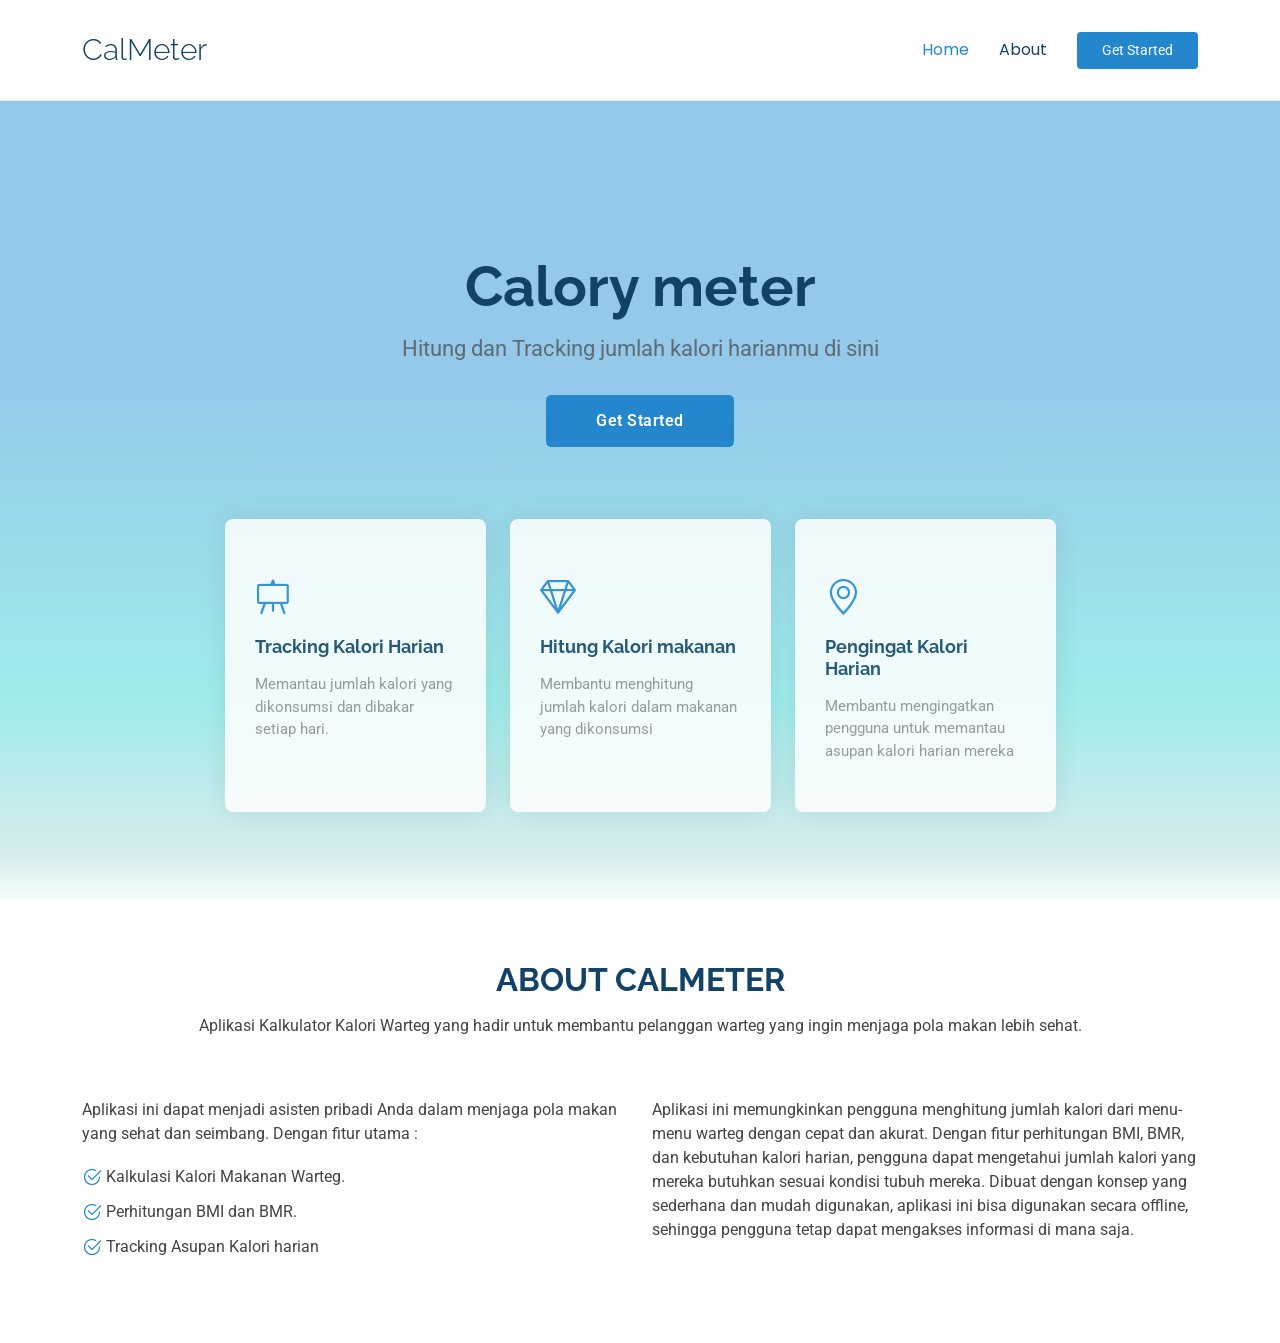
<file: index.html>
<!DOCTYPE html>
<html lang="en">

<head>
  <meta charset="utf-8">
  <meta content="width=device-width, initial-scale=1.0" name="viewport">
  <title>CalMeter</title>
  <meta name="description" content="">
  <meta name="keywords" content="">

  <!-- Favicons -->
  <link href="assets/img/favicon.png" rel="icon">
  <link href="assets/img/apple-touch-icon.png" rel="apple-touch-icon">

  <!-- Fonts -->
  <link href="https://fonts.googleapis.com" rel="preconnect">
  <link href="https://fonts.gstatic.com" rel="preconnect" crossorigin>
  <link href="https://fonts.googleapis.com/css2?family=Roboto:ital,wght@0,100;0,300;0,400;0,500;0,700;0,900;1,100;1,300;1,400;1,500;1,700;1,900&family=Poppins:ital,wght@0,100;0,200;0,300;0,400;0,500;0,600;0,700;0,800;0,900;1,100;1,200;1,300;1,400;1,500;1,600;1,700;1,800;1,900&family=Raleway:ital,wght@0,100;0,200;0,300;0,400;0,500;0,600;0,700;0,800;0,900;1,100;1,200;1,300;1,400;1,500;1,600;1,700;1,800;1,900&display=swap" rel="stylesheet">

  <!-- Vendor CSS Files -->
  <link href="assets/vendor/bootstrap/css/bootstrap.min.css" rel="stylesheet">
  <link href="assets/vendor/bootstrap-icons/bootstrap-icons.css" rel="stylesheet">
  <link href="assets/vendor/aos/aos.css" rel="stylesheet">
  <link href="assets/vendor/glightbox/css/glightbox.min.css" rel="stylesheet">
  <link href="assets/vendor/swiper/swiper-bundle.min.css" rel="stylesheet">

  <!-- Main CSS File -->
  <link href="assets/css/main.css" rel="stylesheet">

  <!-- =======================================================
  * Template Name: OnePage
  * Template URL: https://bootstrapmade.com/onepage-multipurpose-bootstrap-template/
  * Updated: Aug 07 2024 with Bootstrap v5.3.3
  * Author: BootstrapMade.com
  * License: https://bootstrapmade.com/license/
  ======================================================== -->
</head>

<body class="index-page">

  <header id="header" class="header d-flex align-items-center sticky-top">
    <div class="container-fluid container-xl position-relative d-flex align-items-center">

      <a href="index.html" class="logo d-flex align-items-center me-auto">
        <!-- Uncomment the line below if you also wish to use an image logo -->
        <!-- <img src="assets/img/logo.png" alt=""> -->
        <h1 class="sitename">CalMeter</h1>
      </a>

      <nav id="navmenu" class="navmenu">
        <ul>
          <li><a href="#hero" class="active">Home<br></a></li>
          <li><a href="#about">About</a></li>
    
         
          
        </ul>
        <i class="mobile-nav-toggle d-xl-none bi bi-list"></i>
      </nav>

      <a class="btn-getstarted" href="login.php">Get Started</a>

    </div>
  </header>

  <main class="main">

    <!-- Hero Section -->
    <section id="hero" class="hero section " style="  background: linear-gradient(to bottom, #2A93D5 35%, #3DDAD7 75%, #AED9DA 94%, #EDFAFD 100%); ">

      <!-- <img src="assets/img/hero-bg-abstract.jpg" alt="" data-aos="fade-in" class=""> -->

      <div class="container ">
        <div class="row justify-content-center" data-aos="zoom-out">
          <div class="col-xl-7 col-lg-9 text-center">
            <h1>Calory meter</h1>
            <p>Hitung dan Tracking jumlah kalori harianmu di sini</p>
          </div>
        </div>
        <div class="text-center" data-aos="zoom-out" data-aos-delay="100">
          <a href="login.php" class="btn-get-started">Get Started</a>
        </div>

        <div class="row gy-4 mt-5" style="justify-content: center; opacity: 85%;">
          <div class="col-md-6 col-lg-3" data-aos="zoom-out" data-aos-delay="100">
            <div class="icon-box">
              <div class="icon"><i class="bi bi-easel"></i></div>
              <h4 class="title"><a href="">Tracking Kalori Harian</a></h4>
              <p class="description">Memantau jumlah kalori yang dikonsumsi dan dibakar setiap hari.</p>
            </div>
          </div><!--End Icon Box -->

          <div class="col-md-6 col-lg-3" data-aos="zoom-out" data-aos-delay="200">
            <div class="icon-box">
              <div class="icon"><i class="bi bi-gem"></i></div>
              <h4 class="title"><a href="">Hitung Kalori makanan</a></h4>
              <p class="description">Membantu menghitung jumlah kalori dalam makanan yang dikonsumsi</p>
            </div>
          </div><!--End Icon Box -->

          <div class="col-md-6 col-lg-3" data-aos="zoom-out" data-aos-delay="300">
            <div class="icon-box">
              <div class="icon"><i class="bi bi-geo-alt"></i></div>
              <h4 class="title"><a href="">Pengingat Kalori Harian</a></h4>
              <p class="description">Membantu mengingatkan pengguna untuk memantau asupan kalori harian mereka</p>
            </div>
          </div><!--End Icon Box -->

          <!-- <div class="col-md-6 col-lg-3" data-aos="zoom-out" data-aos-delay="400">
            <div class="icon-box">
              <div class="icon"><i class="bi bi-command"></i></div>
              <h4 class="title"><a href="">Nemo Enim</a></h4>
              <p class="description">At vero eos et accusamus et iusto odio dignissimos ducimus qui blanditiis</p>
            </div>
          </div>End Icon Box -->

        </div>
      </div>

    </section><!-- /Hero Section -->

    <!-- About Section -->
    <section id="about" class="about section">

      <!-- Section Title -->
      <div class="container section-title" data-aos="fade-up">
        <h2>About CalMeter<br></h2>
        <p>Aplikasi Kalkulator Kalori Warteg yang hadir untuk membantu pelanggan warteg yang ingin menjaga pola makan lebih sehat. </p>
      </div><!-- End Section Title -->

      <div class="container">

        <div class="row gy-4">

          <div class="col-lg-6 content" data-aos="fade-up" data-aos-delay="100">
            <p>
              Aplikasi ini dapat menjadi asisten pribadi Anda dalam menjaga pola makan yang sehat dan seimbang.  Dengan fitur utama : 
            </p>
            <ul>
              <li><i class="bi bi-check2-circle"></i> <span>Kalkulasi Kalori Makanan Warteg.</span></li>
              <li><i class="bi bi-check2-circle"></i> <span>Perhitungan BMI dan BMR.</span></li>
              <li><i class="bi bi-check2-circle"></i> <span>Tracking Asupan Kalori harian</span></li>
            </ul>
          </div>

          <div class="col-lg-6" data-aos="fade-up" data-aos-delay="200">
            <p>Aplikasi ini memungkinkan pengguna menghitung jumlah kalori dari menu-menu warteg dengan cepat dan akurat. Dengan fitur perhitungan BMI, BMR, dan kebutuhan kalori harian, pengguna dapat mengetahui jumlah kalori yang mereka butuhkan sesuai kondisi tubuh mereka.

            Dibuat dengan konsep yang sederhana dan mudah digunakan, aplikasi ini bisa digunakan secara offline, sehingga pengguna tetap dapat mengakses informasi di mana saja. </p>
            <!-- <a href="#" class="read-more"><span>Read More</span><i class="bi bi-arrow-right"></i></a> -->
          </div>

        </div>

      </div>

    </section><!-- /About Section -->



    <!-- Team Section -->
    

    <!-- Pricing Section -->
    

   

  </main>

 
  <!-- Scroll Top -->
  <a href="#" id="scroll-top" class="scroll-top d-flex align-items-center justify-content-center"><i class="bi bi-arrow-up-short"></i></a>

  <!-- Preloader -->
  <div id="preloader"></div>

  <!-- Vendor JS Files -->
  <script src="assets/vendor/bootstrap/js/bootstrap.bundle.min.js"></script>
  <script src="assets/vendor/php-email-form/validate.js"></script>
  <script src="assets/vendor/aos/aos.js"></script>
  <script src="assets/vendor/purecounter/purecounter_vanilla.js"></script>
  <script src="assets/vendor/glightbox/js/glightbox.min.js"></script>
  <script src="assets/vendor/swiper/swiper-bundle.min.js"></script>
  <script src="assets/vendor/imagesloaded/imagesloaded.pkgd.min.js"></script>
  <script src="assets/vendor/isotope-layout/isotope.pkgd.min.js"></script>

  <!-- Main JS File -->
  <script src="assets/js/main.js"></script>

</body>

</html>
</file>
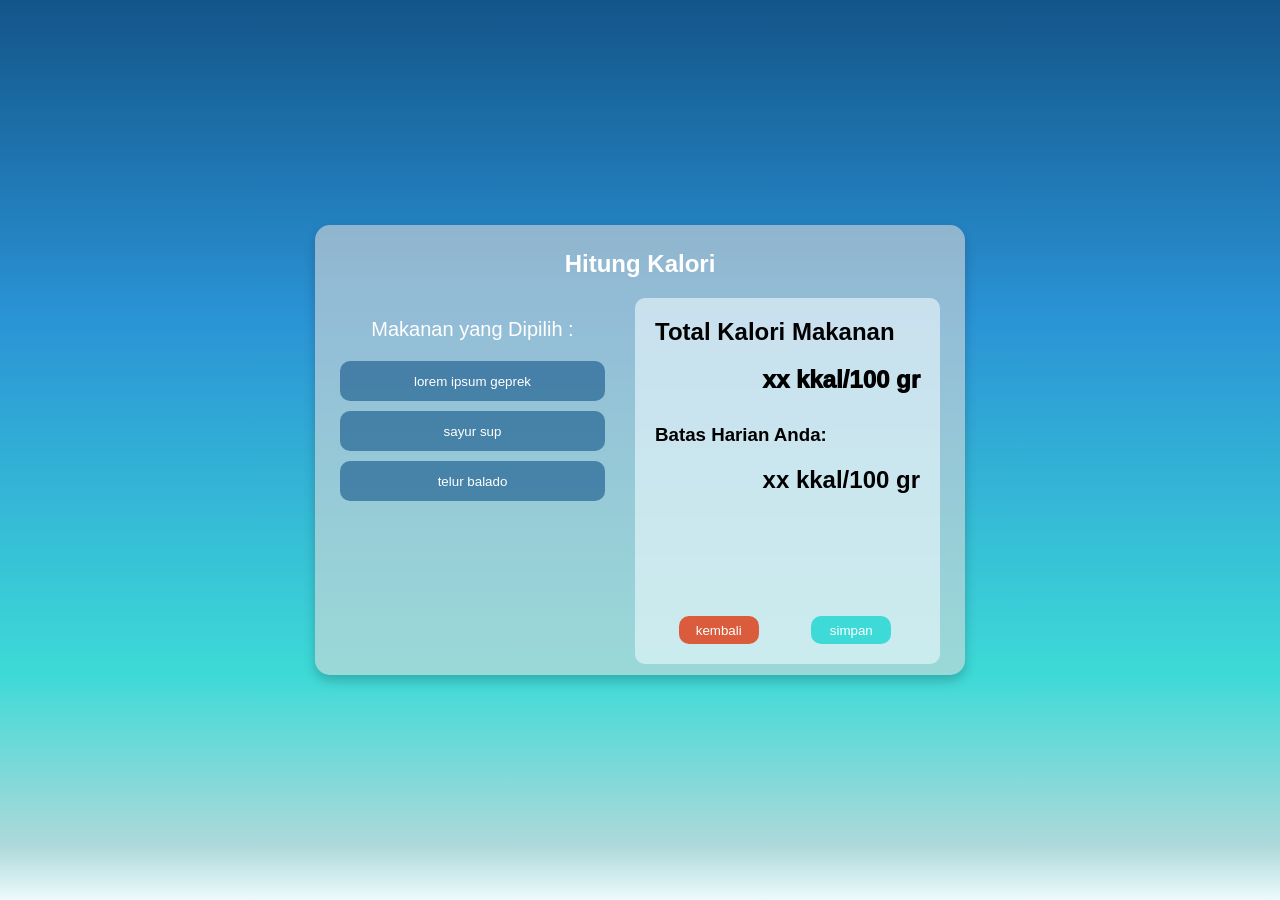
<file: hitungKalori.html>
<!DOCTYPE html>
<html lang="id">
<head>
    <meta charset="UTF-8">
    <meta name="viewport" content="width=device-width, initial-scale=1.0">
    <title>Input Makanan</title>
    <style>
        /* *{
            border-style: SOLID;
        } */
        body {
            margin: 0;
            height: 100vh;
            background: linear-gradient(to bottom, #135589 0%, #2A93D5 35%, #3DDAD7 75%, #AED9DA 94%, #EDFAFD 100%);
            display: flex;
            justify-content: center;
            align-items: center;
            color: white;
            font-family: 'Inter', sans-serif;
        }
        .container {
            background: rgba(217, 217, 217, 0.6);
            padding: 25px;
            border-radius: 15px;
            box-shadow: 0 6px 12px rgba(0, 0, 0, 0.2);
            width: 600px;
            height: 400px;
        }
        .header {
            text-align: center;
            margin-bottom: 20px;
        }
        .header h1 {
            margin: 0;
            font-size: 24px;
        }
        .search-bar {
            display: flex;
            justify-content: center;
            margin-bottom: 20px;
        }
        .search-bar input {
            width: 80%;
            padding: 10px;
            border-radius: 5px;
            border: 1px solid #ccc;
        }
        .food-list, .food-details {
            display: inline-block;
            vertical-align: top;
            color: black;
        }
        .food-list {
            width: 45%;
            height: 350PX;
            margin-right: 5%;
        }
        .food-list button {
            display: block;
            width: 100%;
            padding: 10px;
            margin-bottom: 10px;
            border: none;
            border-radius: 10px;
            background-color: rgb(19, 85, 137, 0.6);
            color: white;
            cursor: pointer;
            height: 40px;
        }
        .food-details {
            width: 45%;
           height: fit-content;
            background-color: rgb(237, 250, 253, 0.6);
            padding: 20px;
            border-radius: 10px;
            
        }
        .food-details h2 {
            margin-top: 0;
        }
        .food-details .calories {
            font-size: 24px;
            font-weight: 1000;
            margin: 20px 0;
            display: flex;
            justify-content: end;
            margin-bottom: 30px;
        }
   
        .food-details button {
            width: 48%;
            padding: 10px;
            border: none;
            border-radius: 5px;
            cursor:auto;
        }
        .food-details .kembali {
            background-color: #DA5C3D;
            color: white;
            display: flex;
            align-items: center;
            justify-content: center;
          max-height: 28px;
          max-width: 80px;
          margin-right: 5px;
           
          border-radius: 10px;

        }
        .food-details .simpan {
            background-color: #3DDAD7;
            color: white;
            display: flex;
            align-items: center;
            justify-content: center;
          max-height: 28px;
          max-width: 80px;
          margin-right: 5px;
           
          border-radius: 10px; 
        }
        p{
            font-size: 20px;
            display: flex;
            justify-content: center;
            color: white;
        }
    </style>
</head>
<body>
    <div class="container">
        <div class="header">
            <h1>Hitung Kalori</h1>
        </div>
        
        <div style="display: flex; flex-flow: row;">
        <div class="food-list">
            <p>Makanan yang Dipilih :</p>
            <button>lorem ipsum geprek</button>
            <button>sayur sup</button>
            <button>telur balado</button>
           
        </div>
        <div class="food-details">
            <h2>Total Kalori Makanan</h2>
            <div class="calories">xx kkal/100 gr</div>
            <h3>Batas Harian Anda:</h3>
            <div class="calories" style="   font-weight: 700;">xx kkal/100 gr</div>
            <div style="display: flex; justify-content: space-around; align-items: end; height: 120px;">
                <button class="kembali">kembali</button>
                <button class="simpan">simpan</button>
            </div>
            
        </div>
        </div>
       
    </div>
   
</body>
</html>
</file>
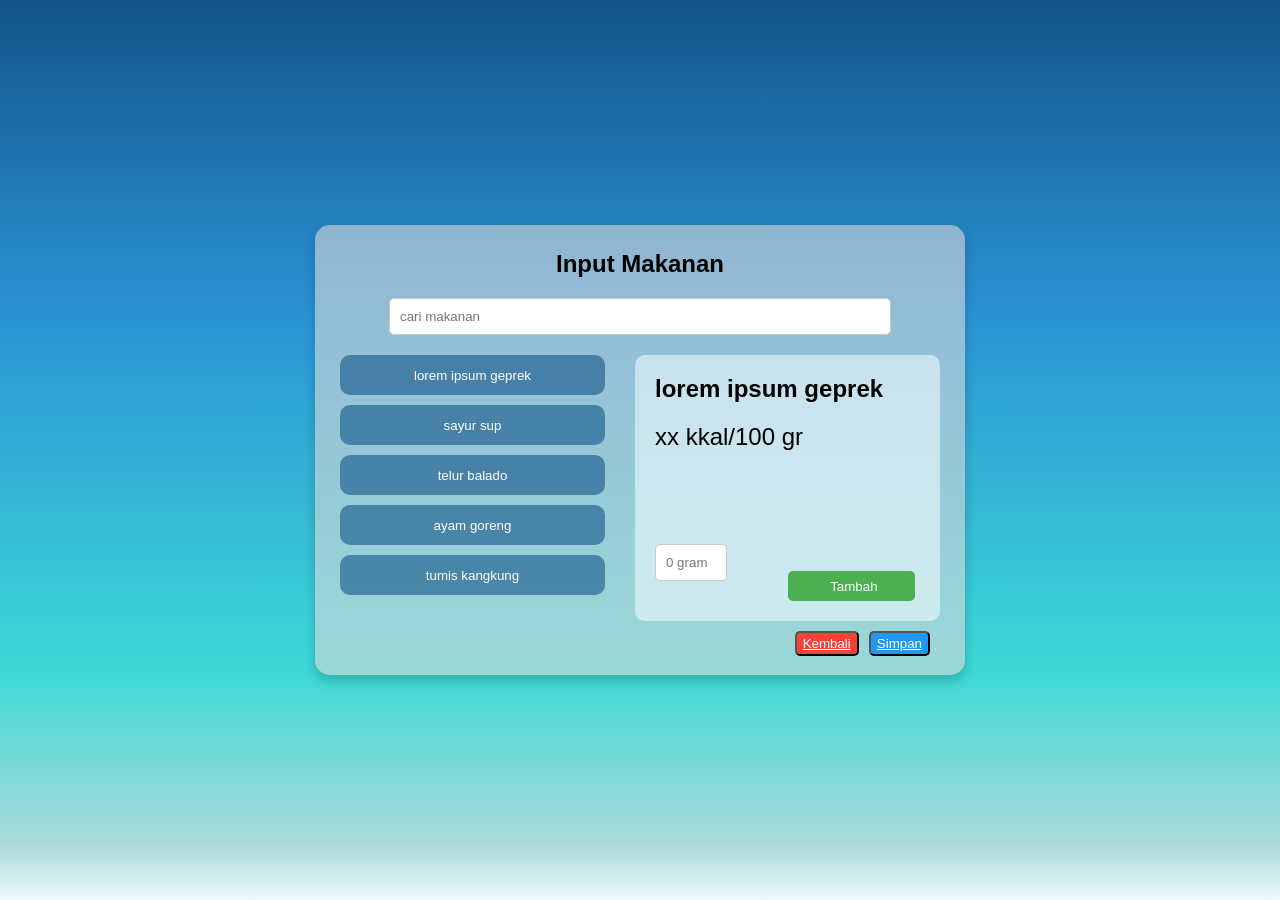
<file: inputmakan.html>
<!DOCTYPE html>
<html lang="id">
<head>
    <meta charset="UTF-8">
    <meta name="viewport" content="width=device-width, initial-scale=1.0">
    <title>Input Makanan</title>
    <style>
        /* *{
            border-style: SOLID;
        } */
        body {
            margin: 0;
            height: 100vh;
            background: linear-gradient(to bottom, #135589 0%, #2A93D5 35%, #3DDAD7 75%, #AED9DA 94%, #EDFAFD 100%);
            display: flex;
            justify-content: center;
            align-items: center;
            font-family: 'Inter', sans-serif;
        }
        .container {
            background: rgba(217, 217, 217, 0.6);
            padding: 25px;
            border-radius: 15px;
            box-shadow: 0 6px 12px rgba(0, 0, 0, 0.2);
            width: 600px;
            height: 400px;
        }
        .header {
            text-align: center;
            margin-bottom: 20px;
        }
        .header h1 {
            margin: 0;
            font-size: 24px;
        }
        .search-bar {
            display: flex;
            justify-content: center;
            margin-bottom: 20px;
        }
        .search-bar input {
            width: 80%;
            padding: 10px;
            border-radius: 5px;
            border: 1px solid #ccc;
        }
        .food-list, .food-details {
            display: inline-block;
            vertical-align: top;
        }
        .food-list {
            width: 45%;
      
            margin-right: 5%;
        }
        .food-list button {
            display: block;
            width: 100%;
            padding: 10px;
            margin-bottom: 10px;
            border: none;
            border-radius: 10px;
            background-color: rgb(19, 85, 137, 0.6);
            color: white;
            cursor: pointer;
            height: 40px;
        }
        .food-details {
            width: 45%;
            
            background-color: rgb(237, 250, 253, 0.6);
            padding: 20px;
            border-radius: 10px;
            
        }
        .food-details h2 {
            margin-top: 0;
        }
        .food-details .calories {
            font-size: 24px;
            margin: 20px 0;
        }
        .food-details input {
            width: 100%;
            padding: 10px;
            margin-bottom: 20px;
            border-radius: 5px;
            border: 1px solid #ccc;
        }
        .food-details button {
            width: 48%;
            padding: 10px;
            border: none;
            border-radius: 5px;
            cursor: pointer;
        }
        .food-details .add-button {
            background-color: #4caf50;
            color: white;
            display: flex;
            align-items: center;
            justify-content: center;
          max-height: 30px;
          margin-right: 5px;
          padding-left: 15px;   
        }
        .save-button {
            background-color: #2196f3;
            color: white;
            margin-right: 10px; margin-top: 10px;
    
            height: 25px;
            border-radius: 5px;
        }
       .cancel-button {
            background-color: #f44336;
            color: white;
            margin-right: 10px; margin-top: 10px;
            /* border: 0cap; */
            height: 25px;
            border-radius: 5px;
        }
        .input{
          display: flex;
          max-width: 50px;
        }
    </style>
</head>
<body>
    <div class="container">
        <div class="header">
            <h1>Input Makanan</h1>
        </div>
        <div class="search-bar">
            <input type="text" placeholder="cari makanan">
        </div>
        <div style="display: flex; flex-flow: row;">
        <div class="food-list">
            <button>lorem ipsum geprek</button>
            <button>sayur sup</button>
            <button>telur balado</button>
            <button>ayam goreng</button>
            <button>tumis kangkung</button>
        </div>
        <div class="food-details">
            <h2>lorem ipsum geprek</h2>
            <div class="calories">xx kkal/100 gr</div>
            <div style="display: flex; justify-content: space-between; align-items: end; height: 130px;">
                <input class="input" type="text" placeholder="0 gram">
                <button class="add-button">Tambah</button>
            </div>
            
        </div>
        </div>
        <div style=" display: flex; justify-content: end; "> 
            <button class="cancel-button" ><a href="Dashboard.html" style="color: #fff;">Kembali</a></button>
            <button class="save-button" ><a href="profile.php" style="color: #fff;">Simpan</a></button>
        </div>
    </div>
   
</body>
</html>
</file>
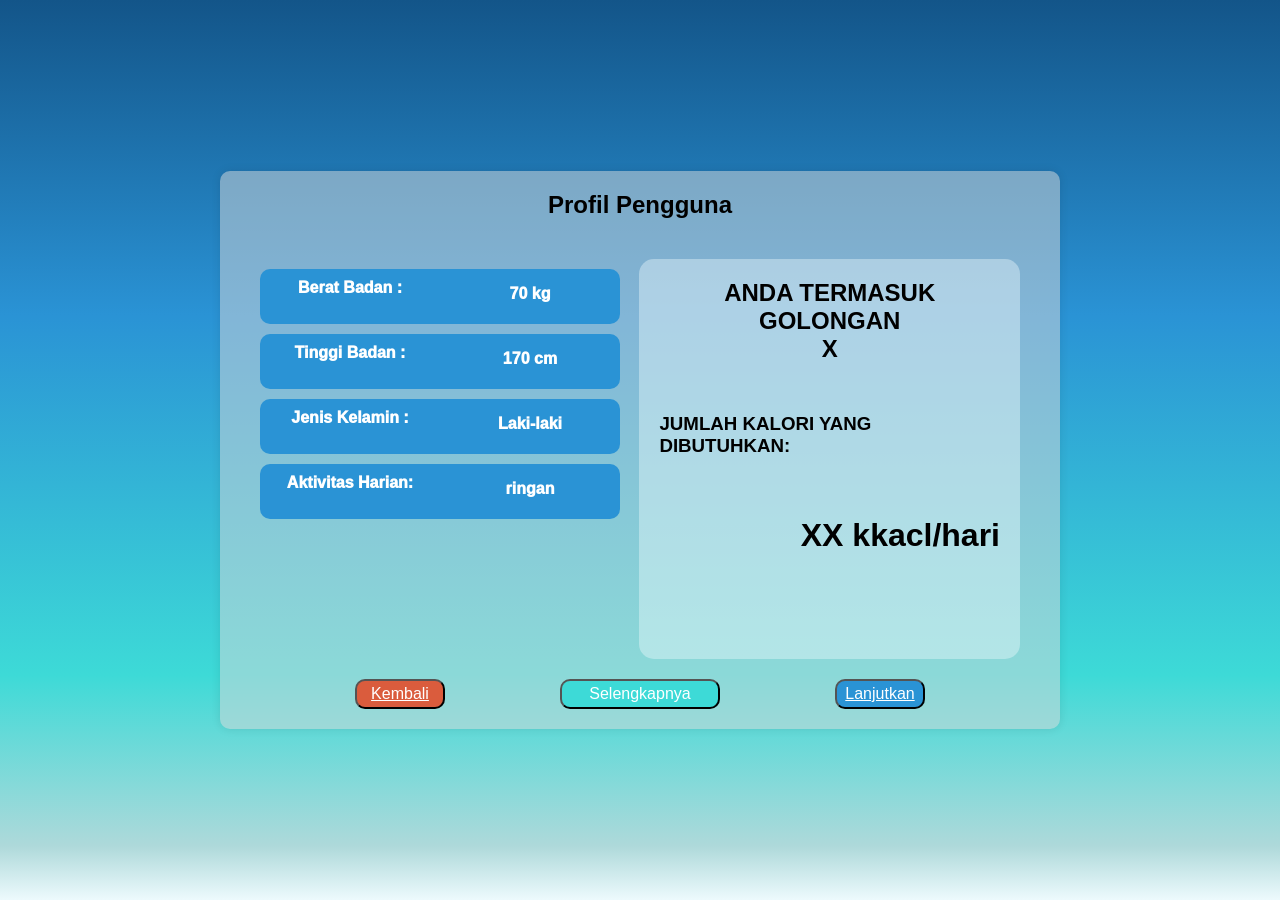
<file: profile.html>
<!DOCTYPE html>
<html lang="id">
<head>
    <meta charset="UTF-8">
    <meta name="viewport" content="width=device-width, initial-scale=1.0">
    <title>Profil Pengguna</title>
    <style>
        /* *{
            border-style: solid;
        } */
        body {
            margin: 0;
            height: 100vh;
            background: linear-gradient(to bottom, #135589 0%, #2A93D5 35%, #3DDAD7 75%, #AED9DA 94%, #EDFAFD 100%);
            display: flex;
            justify-content: center;
            align-items: center;
            
            font-family: 'Inter', sans-serif;
        }
        .container {
            background-color: rgb(217, 217, 217,0.5);
            border-radius: 10px;
            box-shadow: 0 0 10px rgba(0, 0, 0, 0.1);
            width: 800px;
            padding: 20px;
            
        }
        .header {
            text-align: center;
            margin-bottom: 20px;
        }
        .header h1 {
            margin: 0;
            font-size: 24px;
        }
        .profile-details {
            /* background-color: #e0f2f1; */
            padding: 20px;
            border-radius: 10px;
            display: flex;
            flex-flow: row;
            height: 400px;
            width: 760px;
        }
        .profile-details h2 {
            margin-top: 0;
            text-align: center;
           
        }
        .detail-item {
            margin: 10px 0;
            margin-bottom: 8px;
            display: flex;
            flex-direction: row;
            background-color: #2A93D5;
            width: 360px;
           color: #fff;
            border-radius: 10px;
            height: 55px;
        }
        .detail-item span {
            font-weight: 1000;
            width: 200px;
            display: flex;
            justify-content: center;
            padding-top: 10px;
        }
        .detail-item p {
            font-weight: 1000;
            width: 200px;
            height: max-content;
            display: flex;
            justify-content: center;
        }
        button {
            height: 30px;
            width: 90px;
            font-size: medium;
            border-radius: 10px;
            color: white;
        }
        .menu {
            background-color: #DA5C3D;
        }
        .selengkapnya {
            background-color: #3DDAD7;
            width: 160px;
        }
        .selanjutnya{
            background-color: #2A93D5;
        }

       
    </style>
</head>
<body>
    <div class="container">
        <div class="header">
            <h1>Profil Pengguna</h1>
        </div>
        <div class="profile-details" >
            <div style="width: 400px;">
           
            <div class="detail-item">
                <span>Berat Badan   :</span> <p>70 kg</p>
            </div>
            <div class="detail-item">
                <span>Tinggi Badan  :</span> <p>170 cm</p>
            </div>
            <div class="detail-item">
                <span>Jenis Kelamin :</span> <p>Laki-laki</p>
            </div>
            <div class="detail-item">
                <span>Aktivitas Harian:</span> <p>ringan
                </div></p>
          
        </div>
        <div style="background-color: rgb(237, 250, 253,0.4); border-radius: 15px; padding: 20px;">
            <h2 style="margin-bottom:50px ;">ANDA TERMASUK GOLONGAN <div>X</div></h2>
            <h3 style="margin-bottom:60px ;">JUMLAH KALORI YANG DIBUTUHKAN: </h3>
            <H1 style="display: flex; justify-content: end;">XX kkacl/hari</H1>
        </div>
           
        </div>
        <div style="display: flex; justify-content:space-evenly;" >
            <button class="menu"><a href="Dashboard.html" style="color: #fff;">Kembali</a></button>
            <button class="selengkapnya">Selengkapnya</button>
            <button class="selanjutnya"><a href="output.html" style="color: #fff;">Lanjutkan</a></button>
        </div>
    </div>
</body>
</html>
</file>
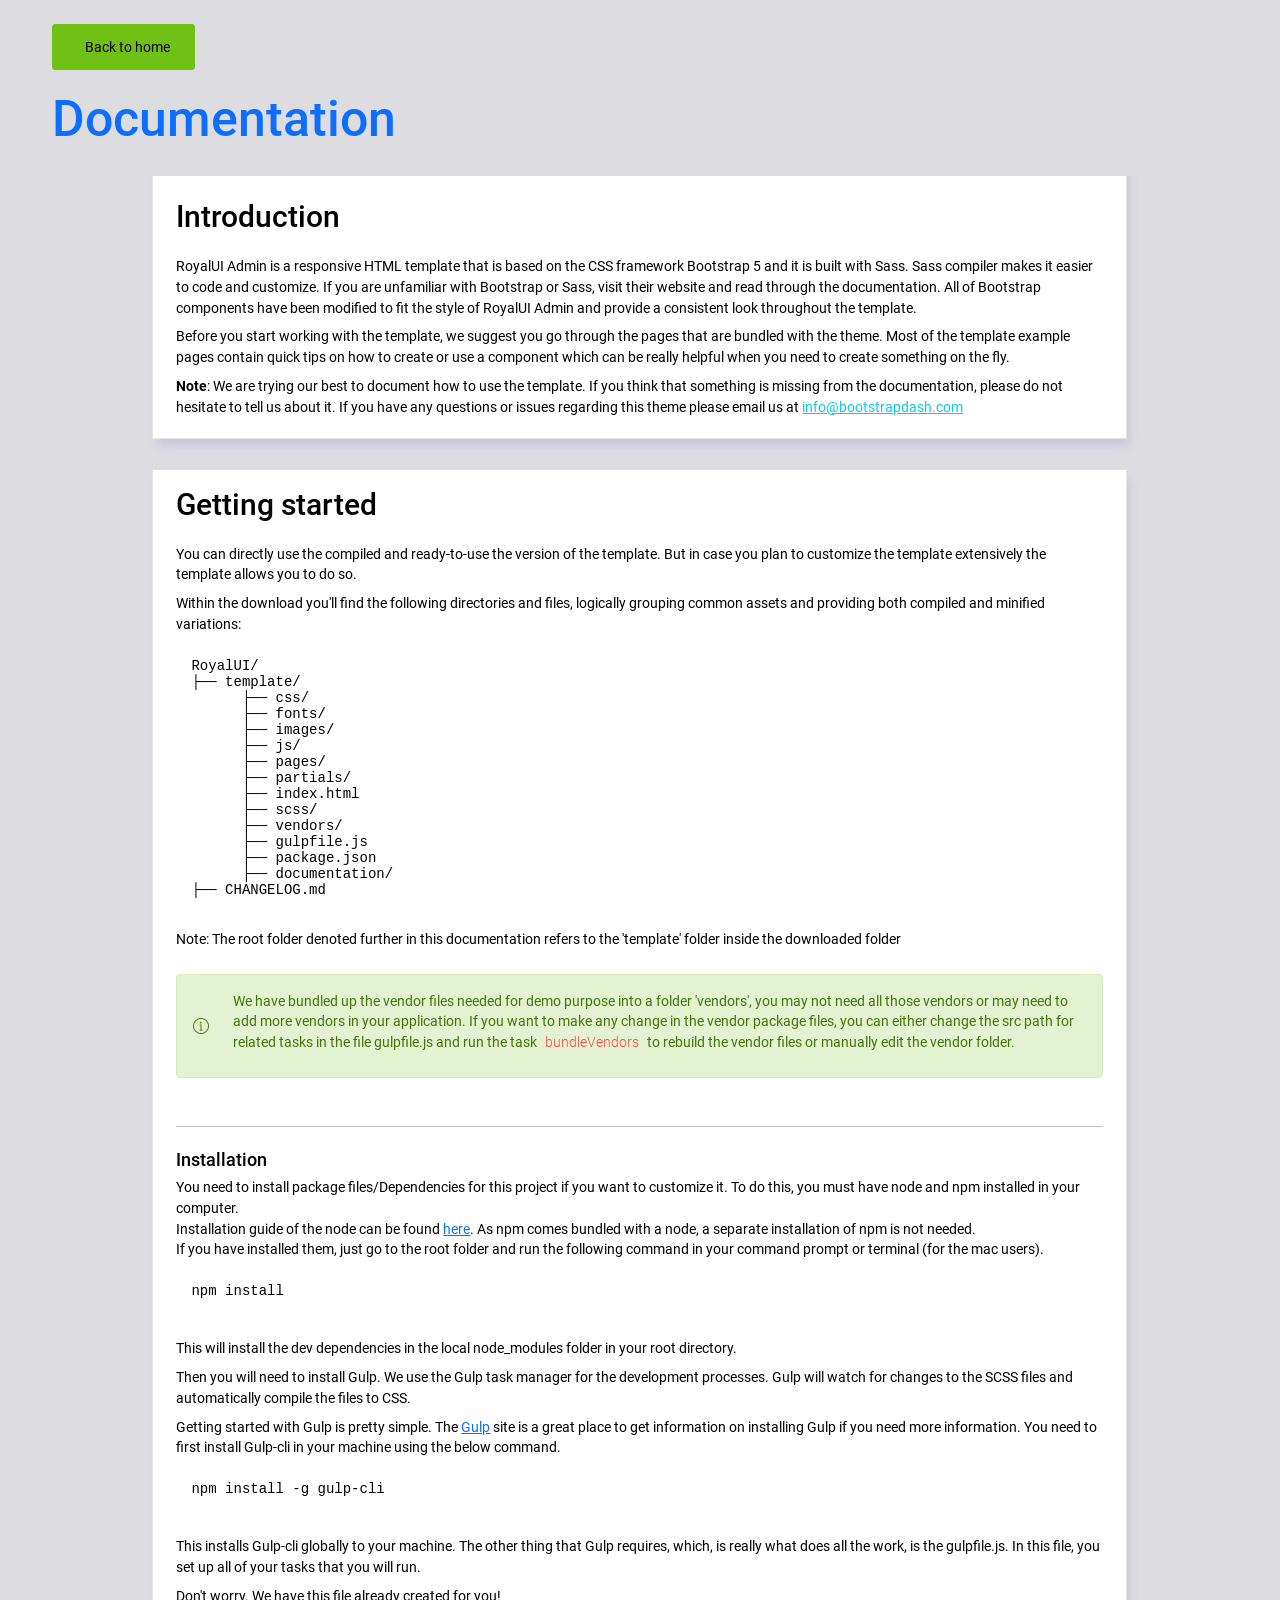
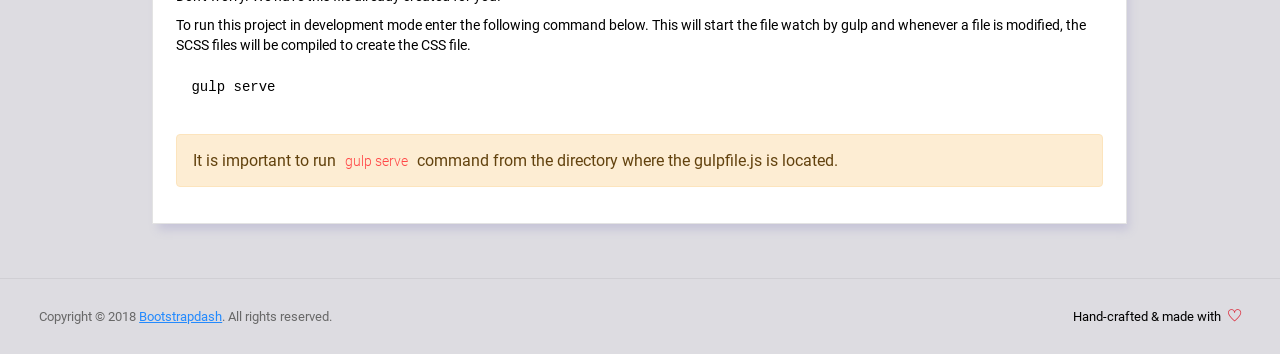
<file: documentation/documentation.html>
<!DOCTYPE html>
<html lang="en">

<head>
  <!-- Required meta tags -->
  <meta charset="utf-8">
  <meta name="viewport" content="width=device-width, initial-scale=1, shrink-to-fit=no">
  <title>RoyalUI Admin Dashboard</title>
  <!-- plugins:css -->
  <link rel="stylesheet" href="../vendors/ti-icons/css/themify-icons.css">
  <link rel="stylesheet" href="../vendors/base/vendor.bundle.base.css">
  <!-- endinject -->
  <!-- plugin css for this page -->
  <!-- End plugin css for this page -->
  <!-- inject:css -->
  <link rel="stylesheet" href="../css/style.css">
  <!-- endinject -->
  <link rel="shortcut icon" href="../images/favicon.png" />
</head>

<body>
  <div class="container-scroller">
    <div class="container-fluid page-body-wrapper full-page-wrapper">
      <div class="main-panel w-100  documentation">
        <div class="content-wrapper">
          <div class="container-fluid">
            <div class="row">
              <div class="col-12 doc-header">
                <a class="btn btn-success" href="../index.html"><i class="mdi mdi-home me-2"></i>Back to home</a>
                <h1 class="text-primary mt-4">Documentation</h1>
              </div>
            </div>
            <div class="row doc-content">
              <div class="col-12 col-md-10 offset-md-1">
                <div class="col-12 grid-margin" id="doc-intro">
                    <div class="card">
                        <div class="card-body">
                            <h3 class="mb-4 mt-4">Introduction</h3>
                            <p>RoyalUI Admin is a responsive HTML template that is based on the CSS framework Bootstrap 5 and it is built with Sass. Sass compiler makes it easier to code and customize. If you are unfamiliar with Bootstrap or Sass, visit their
                                website and read through the documentation. All of Bootstrap components have been modified to fit the style of RoyalUI Admin and provide a consistent look throughout the template.</p>
                            <p>Before you start working with the template, we suggest you go through the pages that are bundled with the theme. Most of the template example pages contain quick tips on how to create or use a component which can
                                be really helpful when you need to create something on the fly.</p>
                            <p class="d-inline"><strong>Note</strong>: We are trying our best to document how to use the template. If you think that something is missing from the documentation, please do not hesitate to tell us about it. If you have any questions or issues regarding this theme please email us at <a class="d-inline text-info" href="mailto:info@bootstrapdash.com">info@bootstrapdash.com</a></p>
                        </div>
                    </div>
                </div>
                <div class="col-12 grid-margin" id="doc-started">
                    <div class="card">
                        <div class="card-body">
                            <h3 class="mb-4">Getting started</h3>
                            <p>You can directly use the compiled and ready-to-use the version of the template. But in case you plan to customize the template extensively the template allows you to do so.</p>
                            <p>Within the download you'll find the following directories and files, logically grouping common assets and providing both compiled and minified variations:</p>
                            <pre>
RoyalUI/
├── template/
      ├── css/
      ├── fonts/
      ├── images/
      ├── js/
      ├── pages/
      ├── partials/
      ├── index.html
      ├── scss/
      ├── vendors/
      ├── gulpfile.js
      ├── package.json                           
      ├── documentation/
├── CHANGELOG.md</pre>
                            <p class="mt-1">Note: The root folder denoted further in this documentation refers to the 'template' folder inside the downloaded folder</p>
                            <div class="alert alert-success mt-4 d-flex align-items-center" role="alert">
                              <i class="ti-info-alt me-4"></i>
                              <p>We have bundled up the vendor files needed for demo purpose into a folder 'vendors', you may not need all those vendors or may need to add more vendors in your application. If you want to make any change in the vendor package files, you can either change the src path for related tasks in the file gulpfile.js and run the task <code> bundleVendors </code> to rebuild the vendor files or manually edit the vendor folder.</p>
                            </div>
                            <hr class="mt-5">
                            <h4 class="mt-4">Installation</h4>
                            <p class="mb-0">
                              You need to install package files/Dependencies for this project if you want to customize it. To do this, you must have <span class="font-weight-bold">node and npm</span> installed in your computer.
                            </p>
                            <p class="mb-0">Installation guide of the node can be found <a href="https://nodejs.org/en/">here</a>. As npm comes bundled with a node, a separate installation of npm is not needed.</p>
                            <p>
                                If you have installed them, just go to the root folder and run the following command in your command prompt or terminal (for the mac users).
                            </p>
                            <pre class="shell-mode">
npm install</pre>
                            <p class="mt-4">
                              This will install the dev dependencies in the local <span class="font-weight-bold">node_modules</span> folder in your root directory.
                            </p>
                            <p class="mt-2">
                              Then you will need to install <span class="font-weight-bold">Gulp</span>. We use the Gulp task manager for the development processes. Gulp will watch for changes to the SCSS files and automatically compile the files to CSS.
                            </p>
                            <p>Getting started with Gulp is pretty simple. The <a href="https://gulpjs.com/" target="_blank">Gulp</a> site is a great place to get information on installing Gulp if you need more information. You need to first install Gulp-cli in your machine using the below command.</p>
                            <pre class="shell-mode">
npm install -g gulp-cli</pre>
                            <p class="mt-4">This installs Gulp-cli globally to your machine. The other thing that Gulp requires, which, is really what does all the work, is the gulpfile.js. In this file, you set up all of your tasks that you will run.</p>
                            <p>Don't worry. We have this file already created for you!</p>
                            <p>To run this project in development mode enter the following command below. This will start the file watch by gulp and whenever a file is modified, the SCSS files will be compiled to create the CSS file.</p>
<pre class="shell-mode">
gulp serve</pre>           
                            <div class="alert alert-warning mt-4" role="alert">
                              <i class="ti-info-alt-outline"></i>It is important to run <code>gulp serve</code> command from the directory where the gulpfile.js is located.
                            </div>
                        </div>
                    </div>
                </div>
              </div>
            </div>
          </div>
        </div>
        <!-- partial:../partials/_footer.html -->

        <footer class="footer">
          <div class="d-sm-flex justify-content-center justify-content-sm-between">
            <span class="text-muted text-center text-sm-left d-block d-sm-inline-block">Copyright © 2018 <a href="https://www.bootstrapdash.com/" target="_blank">Bootstrapdash</a>. All rights reserved.</span>
            <span class="float-none float-sm-right d-block mt-1 mt-sm-0 text-center">Hand-crafted & made with <i class="ti-heart text-danger ms-1"></i></span>
          </div>
        </footer>

        <!-- partial -->
      </div>
    </div>
  </div>
<!-- plugins:js -->
<script src="../vendors/base/vendor.bundle.base.js"></script>
<!-- endinject -->
<!-- inject:js -->
<script src="../js/off-canvas.js"></script>
<script src="../js/hoverable-collapse.js"></script>
<script src="../js/template.js"></script>
<script src="../js/todolist.js"></script>
<!-- endinject -->
<!-- Custom js for this page-->
<script src="../js/documentation.js"></script> 
<!-- End custom js for this page-->
</body>

</html>
</file>
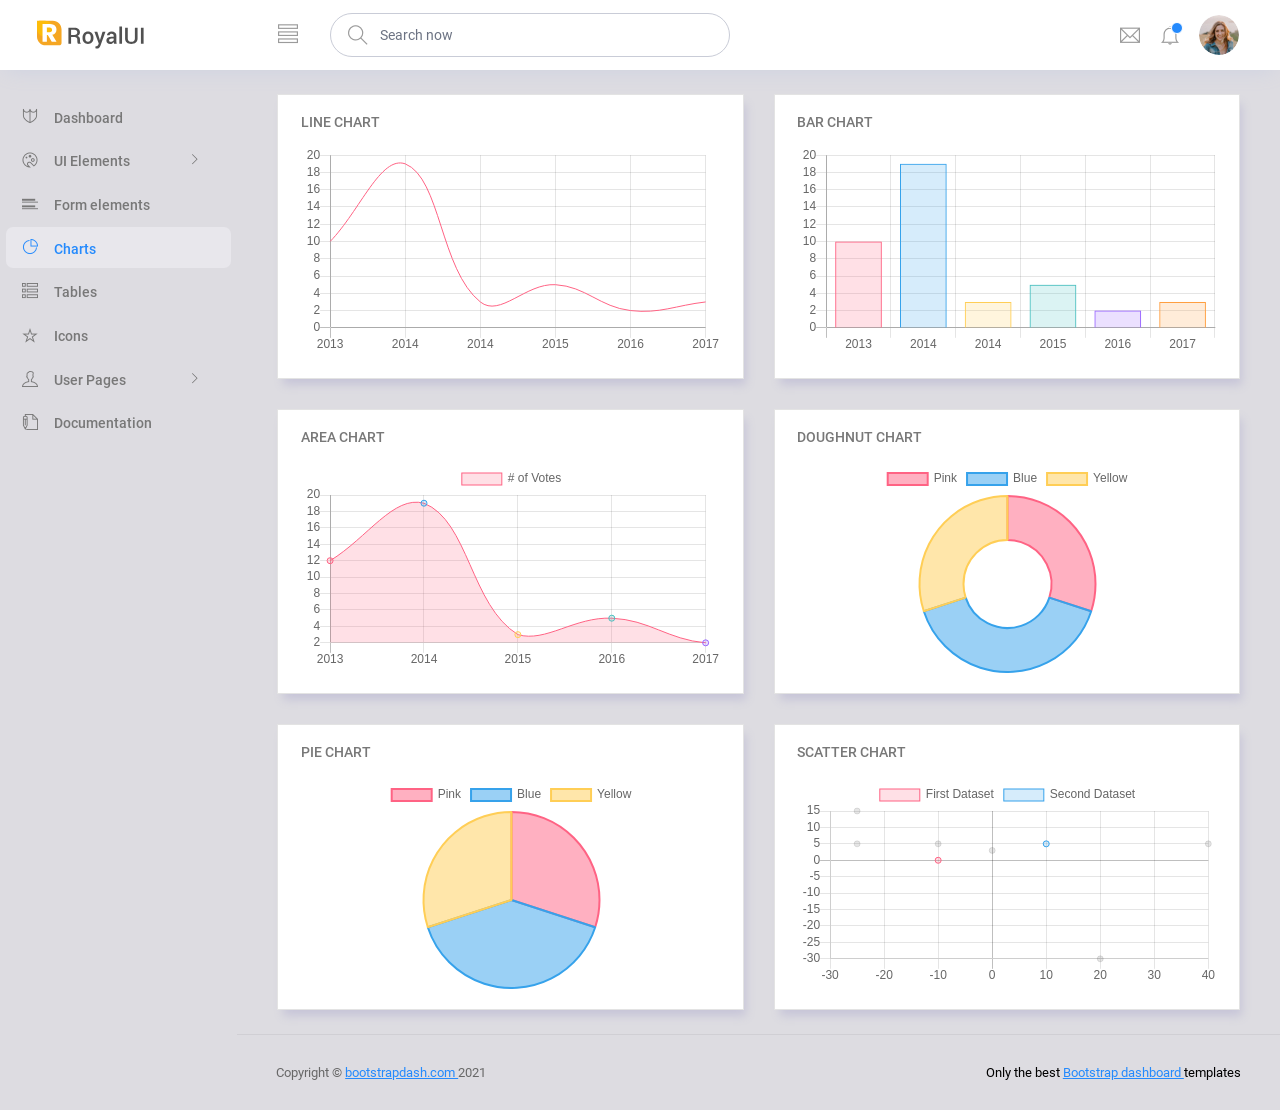
<file: pages/charts/chartjs.html>
<!DOCTYPE html>
<html lang="en">

<head>
  <!-- Required meta tags -->
  <meta charset="utf-8">
  <meta name="viewport" content="width=device-width, initial-scale=1, shrink-to-fit=no">
  <title>RoyalUI Admin</title>
  <!-- plugins:css -->
  <link rel="stylesheet" href="../../vendors/ti-icons/css/themify-icons.css">
  <link rel="stylesheet" href="../../vendors/base/vendor.bundle.base.css">
  <!-- endinject -->
  <!-- inject:css -->
  <link rel="stylesheet" href="../../css/style.css">
  <!-- endinject -->
  <link rel="shortcut icon" href="../../images/favicon.png" />
</head>

<body>
  <div class="container-scroller">
    <!-- partial:../../partials/_navbar.html -->
    <nav class="navbar col-lg-12 col-12 p-0 fixed-top d-flex flex-row">
      <div class="text-center navbar-brand-wrapper d-flex align-items-center justify-content-center">
        <a class="navbar-brand brand-logo me-5" href="../../index.html"><img src="../../images/logo.svg" class="me-2" alt="logo"/></a>
        <a class="navbar-brand brand-logo-mini" href="../../index.html"><img src="../../images/logo-mini.svg" alt="logo"/></a>
      </div>
      <div class="navbar-menu-wrapper d-flex align-items-center justify-content-end">
        <button class="navbar-toggler navbar-toggler align-self-center" type="button" data-toggle="minimize">
          <span class="ti-view-list"></span>
        </button>
        <ul class="navbar-nav mr-lg-2">
          <li class="nav-item nav-search d-none d-lg-block">
            <div class="input-group">
              <div class="input-group-prepend hover-cursor" id="navbar-search-icon">
                <span class="input-group-text" id="search">
                  <i class="ti-search"></i>
                </span>
              </div>
              <input type="text" class="form-control" id="navbar-search-input" placeholder="Search now" aria-label="search" aria-describedby="search">
            </div>
          </li>
        </ul>
        <ul class="navbar-nav navbar-nav-right">
          <li class="nav-item dropdown me-1">
            <a class="nav-link count-indicator dropdown-toggle d-flex justify-content-center align-items-center" id="messageDropdown" href="#" data-bs-toggle="dropdown">
              <i class="ti-email mx-0"></i>
            </a>
            <div class="dropdown-menu dropdown-menu-right navbar-dropdown" aria-labelledby="messageDropdown">
              <p class="mb-0 font-weight-normal float-left dropdown-header">Messages</p>
              <a class="dropdown-item">
                <div class="item-thumbnail">
                    <img src="../../images/faces/face4.jpg" alt="image" class="profile-pic">
                </div>
                <div class="item-content flex-grow">
                  <h6 class="ellipsis font-weight-normal">David Grey
                  </h6>
                  <p class="font-weight-light small-text text-muted mb-0">
                    The meeting is cancelled
                  </p>
                </div>
              </a>
              <a class="dropdown-item">
                <div class="item-thumbnail">
                    <img src="../../images/faces/face2.jpg" alt="image" class="profile-pic">
                </div>
                <div class="item-content flex-grow">
                  <h6 class="ellipsis font-weight-normal">Tim Cook
                  </h6>
                  <p class="font-weight-light small-text text-muted mb-0">
                    New product launch
                  </p>
                </div>
              </a>
              <a class="dropdown-item">
                <div class="item-thumbnail">
                    <img src="../../images/faces/face3.jpg" alt="image" class="profile-pic">
                </div>
                <div class="item-content flex-grow">
                  <h6 class="ellipsis font-weight-normal"> Johnson
                  </h6>
                  <p class="font-weight-light small-text text-muted mb-0">
                    Upcoming board meeting
                  </p>
                </div>
              </a>
            </div>
          </li>
          <li class="nav-item dropdown">
            <a class="nav-link count-indicator dropdown-toggle" id="notificationDropdown" href="#" data-bs-toggle="dropdown">
              <i class="ti-bell mx-0"></i>
              <span class="count"></span>
            </a>
            <div class="dropdown-menu dropdown-menu-right navbar-dropdown" aria-labelledby="notificationDropdown">
              <p class="mb-0 font-weight-normal float-left dropdown-header">Notifications</p>
              <a class="dropdown-item">
                <div class="item-thumbnail">
                  <div class="item-icon bg-success">
                    <i class="ti-info-alt mx-0"></i>
                  </div>
                </div>
                <div class="item-content">
                  <h6 class="font-weight-normal">Application Error</h6>
                  <p class="font-weight-light small-text mb-0 text-muted">
                    Just now
                  </p>
                </div>
              </a>
              <a class="dropdown-item">
                <div class="item-thumbnail">
                  <div class="item-icon bg-warning">
                    <i class="ti-settings mx-0"></i>
                  </div>
                </div>
                <div class="item-content">
                  <h6 class="font-weight-normal">Settings</h6>
                  <p class="font-weight-light small-text mb-0 text-muted">
                    Private message
                  </p>
                </div>
              </a>
              <a class="dropdown-item">
                <div class="item-thumbnail">
                  <div class="item-icon bg-info">
                    <i class="ti-user mx-0"></i>
                  </div>
                </div>
                <div class="item-content">
                  <h6 class="font-weight-normal">New user registration</h6>
                  <p class="font-weight-light small-text mb-0 text-muted">
                    2 days ago
                  </p>
                </div>
              </a>
            </div>
          </li>
          <li class="nav-item nav-profile dropdown">
            <a class="nav-link dropdown-toggle" href="#" data-bs-toggle="dropdown" id="profileDropdown">
              <img src="../../images/faces/face28.jpg" alt="profile"/>
            </a>
            <div class="dropdown-menu dropdown-menu-right navbar-dropdown" aria-labelledby="profileDropdown">
              <a class="dropdown-item">
                <i class="ti-settings text-primary"></i>
                Settings
              </a>
              <a class="dropdown-item">
                <i class="ti-power-off text-primary"></i>
                Logout
              </a>
            </div>
          </li>
        </ul>
        <button class="navbar-toggler navbar-toggler-right d-lg-none align-self-center" type="button" data-toggle="offcanvas">
          <span class="ti-view-list"></span>
        </button>
      </div>
    </nav>
    <!-- partial -->
    <div class="container-fluid page-body-wrapper">
      <!-- partial:../../partials/_sidebar.html -->
      <nav class="sidebar sidebar-offcanvas" id="sidebar">
        <ul class="nav">
          <li class="nav-item">
            <a class="nav-link" href="../../index.html">
              <i class="ti-shield menu-icon"></i>
              <span class="menu-title">Dashboard</span>
            </a>
          </li>
          <li class="nav-item">
            <a class="nav-link" data-bs-toggle="collapse" href="#ui-basic" aria-expanded="false" aria-controls="ui-basic">
              <i class="ti-palette menu-icon"></i>
              <span class="menu-title">UI Elements</span>
              <i class="menu-arrow"></i>
            </a>
            <div class="collapse" id="ui-basic">
              <ul class="nav flex-column sub-menu">
                <li class="nav-item"> <a class="nav-link" href="../../pages/ui-features/buttons.html">Buttons</a></li>
                <li class="nav-item"> <a class="nav-link" href="../../pages/ui-features/typography.html">Typography</a></li>
              </ul>
            </div>
          </li>
          <li class="nav-item">
            <a class="nav-link" href="../../pages/forms/basic_elements.html">
              <i class="ti-layout-list-post menu-icon"></i>
              <span class="menu-title">Form elements</span>
            </a>
          </li>
          <li class="nav-item">
            <a class="nav-link" href="../../pages/charts/chartjs.html">
              <i class="ti-pie-chart menu-icon"></i>
              <span class="menu-title">Charts</span>
            </a>
          </li>
          <li class="nav-item">
            <a class="nav-link" href="../../pages/tables/basic-table.html">
              <i class="ti-view-list-alt menu-icon"></i>
              <span class="menu-title">Tables</span>
            </a>
          </li>
          <li class="nav-item">
            <a class="nav-link" href="../../pages/icons/themify.html">
              <i class="ti-star menu-icon"></i>
              <span class="menu-title">Icons</span>
            </a>
          </li>
          <li class="nav-item">
            <a class="nav-link" data-bs-toggle="collapse" href="#auth" aria-expanded="false" aria-controls="auth">
              <i class="ti-user menu-icon"></i>
              <span class="menu-title">User Pages</span>
              <i class="menu-arrow"></i>
            </a>
            <div class="collapse" id="auth">
              <ul class="nav flex-column sub-menu">
                <li class="nav-item"> <a class="nav-link" href="../../pages/samples/login.html"> Login </a></li>
                <li class="nav-item"> <a class="nav-link" href="../../pages/samples/login-2.html"> Login 2 </a></li>
                <li class="nav-item"> <a class="nav-link" href="../../pages/samples/register.html"> Register </a></li>
                <li class="nav-item"> <a class="nav-link" href="../../pages/samples/register-2.html"> Register 2 </a></li>
                <li class="nav-item"> <a class="nav-link" href="../../pages/samples/lock-screen.html"> Lockscreen </a></li>
              </ul>
            </div>
          </li>
          <li class="nav-item">
            <a class="nav-link" href="../../documentation/documentation.html">
              <i class="ti-write menu-icon"></i>
              <span class="menu-title">Documentation</span>
            </a>
          </li>
        </ul>
      </nav>
      <!-- partial -->
      <div class="main-panel">
        <div class="content-wrapper">
          <div class="row">
            <div class="col-lg-6 grid-margin stretch-card">
              <div class="card">
                <div class="card-body">
                  <h4 class="card-title">Line chart</h4>
                  <canvas id="lineChart"></canvas>
                </div>
              </div>
            </div>
            <div class="col-lg-6 grid-margin stretch-card">
              <div class="card">
                <div class="card-body">
                  <h4 class="card-title">Bar chart</h4>
                  <canvas id="barChart"></canvas>
                </div>
              </div>
            </div>
          </div>
          <div class="row">
            <div class="col-lg-6 grid-margin stretch-card">
              <div class="card">
                <div class="card-body">
                  <h4 class="card-title">Area chart</h4>
                  <canvas id="areaChart"></canvas>
                </div>
              </div>
            </div>
            <div class="col-lg-6 grid-margin stretch-card">
              <div class="card">
                <div class="card-body">
                  <h4 class="card-title">Doughnut chart</h4>
                  <canvas id="doughnutChart"></canvas>
                </div>
              </div>
            </div>
          </div>
          <div class="row">
            <div class="col-lg-6 grid-margin grid-margin-lg-0 stretch-card">
              <div class="card">
                <div class="card-body">
                  <h4 class="card-title">Pie chart</h4>
                  <canvas id="pieChart"></canvas>
                </div>
              </div>
            </div>
            <div class="col-lg-6 grid-margin grid-margin-lg-0 stretch-card">
              <div class="card">
                <div class="card-body">
                  <h4 class="card-title">Scatter chart</h4>
                  <canvas id="scatterChart"></canvas>
                </div>
              </div>
            </div>
          </div>
        </div>
        <!-- content-wrapper ends -->
        <!-- partial:../../partials/_footer.html -->
        <footer class="footer">
          <div class="d-sm-flex justify-content-center justify-content-sm-between">
            <span class="text-muted text-center text-sm-left d-block d-sm-inline-block">Copyright © <a href="https://www.bootstrapdash.com/" target="_blank">bootstrapdash.com </a>2021</span>
            <span class="float-none float-sm-right d-block mt-1 mt-sm-0 text-center">Only the best <a href="https://www.bootstrapdash.com/" target="_blank"> Bootstrap dashboard </a> templates</span>
          </div>
        </footer>
        <!-- partial -->
      </div>
      <!-- main-panel ends -->
    </div>
    <!-- page-body-wrapper ends -->
  </div>
  <!-- container-scroller -->
  <!-- plugins:js -->
  <script src="../../vendors/base/vendor.bundle.base.js"></script>
  <!-- endinject -->
  <!-- Plugin js for this page-->
  <script src="../../vendors/chart.js/Chart.min.js"></script>
  <!-- End plugin js for this page-->
  <!-- inject:js -->
  <script src="../../js/off-canvas.js"></script>
  <script src="../../js/hoverable-collapse.js"></script>
  <script src="../../js/template.js"></script>
  <script src="../../js/todolist.js"></script>
  <!-- endinject -->
  <!-- Custom js for this page-->
  <script src="../../js/chart.js"></script>
  <!-- End custom js for this page-->
</body>

</html>
</file>
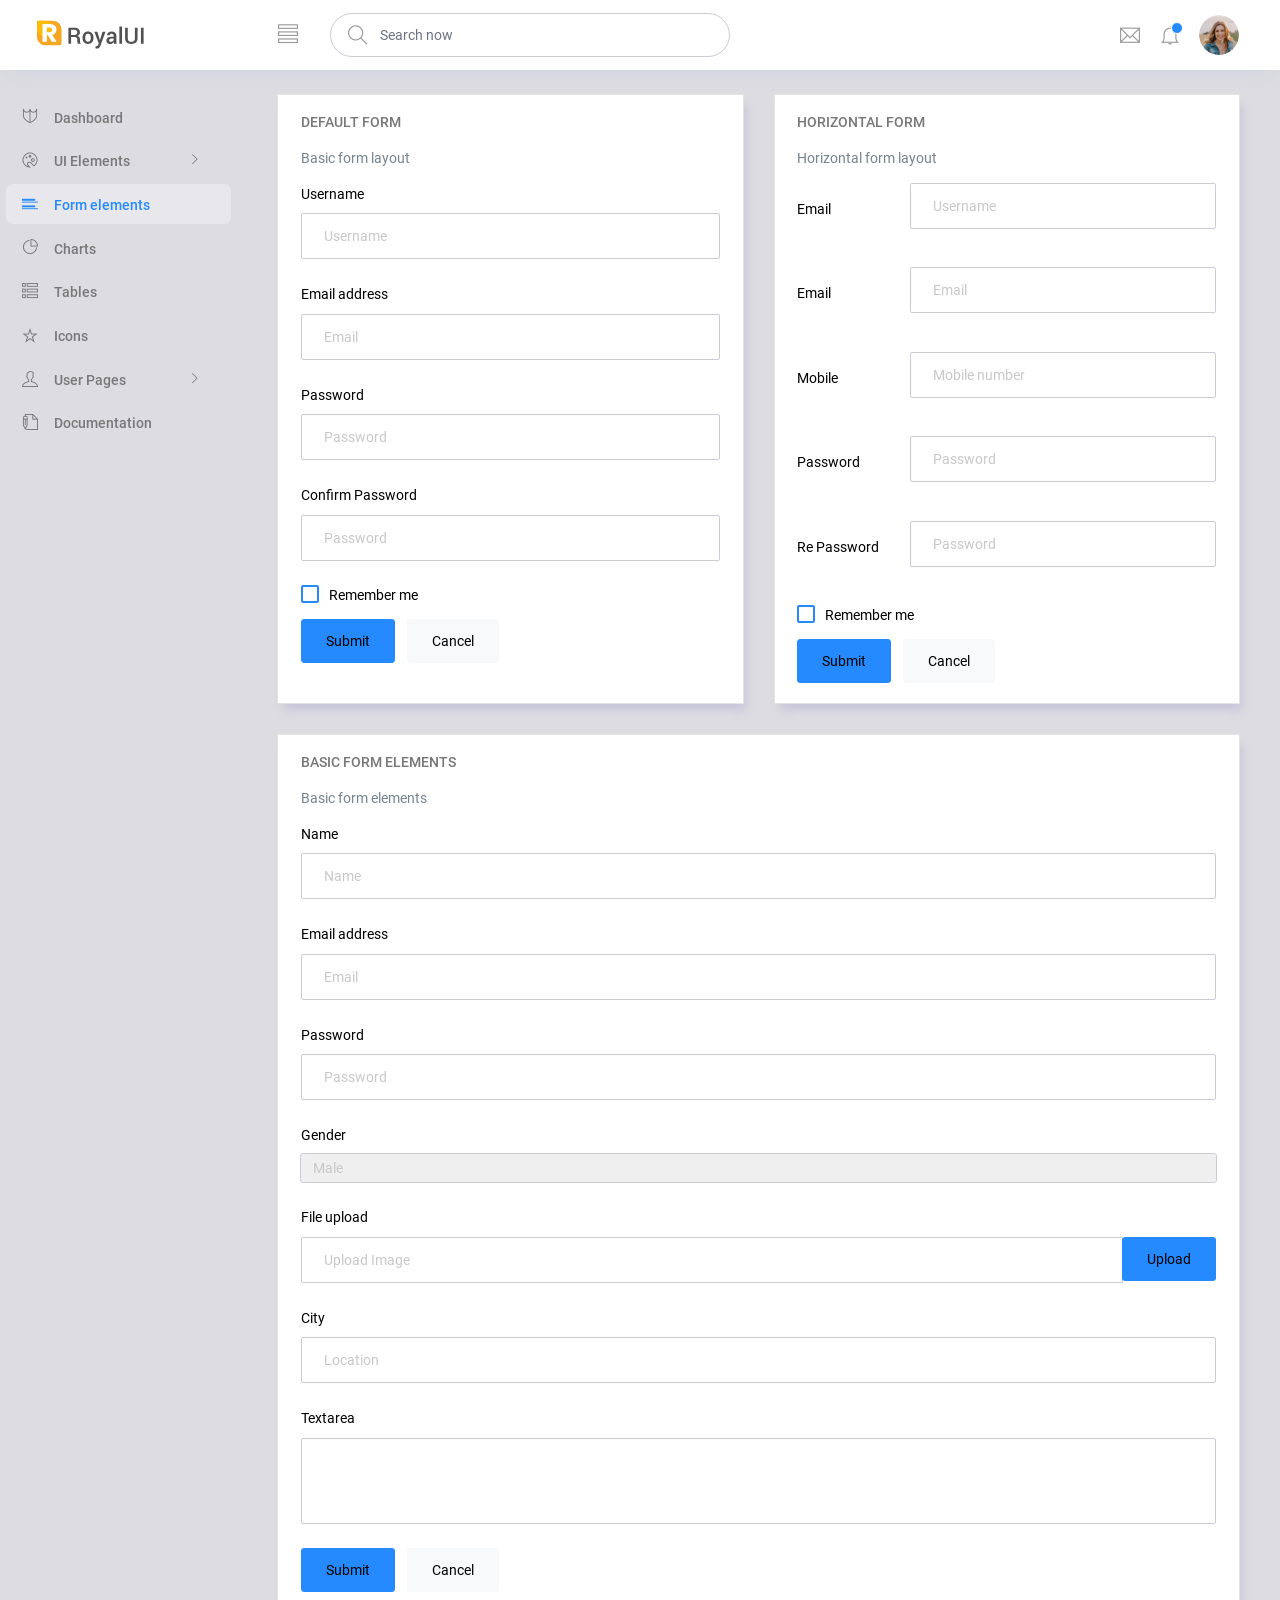
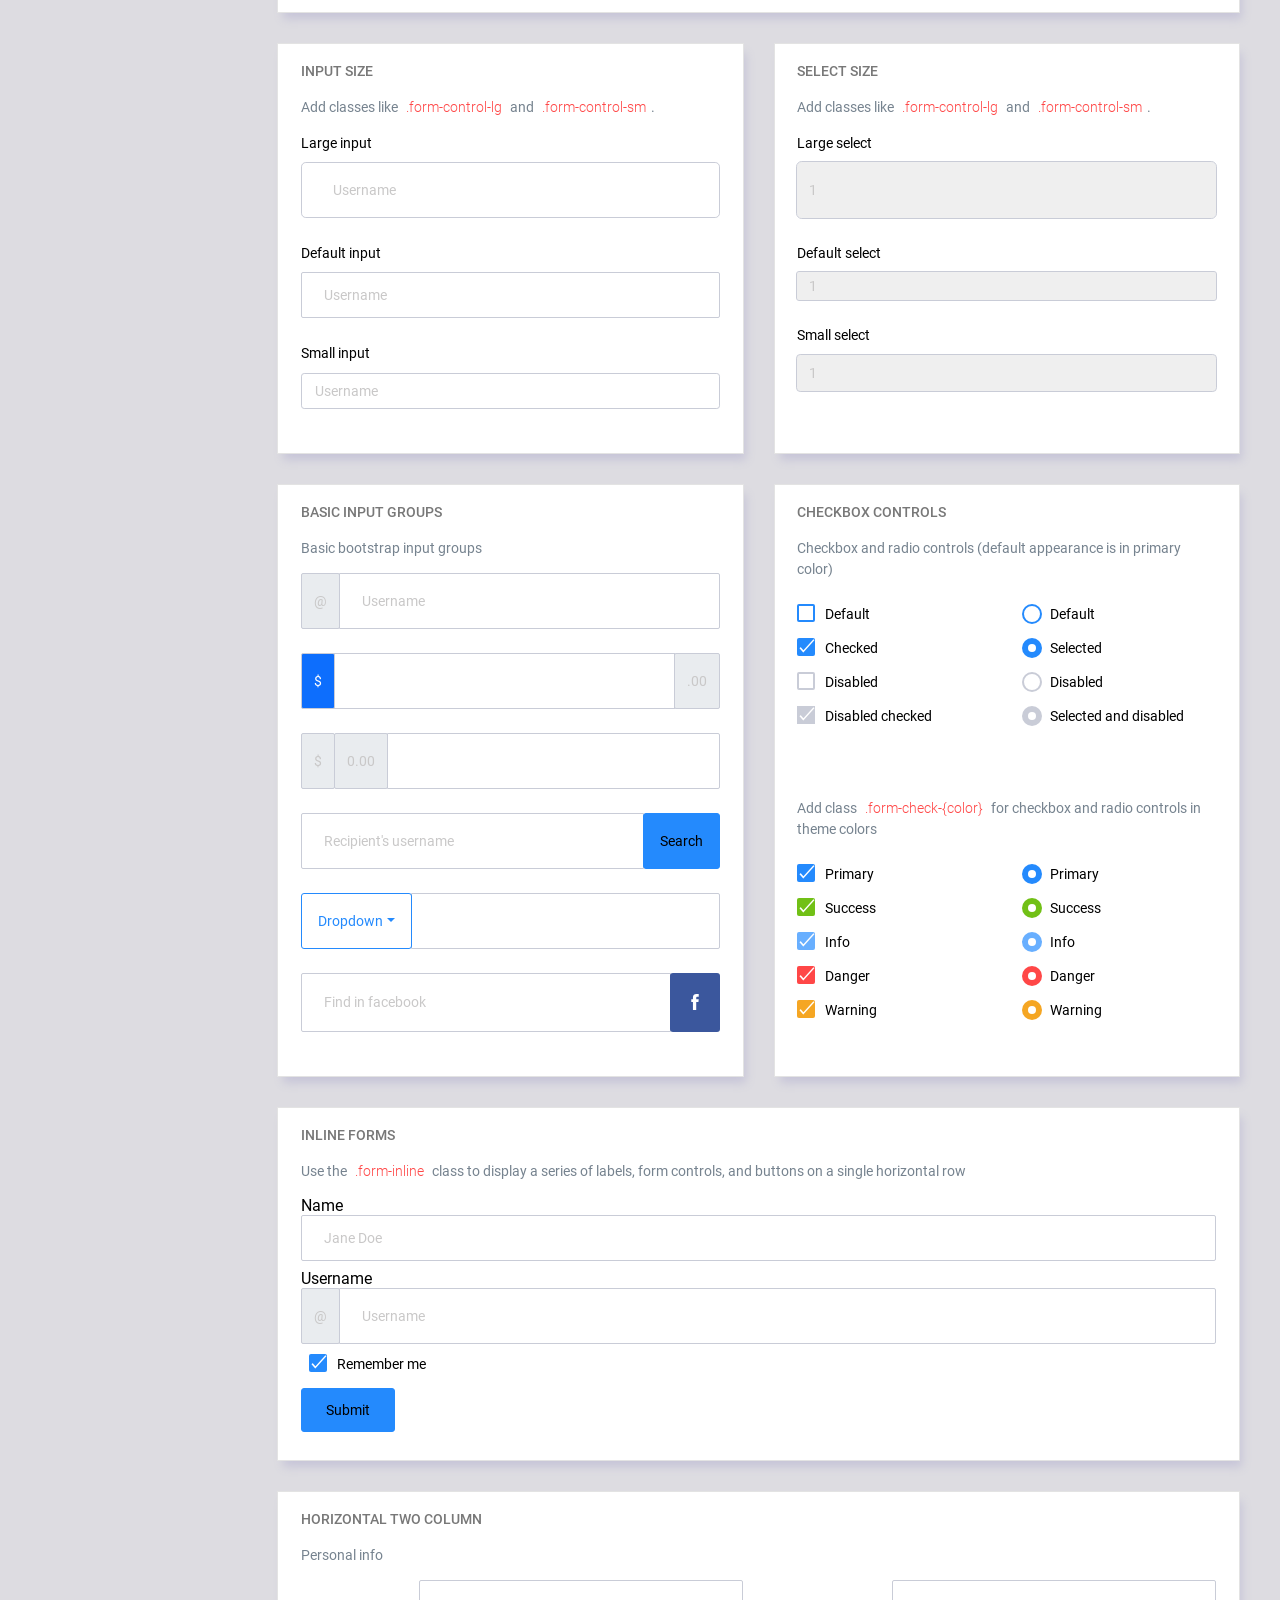
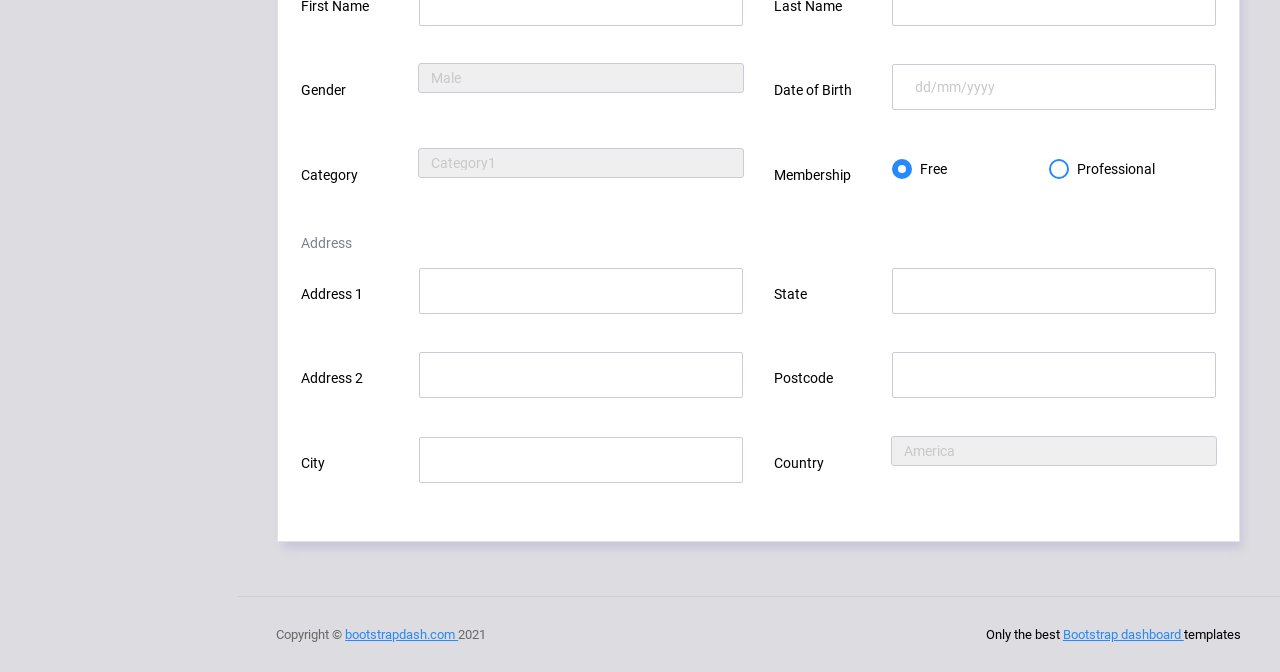
<file: pages/forms/basic_elements.html>
<!DOCTYPE html>
<html lang="en">

<head>
  <!-- Required meta tags -->
  <meta charset="utf-8">
  <meta name="viewport" content="width=device-width, initial-scale=1, shrink-to-fit=no">
  <title>RoyalUI Admin</title>
  <!-- plugins:css -->
  <link rel="stylesheet" href="../../vendors/ti-icons/css/themify-icons.css">
  <link rel="stylesheet" href="../../vendors/base/vendor.bundle.base.css">
  <!-- endinject -->
  <!-- plugin css for this page -->
  <!-- End plugin css for this page -->
  <!-- inject:css -->
  <link rel="stylesheet" href="../../css/style.css">
  <!-- endinject -->
  <link rel="shortcut icon" href="../../images/favicon.png" />
</head>

<body>
  <div class="container-scroller">
    <!-- partial:../../partials/_navbar.html -->
    <nav class="navbar col-lg-12 col-12 p-0 fixed-top d-flex flex-row">
      <div class="text-center navbar-brand-wrapper d-flex align-items-center justify-content-center">
        <a class="navbar-brand brand-logo me-5" href="../../index.html"><img src="../../images/logo.svg" class="me-2" alt="logo"/></a>
        <a class="navbar-brand brand-logo-mini" href="../../index.html"><img src="../../images/logo-mini.svg" alt="logo"/></a>
      </div>
      <div class="navbar-menu-wrapper d-flex align-items-center justify-content-end">
        <button class="navbar-toggler navbar-toggler align-self-center" type="button" data-toggle="minimize">
          <span class="ti-view-list"></span>
        </button>
        <ul class="navbar-nav mr-lg-2">
          <li class="nav-item nav-search d-none d-lg-block">
            <div class="input-group">
              <div class="input-group-prepend hover-cursor" id="navbar-search-icon">
                <span class="input-group-text" id="search">
                  <i class="ti-search"></i>
                </span>
              </div>
              <input type="text" class="form-control" id="navbar-search-input" placeholder="Search now" aria-label="search" aria-describedby="search">
            </div>
          </li>
        </ul>
        <ul class="navbar-nav navbar-nav-right">
          <li class="nav-item dropdown me-1">
            <a class="nav-link count-indicator dropdown-toggle d-flex justify-content-center align-items-center" id="messageDropdown" href="#" data-bs-toggle="dropdown">
              <i class="ti-email mx-0"></i>
            </a>
            <div class="dropdown-menu dropdown-menu-right navbar-dropdown" aria-labelledby="messageDropdown">
              <p class="mb-0 font-weight-normal float-left dropdown-header">Messages</p>
              <a class="dropdown-item">
                <div class="item-thumbnail">
                    <img src="../../images/faces/face4.jpg" alt="image" class="profile-pic">
                </div>
                <div class="item-content flex-grow">
                  <h6 class="ellipsis font-weight-normal">David Grey
                  </h6>
                  <p class="font-weight-light small-text text-muted mb-0">
                    The meeting is cancelled
                  </p>
                </div>
              </a>
              <a class="dropdown-item">
                <div class="item-thumbnail">
                    <img src="../../images/faces/face2.jpg" alt="image" class="profile-pic">
                </div>
                <div class="item-content flex-grow">
                  <h6 class="ellipsis font-weight-normal">Tim Cook
                  </h6>
                  <p class="font-weight-light small-text text-muted mb-0">
                    New product launch
                  </p>
                </div>
              </a>
              <a class="dropdown-item">
                <div class="item-thumbnail">
                    <img src="../../images/faces/face3.jpg" alt="image" class="profile-pic">
                </div>
                <div class="item-content flex-grow">
                  <h6 class="ellipsis font-weight-normal"> Johnson
                  </h6>
                  <p class="font-weight-light small-text text-muted mb-0">
                    Upcoming board meeting
                  </p>
                </div>
              </a>
            </div>
          </li>
          <li class="nav-item dropdown">
            <a class="nav-link count-indicator dropdown-toggle" id="notificationDropdown" href="#" data-bs-toggle="dropdown">
              <i class="ti-bell mx-0"></i>
              <span class="count"></span>
            </a>
            <div class="dropdown-menu dropdown-menu-right navbar-dropdown" aria-labelledby="notificationDropdown">
              <p class="mb-0 font-weight-normal float-left dropdown-header">Notifications</p>
              <a class="dropdown-item">
                <div class="item-thumbnail">
                  <div class="item-icon bg-success">
                    <i class="ti-info-alt mx-0"></i>
                  </div>
                </div>
                <div class="item-content">
                  <h6 class="font-weight-normal">Application Error</h6>
                  <p class="font-weight-light small-text mb-0 text-muted">
                    Just now
                  </p>
                </div>
              </a>
              <a class="dropdown-item">
                <div class="item-thumbnail">
                  <div class="item-icon bg-warning">
                    <i class="ti-settings mx-0"></i>
                  </div>
                </div>
                <div class="item-content">
                  <h6 class="font-weight-normal">Settings</h6>
                  <p class="font-weight-light small-text mb-0 text-muted">
                    Private message
                  </p>
                </div>
              </a>
              <a class="dropdown-item">
                <div class="item-thumbnail">
                  <div class="item-icon bg-info">
                    <i class="ti-user mx-0"></i>
                  </div>
                </div>
                <div class="item-content">
                  <h6 class="font-weight-normal">New user registration</h6>
                  <p class="font-weight-light small-text mb-0 text-muted">
                    2 days ago
                  </p>
                </div>
              </a>
            </div>
          </li>
          <li class="nav-item nav-profile dropdown">
            <a class="nav-link dropdown-toggle" href="#" data-bs-toggle="dropdown" id="profileDropdown">
              <img src="../../images/faces/face28.jpg" alt="profile"/>
            </a>
            <div class="dropdown-menu dropdown-menu-right navbar-dropdown" aria-labelledby="profileDropdown">
              <a class="dropdown-item">
                <i class="ti-settings text-primary"></i>
                Settings
              </a>
              <a class="dropdown-item">
                <i class="ti-power-off text-primary"></i>
                Logout
              </a>
            </div>
          </li>
        </ul>
        <button class="navbar-toggler navbar-toggler-right d-lg-none align-self-center" type="button" data-toggle="offcanvas">
          <span class="ti-view-list"></span>
        </button>
      </div>
    </nav>
    <!-- partial -->
    <div class="container-fluid page-body-wrapper">
      <!-- partial:../../partials/_sidebar.html -->
      <nav class="sidebar sidebar-offcanvas" id="sidebar">
        <ul class="nav">
          <li class="nav-item">
            <a class="nav-link" href="../../index.html">
              <i class="ti-shield menu-icon"></i>
              <span class="menu-title">Dashboard</span>
            </a>
          </li>
          <li class="nav-item">
            <a class="nav-link" data-bs-toggle="collapse" href="#ui-basic" aria-expanded="false" aria-controls="ui-basic">
              <i class="ti-palette menu-icon"></i>
              <span class="menu-title">UI Elements</span>
              <i class="menu-arrow"></i>
            </a>
            <div class="collapse" id="ui-basic">
              <ul class="nav flex-column sub-menu">
                <li class="nav-item"> <a class="nav-link" href="../../pages/ui-features/buttons.html">Buttons</a></li>
                <li class="nav-item"> <a class="nav-link" href="../../pages/ui-features/typography.html">Typography</a></li>
              </ul>
            </div>
          </li>
          <li class="nav-item">
            <a class="nav-link" href="../../pages/forms/basic_elements.html">
              <i class="ti-layout-list-post menu-icon"></i>
              <span class="menu-title">Form elements</span>
            </a>
          </li>
          <li class="nav-item">
            <a class="nav-link" href="../../pages/charts/chartjs.html">
              <i class="ti-pie-chart menu-icon"></i>
              <span class="menu-title">Charts</span>
            </a>
          </li>
          <li class="nav-item">
            <a class="nav-link" href="../../pages/tables/basic-table.html">
              <i class="ti-view-list-alt menu-icon"></i>
              <span class="menu-title">Tables</span>
            </a>
          </li>
          <li class="nav-item">
            <a class="nav-link" href="../../pages/icons/themify.html">
              <i class="ti-star menu-icon"></i>
              <span class="menu-title">Icons</span>
            </a>
          </li>
          <li class="nav-item">
            <a class="nav-link" data-bs-toggle="collapse" href="#auth" aria-expanded="false" aria-controls="auth">
              <i class="ti-user menu-icon"></i>
              <span class="menu-title">User Pages</span>
              <i class="menu-arrow"></i>
            </a>
            <div class="collapse" id="auth">
              <ul class="nav flex-column sub-menu">
                <li class="nav-item"> <a class="nav-link" href="../../pages/samples/login.html"> Login </a></li>
                <li class="nav-item"> <a class="nav-link" href="../../pages/samples/login-2.html"> Login 2 </a></li>
                <li class="nav-item"> <a class="nav-link" href="../../pages/samples/register.html"> Register </a></li>
                <li class="nav-item"> <a class="nav-link" href="../../pages/samples/register-2.html"> Register 2 </a></li>
                <li class="nav-item"> <a class="nav-link" href="../../pages/samples/lock-screen.html"> Lockscreen </a></li>
              </ul>
            </div>
          </li>
          <li class="nav-item">
            <a class="nav-link" href="../../documentation/documentation.html">
              <i class="ti-write menu-icon"></i>
              <span class="menu-title">Documentation</span>
            </a>
          </li>
        </ul>
      </nav>
      <!-- partial -->
      <div class="main-panel">        
        <div class="content-wrapper">
          <div class="row">
            <div class="col-md-6 grid-margin stretch-card">
              <div class="card">
                <div class="card-body">
                  <h4 class="card-title">Default form</h4>
                  <p class="card-description">
                    Basic form layout
                  </p>
                  <form class="forms-sample">
                    <div class="form-group">
                      <label for="exampleInputUsername1">Username</label>
                      <input type="text" class="form-control" id="exampleInputUsername1" placeholder="Username">
                    </div>
                    <div class="form-group">
                      <label for="exampleInputEmail1">Email address</label>
                      <input type="email" class="form-control" id="exampleInputEmail1" placeholder="Email">
                    </div>
                    <div class="form-group">
                      <label for="exampleInputPassword1">Password</label>
                      <input type="password" class="form-control" id="exampleInputPassword1" placeholder="Password">
                    </div>
                    <div class="form-group">
                      <label for="exampleInputConfirmPassword1">Confirm Password</label>
                      <input type="password" class="form-control" id="exampleInputConfirmPassword1" placeholder="Password">
                    </div>
                    <div class="form-check form-check-flat form-check-primary">
                      <label class="form-check-label">
                        <input type="checkbox" class="form-check-input">
                        Remember me
                      </label>
                    </div>
                    <button type="submit" class="btn btn-primary me-2">Submit</button>
                    <button class="btn btn-light">Cancel</button>
                  </form>
                </div>
              </div>
            </div>
            <div class="col-md-6 grid-margin stretch-card">
              <div class="card">
                <div class="card-body">
                  <h4 class="card-title">Horizontal Form</h4>
                  <p class="card-description">
                    Horizontal form layout
                  </p>
                  <form class="forms-sample">
                    <div class="form-group row">
                      <label for="exampleInputUsername2" class="col-sm-3 col-form-label">Email</label>
                      <div class="col-sm-9">
                        <input type="text" class="form-control" id="exampleInputUsername2" placeholder="Username">
                      </div>
                    </div>
                    <div class="form-group row">
                      <label for="exampleInputEmail2" class="col-sm-3 col-form-label">Email</label>
                      <div class="col-sm-9">
                        <input type="email" class="form-control" id="exampleInputEmail2" placeholder="Email">
                      </div>
                    </div>
                    <div class="form-group row">
                      <label for="exampleInputMobile" class="col-sm-3 col-form-label">Mobile</label>
                      <div class="col-sm-9">
                        <input type="text" class="form-control" id="exampleInputMobile" placeholder="Mobile number">
                      </div>
                    </div>
                    <div class="form-group row">
                      <label for="exampleInputPassword2" class="col-sm-3 col-form-label">Password</label>
                      <div class="col-sm-9">
                        <input type="password" class="form-control" id="exampleInputPassword2" placeholder="Password">
                      </div>
                    </div>
                    <div class="form-group row">
                      <label for="exampleInputConfirmPassword2" class="col-sm-3 col-form-label">Re Password</label>
                      <div class="col-sm-9">
                        <input type="password" class="form-control" id="exampleInputConfirmPassword2" placeholder="Password">
                      </div>
                    </div>
                    <div class="form-check form-check-flat form-check-primary">
                      <label class="form-check-label">
                        <input type="checkbox" class="form-check-input">
                        Remember me
                      </label>
                    </div>
                    <button type="submit" class="btn btn-primary me-2">Submit</button>
                    <button class="btn btn-light">Cancel</button>
                  </form>
                </div>
              </div>
            </div>
            <div class="col-12 grid-margin stretch-card">
              <div class="card">
                <div class="card-body">
                  <h4 class="card-title">Basic form elements</h4>
                  <p class="card-description">
                    Basic form elements
                  </p>
                  <form class="forms-sample">
                    <div class="form-group">
                      <label for="exampleInputName1">Name</label>
                      <input type="text" class="form-control" id="exampleInputName1" placeholder="Name">
                    </div>
                    <div class="form-group">
                      <label for="exampleInputEmail3">Email address</label>
                      <input type="email" class="form-control" id="exampleInputEmail3" placeholder="Email">
                    </div>
                    <div class="form-group">
                      <label for="exampleInputPassword4">Password</label>
                      <input type="password" class="form-control" id="exampleInputPassword4" placeholder="Password">
                    </div>
                    <div class="form-group">
                      <label for="exampleSelectGender">Gender</label>
                        <select class="form-control" id="exampleSelectGender">
                          <option>Male</option>
                          <option>Female</option>
                        </select>
                      </div>
                    <div class="form-group">
                      <label>File upload</label>
                      <input type="file" name="img[]" class="file-upload-default">
                      <div class="input-group col-xs-12">
                        <input type="text" class="form-control file-upload-info" disabled placeholder="Upload Image">
                        <span class="input-group-append">
                          <button class="file-upload-browse btn btn-primary" type="button">Upload</button>
                        </span>
                      </div>
                    </div>
                    <div class="form-group">
                      <label for="exampleInputCity1">City</label>
                      <input type="text" class="form-control" id="exampleInputCity1" placeholder="Location">
                    </div>
                    <div class="form-group">
                      <label for="exampleTextarea1">Textarea</label>
                      <textarea class="form-control" id="exampleTextarea1" rows="4"></textarea>
                    </div>
                    <button type="submit" class="btn btn-primary me-2">Submit</button>
                    <button class="btn btn-light">Cancel</button>
                  </form>
                </div>
              </div>
            </div>
            <div class="col-md-6 grid-margin stretch-card">
              <div class="card">
                <div class="card-body">
                  <h4 class="card-title">Input size</h4>
                  <p class="card-description">
                    Add classes like <code>.form-control-lg</code> and <code>.form-control-sm</code>.
                  </p>
                  <div class="form-group">
                    <label>Large input</label>
                    <input type="text" class="form-control form-control-lg" placeholder="Username" aria-label="Username">
                  </div>
                  <div class="form-group">
                    <label>Default input</label>
                    <input type="text" class="form-control" placeholder="Username" aria-label="Username">
                  </div>
                  <div class="form-group">
                    <label>Small input</label>
                    <input type="text" class="form-control form-control-sm" placeholder="Username" aria-label="Username">
                  </div>
                </div>
              </div>
            </div>
            <div class="col-md-6 grid-margin stretch-card">
              <div class="card">
                <div class="card-body">
                  <h4 class="card-title">Select size</h4>
                  <p class="card-description">
                    Add classes like <code>.form-control-lg</code> and <code>.form-control-sm</code>.                    
                  </p>
                  <div class="form-group">
                    <label for="exampleFormControlSelect1">Large select</label>
                    <select class="form-control form-control-lg" id="exampleFormControlSelect1">
                      <option>1</option>
                      <option>2</option>
                      <option>3</option>
                      <option>4</option>
                      <option>5</option>
                    </select>
                  </div>
                  <div class="form-group">
                    <label for="exampleFormControlSelect2">Default select</label>
                    <select class="form-control" id="exampleFormControlSelect2">
                      <option>1</option>
                      <option>2</option>
                      <option>3</option>
                      <option>4</option>
                      <option>5</option>
                    </select>
                  </div>
                  <div class="form-group">
                    <label for="exampleFormControlSelect3">Small select</label>
                    <select class="form-control form-control-sm" id="exampleFormControlSelect3">
                      <option>1</option>
                      <option>2</option>
                      <option>3</option>
                      <option>4</option>
                      <option>5</option>
                    </select>
                  </div>
                </div>
              </div>
            </div>
            <div class="col-md-6 grid-margin stretch-card">
              <div class="card">
                <div class="card-body">
                  <h4 class="card-title">Basic input groups</h4>
                  <p class="card-description">
                    Basic bootstrap input groups
                  </p>
                  <div class="form-group">
                    <div class="input-group">
                      <div class="input-group-prepend">
                        <span class="input-group-text">@</span>
                      </div>
                      <input type="text" class="form-control" placeholder="Username" aria-label="Username">
                    </div>
                  </div>
                  <div class="form-group">
                    <div class="input-group">
                      <div class="input-group-prepend">
                        <span class="input-group-text bg-primary text-white">$</span>
                      </div>
                      <input type="text" class="form-control" aria-label="Amount (to the nearest dollar)">
                      <div class="input-group-append">
                        <span class="input-group-text">.00</span>
                      </div>
                    </div>
                  </div>
                  <div class="form-group">
                    <div class="input-group">
                      <div class="input-group-prepend">
                        <span class="input-group-text">$</span>
                      </div>
                      <div class="input-group-prepend">
                        <span class="input-group-text">0.00</span>
                      </div>
                      <input type="text" class="form-control" aria-label="Amount (to the nearest dollar)">
                    </div>
                  </div>
                  <div class="form-group">
                    <div class="input-group">
                      <input type="text" class="form-control" placeholder="Recipient's username" aria-label="Recipient's username">
                      <div class="input-group-append">
                        <button class="btn btn-sm btn-primary" type="button">Search</button>
                      </div>
                    </div>
                  </div>
                  <div class="form-group">
                    <div class="input-group">
                      <div class="input-group-prepend">
                        <button class="btn btn-sm btn-outline-primary dropdown-toggle" type="button" data-bs-toggle="dropdown" aria-haspopup="true" aria-expanded="false">Dropdown</button>
                        <div class="dropdown-menu">
                          <a class="dropdown-item" href="#">Action</a>
                          <a class="dropdown-item" href="#">Another action</a>
                          <a class="dropdown-item" href="#">Something else here</a>
                          <div role="separator" class="dropdown-divider"></div>
                          <a class="dropdown-item" href="#">Separated link</a>
                        </div>
                      </div>
                      <input type="text" class="form-control" aria-label="Text input with dropdown button">
                    </div>
                  </div>
                  <div class="form-group">
                    <div class="input-group">
                      <input type="text" class="form-control" placeholder="Find in facebook" aria-label="Recipient's username">
                      <div class="input-group-append">
                        <button class="btn btn-sm btn-facebook" type="button">
                          <i class="ti-facebook"></i>
                        </button>
                      </div>
                    </div>
                  </div>
                </div>
              </div>
            </div>
            <div class="col-md-6 grid-margin stretch-card">
              <div class="card">
                <div class="card-body">
                  <h4 class="card-title">Checkbox Controls</h4>
                  <p class="card-description">Checkbox and radio controls (default appearance is in primary color)</p>
                  <form>
                    <div class="row">
                      <div class="col-md-6">
                        <div class="form-group">
                          <div class="form-check">
                            <label class="form-check-label">
                              <input type="checkbox" class="form-check-input">
                              Default
                            </label>
                          </div>
                          <div class="form-check">
                            <label class="form-check-label">
                              <input type="checkbox" class="form-check-input" checked>
                              Checked
                            </label>
                          </div>
                          <div class="form-check">
                            <label class="form-check-label">
                              <input type="checkbox" class="form-check-input" disabled>
                              Disabled
                            </label>
                          </div>
                          <div class="form-check">
                            <label class="form-check-label">
                              <input type="checkbox" class="form-check-input" disabled checked>
                              Disabled checked
                            </label>
                          </div>
                        </div>
                      </div>
                      <div class="col-md-6">
                        <div class="form-group">
                          <div class="form-check">
                            <label class="form-check-label">
                              <input type="radio" class="form-check-input" name="optionsRadios" id="optionsRadios1" value="">
                              Default
                            </label>
                          </div>
                          <div class="form-check">
                            <label class="form-check-label">
                              <input type="radio" class="form-check-input" name="optionsRadios" id="optionsRadios2" value="option2" checked>
                              Selected
                            </label>
                          </div>
                          <div class="form-check">
                            <label class="form-check-label">
                              <input type="radio" class="form-check-input" name="optionsRadios2" id="optionsRadios3" value="option3" disabled>
                              Disabled
                            </label>
                          </div>
                          <div class="form-check">
                            <label class="form-check-label">
                              <input type="radio" class="form-check-input" name="optionsRadio2" id="optionsRadios4" value="option4" disabled checked>
                              Selected and disabled
                            </label>
                          </div>
                        </div>
                      </div>
                    </div>
                  </form>
                </div>
                <div class="card-body">
                  <p class="card-description">Add class <code>.form-check-{color}</code> for checkbox and radio controls in theme colors</p>
                  <form>
                    <div class="row">
                      <div class="col-md-6">
                        <div class="form-group">
                          <div class="form-check form-check-primary">
                            <label class="form-check-label">
                              <input type="checkbox" class="form-check-input" checked>
                              Primary
                            </label>
                          </div>
                          <div class="form-check form-check-success">
                            <label class="form-check-label">
                              <input type="checkbox" class="form-check-input" checked>
                              Success
                            </label>
                          </div>
                          <div class="form-check form-check-info">
                            <label class="form-check-label">
                              <input type="checkbox" class="form-check-input" checked>
                              Info
                            </label>
                          </div>
                          <div class="form-check form-check-danger">
                            <label class="form-check-label">
                              <input type="checkbox" class="form-check-input" checked>
                              Danger
                            </label>
                          </div>
                          <div class="form-check form-check-warning">
                            <label class="form-check-label">
                              <input type="checkbox" class="form-check-input" checked>
                              Warning
                            </label>
                          </div>
                        </div>
                      </div>
                      <div class="col-md-6">
                        <div class="form-group">
                          <div class="form-check form-check-primary">
                            <label class="form-check-label">
                              <input type="radio" class="form-check-input" name="ExampleRadio1" id="ExampleRadio1" checked>
                              Primary
                            </label>
                          </div>
                          <div class="form-check form-check-success">
                            <label class="form-check-label">
                              <input type="radio" class="form-check-input" name="ExampleRadio2" id="ExampleRadio2" checked>
                              Success
                            </label>
                          </div>
                          <div class="form-check form-check-info">
                            <label class="form-check-label">
                              <input type="radio" class="form-check-input" name="ExampleRadio3" id="ExampleRadio3" checked>
                              Info
                            </label>
                          </div>
                          <div class="form-check form-check-danger">
                            <label class="form-check-label">
                              <input type="radio" class="form-check-input" name="ExampleRadio4" id="ExampleRadio4" checked>
                              Danger
                            </label>
                          </div>
                          <div class="form-check form-check-warning">
                            <label class="form-check-label">
                              <input type="radio" class="form-check-input" name="ExampleRadio5" id="ExampleRadio5" checked>
                              Warning
                            </label>
                          </div>
                        </div>
                      </div>
                    </div>
                  </form>
                </div>
              </div>
            </div>
            <div class="col-12 grid-margin stretch-card">
              <div class="card">
                <div class="card-body">
                  <h4 class="card-title">Inline forms</h4>
                  <p class="card-description">
                    Use the <code>.form-inline</code> class to display a series of labels, form controls, and buttons on a single horizontal row
                  </p>
                  <form class="form-inline">
                    <label class="sr-only" for="inlineFormInputName2">Name</label>
                    <input type="text" class="form-control mb-2 mr-sm-2" id="inlineFormInputName2" placeholder="Jane Doe">
                  
                    <label class="sr-only" for="inlineFormInputGroupUsername2">Username</label>
                    <div class="input-group mb-2 mr-sm-2">
                      <div class="input-group-prepend">
                        <div class="input-group-text">@</div>
                      </div>
                      <input type="text" class="form-control" id="inlineFormInputGroupUsername2" placeholder="Username">
                    </div>
                    <div class="form-check mx-sm-2">
                      <label class="form-check-label">
                        <input type="checkbox" class="form-check-input" checked>
                        Remember me
                      </label>
                    </div>
                    <button type="submit" class="btn btn-primary mb-2">Submit</button>
                  </form>
                </div>
              </div>
            </div>
            <div class="col-12 grid-margin">
              <div class="card">
                <div class="card-body">
                  <h4 class="card-title">Horizontal Two column</h4>
                  <form class="form-sample">
                    <p class="card-description">
                      Personal info
                    </p>
                    <div class="row">
                      <div class="col-md-6">
                        <div class="form-group row">
                          <label class="col-sm-3 col-form-label">First Name</label>
                          <div class="col-sm-9">
                            <input type="text" class="form-control" />
                          </div>
                        </div>
                      </div>
                      <div class="col-md-6">
                        <div class="form-group row">
                          <label class="col-sm-3 col-form-label">Last Name</label>
                          <div class="col-sm-9">
                            <input type="text" class="form-control" />
                          </div>
                        </div>
                      </div>
                    </div>
                    <div class="row">
                      <div class="col-md-6">
                        <div class="form-group row">
                          <label class="col-sm-3 col-form-label">Gender</label>
                          <div class="col-sm-9">
                            <select class="form-control">
                              <option>Male</option>
                              <option>Female</option>
                            </select>
                          </div>
                        </div>
                      </div>
                      <div class="col-md-6">
                        <div class="form-group row">
                          <label class="col-sm-3 col-form-label">Date of Birth</label>
                          <div class="col-sm-9">
                            <input class="form-control" placeholder="dd/mm/yyyy"/>
                          </div>
                        </div>
                      </div>
                    </div>
                    <div class="row">
                      <div class="col-md-6">
                        <div class="form-group row">
                          <label class="col-sm-3 col-form-label">Category</label>
                          <div class="col-sm-9">
                            <select class="form-control">
                              <option>Category1</option>
                              <option>Category2</option>
                              <option>Category3</option>
                              <option>Category4</option>
                            </select>
                          </div>
                        </div>
                      </div>
                      <div class="col-md-6">
                        <div class="form-group row">
                          <label class="col-sm-3 col-form-label">Membership</label>
                          <div class="col-sm-4">
                            <div class="form-check">
                              <label class="form-check-label">
                                <input type="radio" class="form-check-input" name="membershipRadios" id="membershipRadios1" value="" checked>
                                Free
                              </label>
                            </div>
                          </div>
                          <div class="col-sm-5">
                            <div class="form-check">
                              <label class="form-check-label">
                                <input type="radio" class="form-check-input" name="membershipRadios" id="membershipRadios2" value="option2">
                                Professional
                              </label>
                            </div>
                          </div>
                        </div>
                      </div>
                    </div>
                    <p class="card-description">
                      Address
                    </p>
                    <div class="row">
                      <div class="col-md-6">
                        <div class="form-group row">
                          <label class="col-sm-3 col-form-label">Address 1</label>
                          <div class="col-sm-9">
                            <input type="text" class="form-control" />
                          </div>
                        </div>
                      </div>
                      <div class="col-md-6">
                        <div class="form-group row">
                          <label class="col-sm-3 col-form-label">State</label>
                          <div class="col-sm-9">
                            <input type="text" class="form-control" />
                          </div>
                        </div>
                      </div>
                    </div>
                    <div class="row">
                      <div class="col-md-6">
                        <div class="form-group row">
                          <label class="col-sm-3 col-form-label">Address 2</label>
                          <div class="col-sm-9">
                            <input type="text" class="form-control" />
                          </div>
                        </div>
                      </div>
                      <div class="col-md-6">
                        <div class="form-group row">
                          <label class="col-sm-3 col-form-label">Postcode</label>
                          <div class="col-sm-9">
                            <input type="text" class="form-control" />
                          </div>
                        </div>
                      </div>
                    </div>
                    <div class="row">
                      <div class="col-md-6">
                        <div class="form-group row">
                          <label class="col-sm-3 col-form-label">City</label>
                          <div class="col-sm-9">
                            <input type="text" class="form-control" />
                          </div>
                        </div>
                      </div>
                      <div class="col-md-6">
                        <div class="form-group row">
                          <label class="col-sm-3 col-form-label">Country</label>
                          <div class="col-sm-9">
                            <select class="form-control">
                              <option>America</option>
                              <option>Italy</option>
                              <option>Russia</option>
                              <option>Britain</option>
                            </select>
                          </div>
                        </div>
                      </div>
                    </div>
                  </form>
                </div>
              </div>
            </div>
          </div>
        </div>
        <!-- content-wrapper ends -->
        <!-- partial:../../partials/_footer.html -->
        <footer class="footer">
          <div class="d-sm-flex justify-content-center justify-content-sm-between">
            <span class="text-muted text-center text-sm-left d-block d-sm-inline-block">Copyright © <a href="https://www.bootstrapdash.com/" target="_blank">bootstrapdash.com </a>2021</span>
            <span class="float-none float-sm-right d-block mt-1 mt-sm-0 text-center">Only the best <a href="https://www.bootstrapdash.com/" target="_blank"> Bootstrap dashboard </a> templates</span>
          </div>
        </footer>
        <!-- partial -->
      </div>
      <!-- main-panel ends -->
    </div>
    <!-- page-body-wrapper ends -->
  </div>
  <!-- container-scroller -->
  <!-- plugins:js -->
  <script src="../../vendors/base/vendor.bundle.base.js"></script>
  <!-- endinject -->
  <!-- inject:js -->
  <script src="../../js/off-canvas.js"></script>
  <script src="../../js/hoverable-collapse.js"></script>
  <script src="../../js/template.js"></script>
  <script src="../../js/todolist.js"></script>
  <!-- endinject -->
  <!-- Custom js for this page-->
  <script src="../../js/file-upload.js"></script>
  <!-- End custom js for this page-->
</body>

</html>
</file>
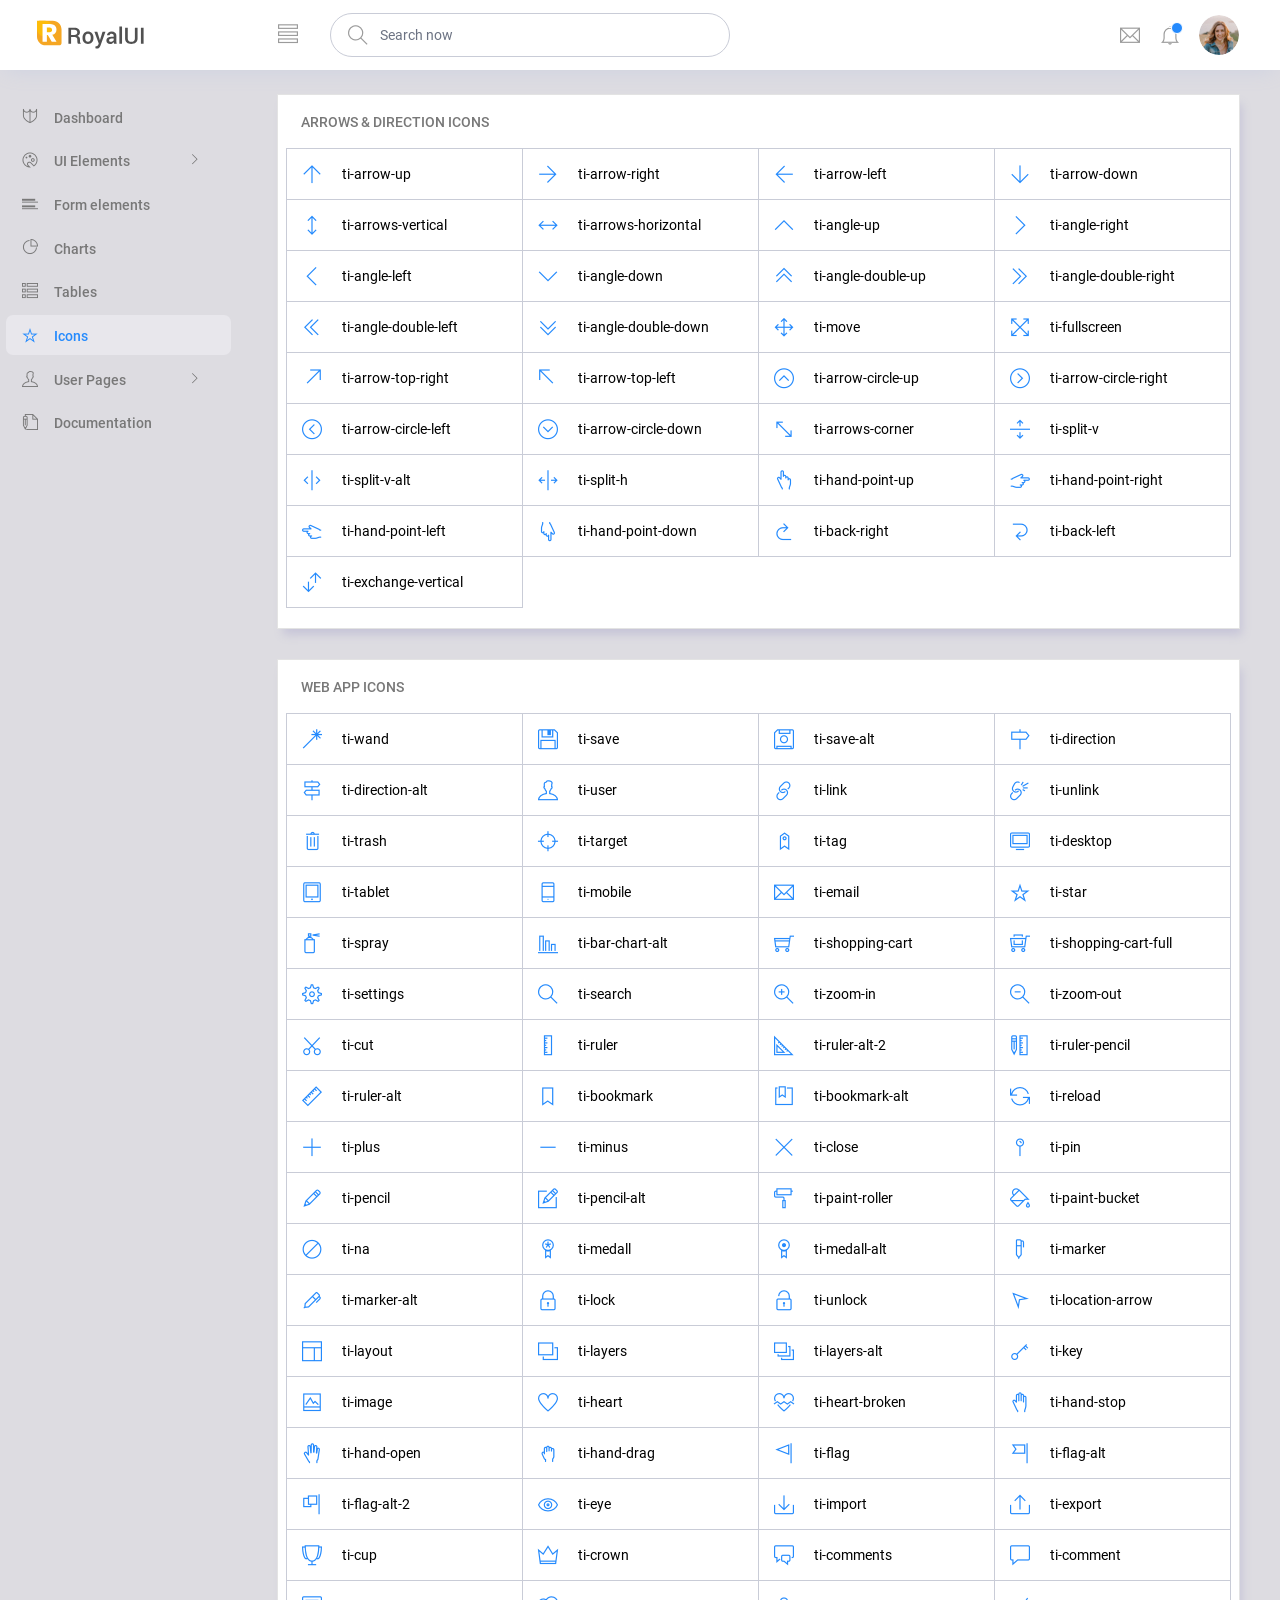
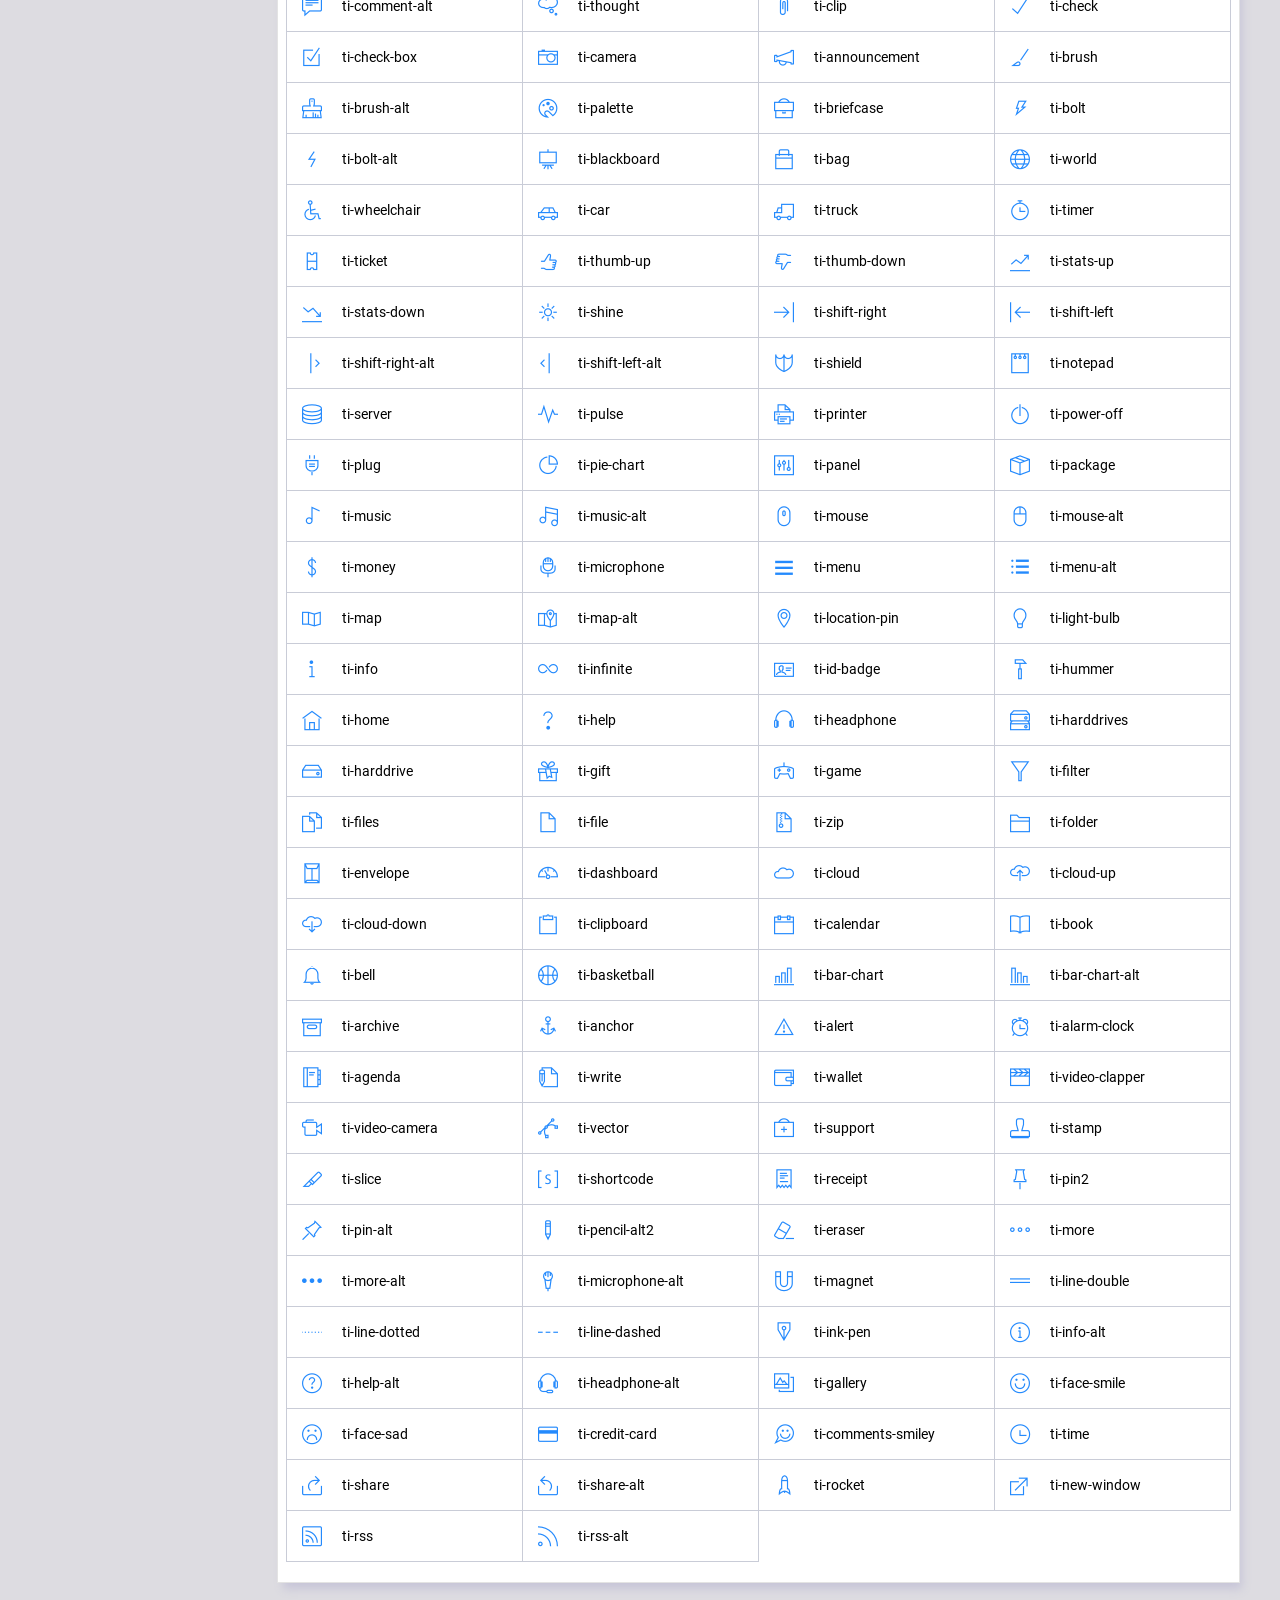
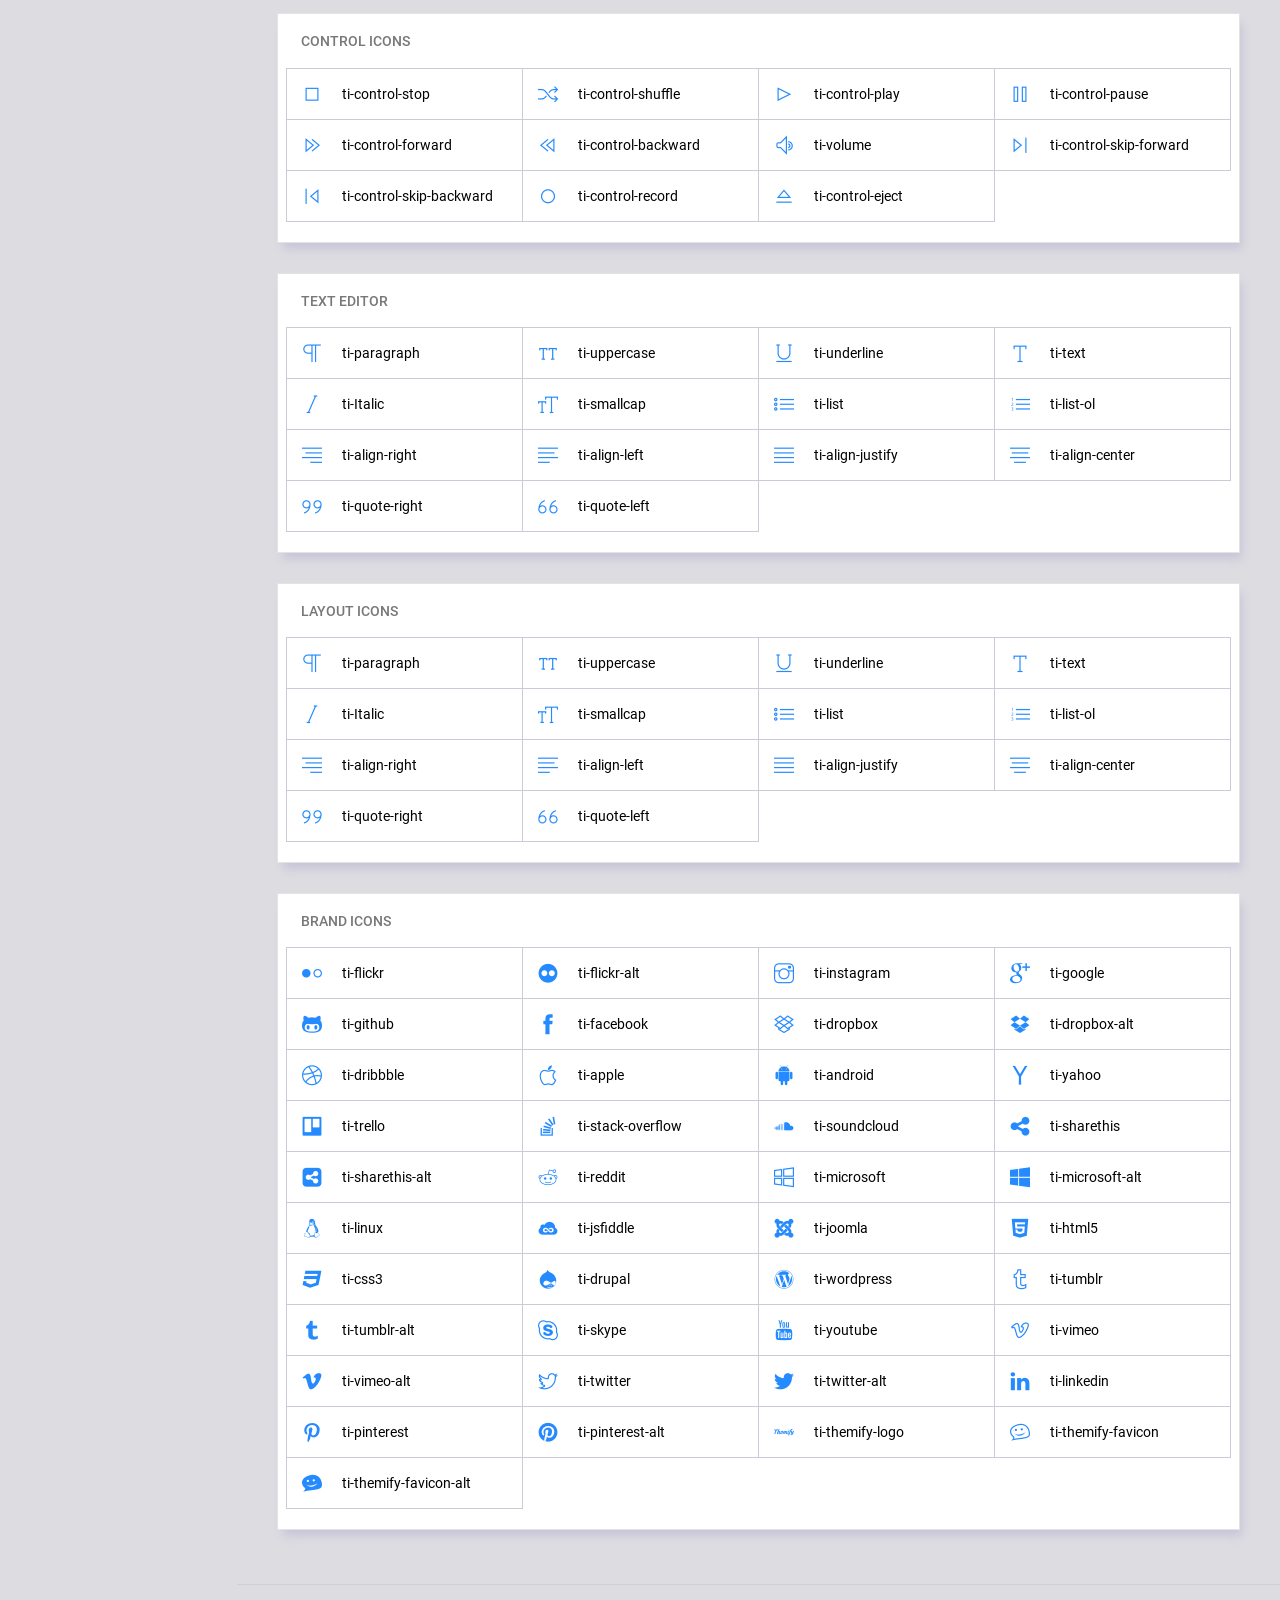
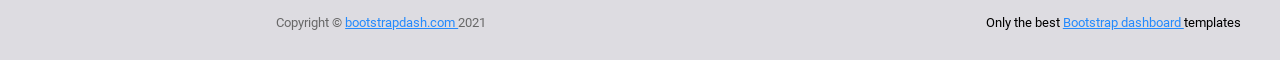
<file: pages/icons/themify.html>
<!DOCTYPE html>
<html lang="en">

<head>
  <!-- Required meta tags -->
  <meta charset="utf-8">
  <meta name="viewport" content="width=device-width, initial-scale=1, shrink-to-fit=no">
  <title>RoyalUI Admin</title>
  <!-- plugins:css -->
  <link rel="stylesheet" href="../../vendors/ti-icons/css/themify-icons.css">
  <link rel="stylesheet" href="../../vendors/base/vendor.bundle.base.css">
  <!-- endinject -->
  <!-- plugin css for this page -->
  <!-- End plugin css for this page -->
  <!-- inject:css -->
  <link rel="stylesheet" href="../../css/style.css">
  <!-- endinject -->
  <link rel="shortcut icon" href="../../images/favicon.png" />
</head>

<body>
  <div class="container-scroller">
    <!-- partial:../../partials/_navbar.html -->
    <nav class="navbar col-lg-12 col-12 p-0 fixed-top d-flex flex-row">
      <div class="text-center navbar-brand-wrapper d-flex align-items-center justify-content-center">
        <a class="navbar-brand brand-logo me-5" href="../../index.html"><img src="../../images/logo.svg" class="me-2" alt="logo"/></a>
        <a class="navbar-brand brand-logo-mini" href="../../index.html"><img src="../../images/logo-mini.svg" alt="logo"/></a>
      </div>
      <div class="navbar-menu-wrapper d-flex align-items-center justify-content-end">
        <button class="navbar-toggler navbar-toggler align-self-center" type="button" data-toggle="minimize">
          <span class="ti-view-list"></span>
        </button>
        <ul class="navbar-nav mr-lg-2">
          <li class="nav-item nav-search d-none d-lg-block">
            <div class="input-group">
              <div class="input-group-prepend hover-cursor" id="navbar-search-icon">
                <span class="input-group-text" id="search">
                  <i class="ti-search"></i>
                </span>
              </div>
              <input type="text" class="form-control" id="navbar-search-input" placeholder="Search now" aria-label="search" aria-describedby="search">
            </div>
          </li>
        </ul>
        <ul class="navbar-nav navbar-nav-right">
          <li class="nav-item dropdown me-1">
            <a class="nav-link count-indicator dropdown-toggle d-flex justify-content-center align-items-center" id="messageDropdown" href="#" data-bs-toggle="dropdown">
              <i class="ti-email mx-0"></i>
            </a>
            <div class="dropdown-menu dropdown-menu-right navbar-dropdown" aria-labelledby="messageDropdown">
              <p class="mb-0 font-weight-normal float-left dropdown-header">Messages</p>
              <a class="dropdown-item">
                <div class="item-thumbnail">
                    <img src="../../images/faces/face4.jpg" alt="image" class="profile-pic">
                </div>
                <div class="item-content flex-grow">
                  <h6 class="ellipsis font-weight-normal">David Grey
                  </h6>
                  <p class="font-weight-light small-text text-muted mb-0">
                    The meeting is cancelled
                  </p>
                </div>
              </a>
              <a class="dropdown-item">
                <div class="item-thumbnail">
                    <img src="../../images/faces/face2.jpg" alt="image" class="profile-pic">
                </div>
                <div class="item-content flex-grow">
                  <h6 class="ellipsis font-weight-normal">Tim Cook
                  </h6>
                  <p class="font-weight-light small-text text-muted mb-0">
                    New product launch
                  </p>
                </div>
              </a>
              <a class="dropdown-item">
                <div class="item-thumbnail">
                    <img src="../../images/faces/face3.jpg" alt="image" class="profile-pic">
                </div>
                <div class="item-content flex-grow">
                  <h6 class="ellipsis font-weight-normal"> Johnson
                  </h6>
                  <p class="font-weight-light small-text text-muted mb-0">
                    Upcoming board meeting
                  </p>
                </div>
              </a>
            </div>
          </li>
          <li class="nav-item dropdown">
            <a class="nav-link count-indicator dropdown-toggle" id="notificationDropdown" href="#" data-bs-toggle="dropdown">
              <i class="ti-bell mx-0"></i>
              <span class="count"></span>
            </a>
            <div class="dropdown-menu dropdown-menu-right navbar-dropdown" aria-labelledby="notificationDropdown">
              <p class="mb-0 font-weight-normal float-left dropdown-header">Notifications</p>
              <a class="dropdown-item">
                <div class="item-thumbnail">
                  <div class="item-icon bg-success">
                    <i class="ti-info-alt mx-0"></i>
                  </div>
                </div>
                <div class="item-content">
                  <h6 class="font-weight-normal">Application Error</h6>
                  <p class="font-weight-light small-text mb-0 text-muted">
                    Just now
                  </p>
                </div>
              </a>
              <a class="dropdown-item">
                <div class="item-thumbnail">
                  <div class="item-icon bg-warning">
                    <i class="ti-settings mx-0"></i>
                  </div>
                </div>
                <div class="item-content">
                  <h6 class="font-weight-normal">Settings</h6>
                  <p class="font-weight-light small-text mb-0 text-muted">
                    Private message
                  </p>
                </div>
              </a>
              <a class="dropdown-item">
                <div class="item-thumbnail">
                  <div class="item-icon bg-info">
                    <i class="ti-user mx-0"></i>
                  </div>
                </div>
                <div class="item-content">
                  <h6 class="font-weight-normal">New user registration</h6>
                  <p class="font-weight-light small-text mb-0 text-muted">
                    2 days ago
                  </p>
                </div>
              </a>
            </div>
          </li>
          <li class="nav-item nav-profile dropdown">
            <a class="nav-link dropdown-toggle" href="#" data-bs-toggle="dropdown" id="profileDropdown">
              <img src="../../images/faces/face28.jpg" alt="profile"/>
            </a>
            <div class="dropdown-menu dropdown-menu-right navbar-dropdown" aria-labelledby="profileDropdown">
              <a class="dropdown-item">
                <i class="ti-settings text-primary"></i>
                Settings
              </a>
              <a class="dropdown-item">
                <i class="ti-power-off text-primary"></i>
                Logout
              </a>
            </div>
          </li>
        </ul>
        <button class="navbar-toggler navbar-toggler-right d-lg-none align-self-center" type="button" data-toggle="offcanvas">
          <span class="ti-view-list"></span>
        </button>
      </div>
    </nav>
    <!-- partial -->
    <div class="container-fluid page-body-wrapper">
      <!-- partial:../../partials/_sidebar.html -->
      <nav class="sidebar sidebar-offcanvas" id="sidebar">
        <ul class="nav">
          <li class="nav-item">
            <a class="nav-link" href="../../index.html">
              <i class="ti-shield menu-icon"></i>
              <span class="menu-title">Dashboard</span>
            </a>
          </li>
          <li class="nav-item">
            <a class="nav-link" data-bs-toggle="collapse" href="#ui-basic" aria-expanded="false" aria-controls="ui-basic">
              <i class="ti-palette menu-icon"></i>
              <span class="menu-title">UI Elements</span>
              <i class="menu-arrow"></i>
            </a>
            <div class="collapse" id="ui-basic">
              <ul class="nav flex-column sub-menu">
                <li class="nav-item"> <a class="nav-link" href="../../pages/ui-features/buttons.html">Buttons</a></li>
                <li class="nav-item"> <a class="nav-link" href="../../pages/ui-features/typography.html">Typography</a></li>
              </ul>
            </div>
          </li>
          <li class="nav-item">
            <a class="nav-link" href="../../pages/forms/basic_elements.html">
              <i class="ti-layout-list-post menu-icon"></i>
              <span class="menu-title">Form elements</span>
            </a>
          </li>
          <li class="nav-item">
            <a class="nav-link" href="../../pages/charts/chartjs.html">
              <i class="ti-pie-chart menu-icon"></i>
              <span class="menu-title">Charts</span>
            </a>
          </li>
          <li class="nav-item">
            <a class="nav-link" href="../../pages/tables/basic-table.html">
              <i class="ti-view-list-alt menu-icon"></i>
              <span class="menu-title">Tables</span>
            </a>
          </li>
          <li class="nav-item">
            <a class="nav-link" href="../../pages/icons/themify.html">
              <i class="ti-star menu-icon"></i>
              <span class="menu-title">Icons</span>
            </a>
          </li>
          <li class="nav-item">
            <a class="nav-link" data-bs-toggle="collapse" href="#auth" aria-expanded="false" aria-controls="auth">
              <i class="ti-user menu-icon"></i>
              <span class="menu-title">User Pages</span>
              <i class="menu-arrow"></i>
            </a>
            <div class="collapse" id="auth">
              <ul class="nav flex-column sub-menu">
                <li class="nav-item"> <a class="nav-link" href="../../pages/samples/login.html"> Login </a></li>
                <li class="nav-item"> <a class="nav-link" href="../../pages/samples/login-2.html"> Login 2 </a></li>
                <li class="nav-item"> <a class="nav-link" href="../../pages/samples/register.html"> Register </a></li>
                <li class="nav-item"> <a class="nav-link" href="../../pages/samples/register-2.html"> Register 2 </a></li>
                <li class="nav-item"> <a class="nav-link" href="../../pages/samples/lock-screen.html"> Lockscreen </a></li>
              </ul>
            </div>
          </li>
          <li class="nav-item">
            <a class="nav-link" href="../../documentation/documentation.html">
              <i class="ti-write menu-icon"></i>
              <span class="menu-title">Documentation</span>
            </a>
          </li>
        </ul>
      </nav>
      <!-- partial -->
      <div class="main-panel">          
        <div class="content-wrapper">
          <div class="row">
            <div class="col-lg-12 grid-margin">
              <div class="card">
                <div class="card-body">
                  <h4 class="card-title">Arrows & direction icons</h4>
                  <div class="icons-list row">
                    <div class="col-sm-6 col-md-4 col-lg-3"> <i class="ti-arrow-up"></i> ti-arrow-up </div>
                    <div class="col-sm-6 col-md-4 col-lg-3"> <i class="ti-arrow-right"></i> ti-arrow-right </div>
                    <div class="col-sm-6 col-md-4 col-lg-3"> <i class="ti-arrow-left"></i> ti-arrow-left </div>
                    <div class="col-sm-6 col-md-4 col-lg-3"> <i class="ti-arrow-down"></i> ti-arrow-down </div>
                    <div class="col-sm-6 col-md-4 col-lg-3"> <i class="ti-arrows-vertical"></i> ti-arrows-vertical </div>
                    <div class="col-sm-6 col-md-4 col-lg-3"> <i class="ti-arrows-horizontal"></i> ti-arrows-horizontal </div>
                    <div class="col-sm-6 col-md-4 col-lg-3"> <i class="ti-angle-up"></i> ti-angle-up </div>
                    <div class="col-sm-6 col-md-4 col-lg-3"> <i class="ti-angle-right"></i> ti-angle-right </div>
                    <div class="col-sm-6 col-md-4 col-lg-3"> <i class="ti-angle-left"></i> ti-angle-left </div>
                    <div class="col-sm-6 col-md-4 col-lg-3"> <i class="ti-angle-down"></i> ti-angle-down </div>
                    <div class="col-sm-6 col-md-4 col-lg-3"> <i class="ti-angle-double-up"></i> ti-angle-double-up </div>
                    <div class="col-sm-6 col-md-4 col-lg-3"> <i class="ti-angle-double-right"></i> ti-angle-double-right </div>
                    <div class="col-sm-6 col-md-4 col-lg-3"> <i class="ti-angle-double-left"></i> ti-angle-double-left </div>
                    <div class="col-sm-6 col-md-4 col-lg-3"> <i class="ti-angle-double-down"></i> ti-angle-double-down </div>
                    <div class="col-sm-6 col-md-4 col-lg-3"> <i class="ti-move"></i> ti-move </div>
                    <div class="col-sm-6 col-md-4 col-lg-3"> <i class="ti-fullscreen"></i> ti-fullscreen </div>
                    <div class="col-sm-6 col-md-4 col-lg-3"> <i class="ti-arrow-top-right"></i> ti-arrow-top-right </div>
                    <div class="col-sm-6 col-md-4 col-lg-3"> <i class="ti-arrow-top-left"></i> ti-arrow-top-left </div>
                    <div class="col-sm-6 col-md-4 col-lg-3"> <i class="ti-arrow-circle-up"></i> ti-arrow-circle-up </div>
                    <div class="col-sm-6 col-md-4 col-lg-3"> <i class="ti-arrow-circle-right"></i> ti-arrow-circle-right </div>
                    <div class="col-sm-6 col-md-4 col-lg-3"> <i class="ti-arrow-circle-left"></i> ti-arrow-circle-left </div>
                    <div class="col-sm-6 col-md-4 col-lg-3"> <i class="ti-arrow-circle-down"></i> ti-arrow-circle-down </div>
                    <div class="col-sm-6 col-md-4 col-lg-3"> <i class="ti-arrows-corner"></i> ti-arrows-corner </div>
                    <div class="col-sm-6 col-md-4 col-lg-3"> <i class="ti-split-v"></i> ti-split-v </div>
                    <div class="col-sm-6 col-md-4 col-lg-3"> <i class="ti-split-v-alt"></i> ti-split-v-alt </div>
                    <div class="col-sm-6 col-md-4 col-lg-3"> <i class="ti-split-h"></i> ti-split-h </div>
                    <div class="col-sm-6 col-md-4 col-lg-3"> <i class="ti-hand-point-up"></i> ti-hand-point-up </div>
                    <div class="col-sm-6 col-md-4 col-lg-3"> <i class="ti-hand-point-right"></i> ti-hand-point-right </div>
                    <div class="col-sm-6 col-md-4 col-lg-3"> <i class="ti-hand-point-left"></i> ti-hand-point-left </div>
                    <div class="col-sm-6 col-md-4 col-lg-3"> <i class="ti-hand-point-down"></i> ti-hand-point-down </div>
                    <div class="col-sm-6 col-md-4 col-lg-3"> <i class="ti-back-right"></i> ti-back-right </div>
                    <div class="col-sm-6 col-md-4 col-lg-3"> <i class="ti-back-left"></i> ti-back-left </div>
                    <div class="col-sm-6 col-md-4 col-lg-3"> <i class="ti-exchange-vertical"></i> ti-exchange-vertical </div>
                  </div>
                </div>
              </div>
            </div>
            <div class="col-lg-12 grid-margin">
              <div class="card">
                <div class="card-body">
                  <h4 class="card-title">Web app icons</h4>
                  <div class="icons-list row">
                    <div class="col-sm-6 col-md-4 col-lg-3"> <i class="ti-wand"></i> ti-wand </div>
                    <div class="col-sm-6 col-md-4 col-lg-3"> <i class="ti-save"></i> ti-save </div>
                    <div class="col-sm-6 col-md-4 col-lg-3"> <i class="ti-save-alt"></i> ti-save-alt </div>
                    <div class="col-sm-6 col-md-4 col-lg-3"> <i class="ti-direction"></i> ti-direction </div>
                    <div class="col-sm-6 col-md-4 col-lg-3"> <i class="ti-direction-alt"></i> ti-direction-alt </div>
                    <div class="col-sm-6 col-md-4 col-lg-3"> <i class="ti-user"></i> ti-user </div>
                    <div class="col-sm-6 col-md-4 col-lg-3"> <i class="ti-link"></i> ti-link </div>
                    <div class="col-sm-6 col-md-4 col-lg-3"> <i class="ti-unlink"></i> ti-unlink </div>
                    <div class="col-sm-6 col-md-4 col-lg-3"> <i class="ti-trash"></i> ti-trash </div>
                    <div class="col-sm-6 col-md-4 col-lg-3"> <i class="ti-target"></i> ti-target </div>
                    <div class="col-sm-6 col-md-4 col-lg-3"> <i class="ti-tag"></i> ti-tag </div>
                    <div class="col-sm-6 col-md-4 col-lg-3"> <i class="ti-desktop"></i> ti-desktop </div>
                    <div class="col-sm-6 col-md-4 col-lg-3"> <i class="ti-tablet"></i> ti-tablet </div>
                    <div class="col-sm-6 col-md-4 col-lg-3"> <i class="ti-mobile"></i> ti-mobile </div>
                    <div class="col-sm-6 col-md-4 col-lg-3"> <i class="ti-email"></i> ti-email </div>
                    <div class="col-sm-6 col-md-4 col-lg-3"> <i class="ti-star"></i> ti-star </div>
                    <div class="col-sm-6 col-md-4 col-lg-3"> <i class="ti-spray"></i> ti-spray </div>
                    <div class="col-sm-6 col-md-4 col-lg-3"> <i class="ti-bar-chart-alt"></i> ti-bar-chart-alt </div>
                    <div class="col-sm-6 col-md-4 col-lg-3"> <i class="ti-shopping-cart"></i> ti-shopping-cart </div>
                    <div class="col-sm-6 col-md-4 col-lg-3"> <i class="ti-shopping-cart-full"></i> ti-shopping-cart-full </div>
                    <div class="col-sm-6 col-md-4 col-lg-3"> <i class="ti-settings"></i> ti-settings </div>
                    <div class="col-sm-6 col-md-4 col-lg-3"> <i class="ti-search"></i> ti-search </div>
                    <div class="col-sm-6 col-md-4 col-lg-3"> <i class="ti-zoom-in"></i> ti-zoom-in </div>
                    <div class="col-sm-6 col-md-4 col-lg-3"> <i class="ti-zoom-out"></i> ti-zoom-out </div>
                    <div class="col-sm-6 col-md-4 col-lg-3"> <i class="ti-cut"></i> ti-cut </div>
                    <div class="col-sm-6 col-md-4 col-lg-3"> <i class="ti-ruler"></i> ti-ruler </div>
                    <div class="col-sm-6 col-md-4 col-lg-3"> <i class="ti-ruler-alt-2"></i> ti-ruler-alt-2 </div>
                    <div class="col-sm-6 col-md-4 col-lg-3"> <i class="ti-ruler-pencil"></i> ti-ruler-pencil </div>
                    <div class="col-sm-6 col-md-4 col-lg-3"> <i class="ti-ruler-alt"></i> ti-ruler-alt </div>
                    <div class="col-sm-6 col-md-4 col-lg-3"> <i class="ti-bookmark"></i> ti-bookmark </div>
                    <div class="col-sm-6 col-md-4 col-lg-3"> <i class="ti-bookmark-alt"></i> ti-bookmark-alt </div>
                    <div class="col-sm-6 col-md-4 col-lg-3"> <i class="ti-reload"></i> ti-reload </div>
                    <div class="col-sm-6 col-md-4 col-lg-3"> <i class="ti-plus"></i> ti-plus </div>
                    <div class="col-sm-6 col-md-4 col-lg-3"> <i class="ti-minus"></i> ti-minus </div>
                    <div class="col-sm-6 col-md-4 col-lg-3"> <i class="ti-close"></i> ti-close </div>
                    <div class="col-sm-6 col-md-4 col-lg-3"> <i class="ti-pin"></i> ti-pin </div>
                    <div class="col-sm-6 col-md-4 col-lg-3"> <i class="ti-pencil"></i> ti-pencil </div>
                    <div class="col-sm-6 col-md-4 col-lg-3"> <i class="ti-pencil-alt"></i> ti-pencil-alt </div>
                    <div class="col-sm-6 col-md-4 col-lg-3"> <i class="ti-paint-roller"></i> ti-paint-roller </div>
                    <div class="col-sm-6 col-md-4 col-lg-3"> <i class="ti-paint-bucket"></i> ti-paint-bucket </div>
                    <div class="col-sm-6 col-md-4 col-lg-3"> <i class="ti-na"></i> ti-na </div>
                    <div class="col-sm-6 col-md-4 col-lg-3"> <i class="ti-medall"></i> ti-medall </div>
                    <div class="col-sm-6 col-md-4 col-lg-3"> <i class="ti-medall-alt"></i> ti-medall-alt </div>
                    <div class="col-sm-6 col-md-4 col-lg-3"> <i class="ti-marker"></i> ti-marker </div>
                    <div class="col-sm-6 col-md-4 col-lg-3"> <i class="ti-marker-alt"></i> ti-marker-alt </div>
                    <div class="col-sm-6 col-md-4 col-lg-3"> <i class="ti-lock"></i> ti-lock </div>
                    <div class="col-sm-6 col-md-4 col-lg-3"> <i class="ti-unlock"></i> ti-unlock </div>
                    <div class="col-sm-6 col-md-4 col-lg-3"> <i class="ti-location-arrow"></i> ti-location-arrow </div>
                    <div class="col-sm-6 col-md-4 col-lg-3"> <i class="ti-layout"></i> ti-layout </div>
                    <div class="col-sm-6 col-md-4 col-lg-3"> <i class="ti-layers"></i> ti-layers </div>
                    <div class="col-sm-6 col-md-4 col-lg-3"> <i class="ti-layers-alt"></i> ti-layers-alt </div>
                    <div class="col-sm-6 col-md-4 col-lg-3"> <i class="ti-key"></i> ti-key </div>
                    <div class="col-sm-6 col-md-4 col-lg-3"> <i class="ti-image"></i> ti-image </div>
                    <div class="col-sm-6 col-md-4 col-lg-3"> <i class="ti-heart"></i> ti-heart </div>
                    <div class="col-sm-6 col-md-4 col-lg-3"> <i class="ti-heart-broken"></i> ti-heart-broken </div>
                    <div class="col-sm-6 col-md-4 col-lg-3"> <i class="ti-hand-stop"></i> ti-hand-stop </div>
                    <div class="col-sm-6 col-md-4 col-lg-3"> <i class="ti-hand-open"></i> ti-hand-open </div>
                    <div class="col-sm-6 col-md-4 col-lg-3"> <i class="ti-hand-drag"></i> ti-hand-drag </div>
                    <div class="col-sm-6 col-md-4 col-lg-3"> <i class="ti-flag"></i> ti-flag </div>
                    <div class="col-sm-6 col-md-4 col-lg-3"> <i class="ti-flag-alt"></i> ti-flag-alt </div>
                    <div class="col-sm-6 col-md-4 col-lg-3"> <i class="ti-flag-alt-2"></i> ti-flag-alt-2 </div>
                    <div class="col-sm-6 col-md-4 col-lg-3"> <i class="ti-eye"></i> ti-eye </div>
                    <div class="col-sm-6 col-md-4 col-lg-3"> <i class="ti-import"></i> ti-import </div>
                    <div class="col-sm-6 col-md-4 col-lg-3"> <i class="ti-export"></i> ti-export </div>
                    <div class="col-sm-6 col-md-4 col-lg-3"> <i class="ti-cup"></i> ti-cup </div>
                    <div class="col-sm-6 col-md-4 col-lg-3"> <i class="ti-crown"></i> ti-crown </div>
                    <div class="col-sm-6 col-md-4 col-lg-3"> <i class="ti-comments"></i> ti-comments </div>
                    <div class="col-sm-6 col-md-4 col-lg-3"> <i class="ti-comment"></i> ti-comment </div>
                    <div class="col-sm-6 col-md-4 col-lg-3"> <i class="ti-comment-alt"></i> ti-comment-alt </div>
                    <div class="col-sm-6 col-md-4 col-lg-3"> <i class="ti-thought"></i> ti-thought </div>
                    <div class="col-sm-6 col-md-4 col-lg-3"> <i class="ti-clip"></i> ti-clip </div>
                    <div class="col-sm-6 col-md-4 col-lg-3"> <i class="ti-check"></i> ti-check </div>
                    <div class="col-sm-6 col-md-4 col-lg-3"> <i class="ti-check-box"></i> ti-check-box </div>
                    <div class="col-sm-6 col-md-4 col-lg-3"> <i class="ti-camera"></i> ti-camera </div>
                    <div class="col-sm-6 col-md-4 col-lg-3"> <i class="ti-announcement"></i> ti-announcement </div>
                    <div class="col-sm-6 col-md-4 col-lg-3"> <i class="ti-brush"></i> ti-brush </div>
                    <div class="col-sm-6 col-md-4 col-lg-3"> <i class="ti-brush-alt"></i> ti-brush-alt </div>
                    <div class="col-sm-6 col-md-4 col-lg-3"> <i class="ti-palette"></i> ti-palette </div>
                    <div class="col-sm-6 col-md-4 col-lg-3"> <i class="ti-briefcase"></i> ti-briefcase </div>
                    <div class="col-sm-6 col-md-4 col-lg-3"> <i class="ti-bolt"></i> ti-bolt </div>
                    <div class="col-sm-6 col-md-4 col-lg-3"> <i class="ti-bolt-alt"></i> ti-bolt-alt </div>
                    <div class="col-sm-6 col-md-4 col-lg-3"> <i class="ti-blackboard"></i> ti-blackboard </div>
                    <div class="col-sm-6 col-md-4 col-lg-3"> <i class="ti-bag"></i> ti-bag </div>
                    <div class="col-sm-6 col-md-4 col-lg-3"> <i class="ti-world"></i> ti-world </div>
                    <div class="col-sm-6 col-md-4 col-lg-3"> <i class="ti-wheelchair"></i> ti-wheelchair </div>
                    <div class="col-sm-6 col-md-4 col-lg-3"> <i class="ti-car"></i> ti-car </div>
                    <div class="col-sm-6 col-md-4 col-lg-3"> <i class="ti-truck"></i> ti-truck </div>
                    <div class="col-sm-6 col-md-4 col-lg-3"> <i class="ti-timer"></i> ti-timer </div>
                    <div class="col-sm-6 col-md-4 col-lg-3"> <i class="ti-ticket"></i> ti-ticket </div>
                    <div class="col-sm-6 col-md-4 col-lg-3"> <i class="ti-thumb-up"></i> ti-thumb-up </div>
                    <div class="col-sm-6 col-md-4 col-lg-3"> <i class="ti-thumb-down"></i> ti-thumb-down </div>
                    <div class="col-sm-6 col-md-4 col-lg-3"> <i class="ti-stats-up"></i> ti-stats-up </div>
                    <div class="col-sm-6 col-md-4 col-lg-3"> <i class="ti-stats-down"></i> ti-stats-down </div>
                    <div class="col-sm-6 col-md-4 col-lg-3"> <i class="ti-shine"></i> ti-shine </div>
                    <div class="col-sm-6 col-md-4 col-lg-3"> <i class="ti-shift-right"></i> ti-shift-right </div>
                    <div class="col-sm-6 col-md-4 col-lg-3"> <i class="ti-shift-left"></i> ti-shift-left </div>
                    <div class="col-sm-6 col-md-4 col-lg-3"> <i class="ti-shift-right-alt"></i> ti-shift-right-alt </div>
                    <div class="col-sm-6 col-md-4 col-lg-3"> <i class="ti-shift-left-alt"></i> ti-shift-left-alt </div>
                    <div class="col-sm-6 col-md-4 col-lg-3"> <i class="ti-shield"></i> ti-shield </div>
                    <div class="col-sm-6 col-md-4 col-lg-3"> <i class="ti-notepad"></i> ti-notepad </div>
                    <div class="col-sm-6 col-md-4 col-lg-3"> <i class="ti-server"></i> ti-server </div>
                    <div class="col-sm-6 col-md-4 col-lg-3"> <i class="ti-pulse"></i> ti-pulse </div>
                    <div class="col-sm-6 col-md-4 col-lg-3"> <i class="ti-printer"></i> ti-printer </div>
                    <div class="col-sm-6 col-md-4 col-lg-3"> <i class="ti-power-off"></i> ti-power-off </div>
                    <div class="col-sm-6 col-md-4 col-lg-3"> <i class="ti-plug"></i> ti-plug </div>
                    <div class="col-sm-6 col-md-4 col-lg-3"> <i class="ti-pie-chart"></i> ti-pie-chart </div>
                    <div class="col-sm-6 col-md-4 col-lg-3"> <i class="ti-panel"></i> ti-panel </div>
                    <div class="col-sm-6 col-md-4 col-lg-3"> <i class="ti-package"></i> ti-package </div>
                    <div class="col-sm-6 col-md-4 col-lg-3"> <i class="ti-music"></i> ti-music </div>
                    <div class="col-sm-6 col-md-4 col-lg-3"> <i class="ti-music-alt"></i> ti-music-alt </div>
                    <div class="col-sm-6 col-md-4 col-lg-3"> <i class="ti-mouse"></i> ti-mouse </div>
                    <div class="col-sm-6 col-md-4 col-lg-3"> <i class="ti-mouse-alt"></i> ti-mouse-alt </div>
                    <div class="col-sm-6 col-md-4 col-lg-3"> <i class="ti-money"></i> ti-money </div>
                    <div class="col-sm-6 col-md-4 col-lg-3"> <i class="ti-microphone"></i> ti-microphone </div>
                    <div class="col-sm-6 col-md-4 col-lg-3"> <i class="ti-menu"></i> ti-menu </div>
                    <div class="col-sm-6 col-md-4 col-lg-3"> <i class="ti-menu-alt"></i> ti-menu-alt </div>
                    <div class="col-sm-6 col-md-4 col-lg-3"> <i class="ti-map"></i> ti-map </div>
                    <div class="col-sm-6 col-md-4 col-lg-3"> <i class="ti-map-alt"></i> ti-map-alt </div>
                    <div class="col-sm-6 col-md-4 col-lg-3"> <i class="ti-location-pin"></i> ti-location-pin </div>
                    <div class="col-sm-6 col-md-4 col-lg-3"> <i class="ti-light-bulb"></i> ti-light-bulb </div>
                    <div class="col-sm-6 col-md-4 col-lg-3"> <i class="ti-info"></i> ti-info </div>
                    <div class="col-sm-6 col-md-4 col-lg-3"> <i class="ti-infinite"></i> ti-infinite </div>
                    <div class="col-sm-6 col-md-4 col-lg-3"> <i class="ti-id-badge"></i> ti-id-badge </div>
                    <div class="col-sm-6 col-md-4 col-lg-3"> <i class="ti-hummer"></i> ti-hummer </div>
                    <div class="col-sm-6 col-md-4 col-lg-3"> <i class="ti-home"></i> ti-home </div>
                    <div class="col-sm-6 col-md-4 col-lg-3"> <i class="ti-help"></i> ti-help </div>
                    <div class="col-sm-6 col-md-4 col-lg-3"> <i class="ti-headphone"></i> ti-headphone </div>
                    <div class="col-sm-6 col-md-4 col-lg-3"> <i class="ti-harddrives"></i> ti-harddrives </div>
                    <div class="col-sm-6 col-md-4 col-lg-3"> <i class="ti-harddrive"></i> ti-harddrive </div>
                    <div class="col-sm-6 col-md-4 col-lg-3"> <i class="ti-gift"></i> ti-gift </div>
                    <div class="col-sm-6 col-md-4 col-lg-3"> <i class="ti-game"></i> ti-game </div>
                    <div class="col-sm-6 col-md-4 col-lg-3"> <i class="ti-filter"></i> ti-filter </div>
                    <div class="col-sm-6 col-md-4 col-lg-3"> <i class="ti-files"></i> ti-files </div>
                    <div class="col-sm-6 col-md-4 col-lg-3"> <i class="ti-file"></i> ti-file </div>
                    <div class="col-sm-6 col-md-4 col-lg-3"> <i class="ti-zip"></i> ti-zip </div>
                    <div class="col-sm-6 col-md-4 col-lg-3"> <i class="ti-folder"></i> ti-folder </div>
                    <div class="col-sm-6 col-md-4 col-lg-3"> <i class="ti-envelope"></i> ti-envelope </div>
                    <div class="col-sm-6 col-md-4 col-lg-3"> <i class="ti-dashboard"></i> ti-dashboard </div>
                    <div class="col-sm-6 col-md-4 col-lg-3"> <i class="ti-cloud"></i> ti-cloud </div>
                    <div class="col-sm-6 col-md-4 col-lg-3"> <i class="ti-cloud-up"></i> ti-cloud-up </div>
                    <div class="col-sm-6 col-md-4 col-lg-3"> <i class="ti-cloud-down"></i> ti-cloud-down </div>
                    <div class="col-sm-6 col-md-4 col-lg-3"> <i class="ti-clipboard"></i> ti-clipboard </div>
                    <div class="col-sm-6 col-md-4 col-lg-3"> <i class="ti-calendar"></i> ti-calendar </div>
                    <div class="col-sm-6 col-md-4 col-lg-3"> <i class="ti-book"></i> ti-book </div>
                    <div class="col-sm-6 col-md-4 col-lg-3"> <i class="ti-bell"></i> ti-bell </div>
                    <div class="col-sm-6 col-md-4 col-lg-3"> <i class="ti-basketball"></i> ti-basketball </div>
                    <div class="col-sm-6 col-md-4 col-lg-3"> <i class="ti-bar-chart"></i> ti-bar-chart </div>
                    <div class="col-sm-6 col-md-4 col-lg-3"> <i class="ti-bar-chart-alt"></i> ti-bar-chart-alt </div>
                    <div class="col-sm-6 col-md-4 col-lg-3"> <i class="ti-archive"></i> ti-archive </div>
                    <div class="col-sm-6 col-md-4 col-lg-3"> <i class="ti-anchor"></i> ti-anchor </div>
                    <div class="col-sm-6 col-md-4 col-lg-3"> <i class="ti-alert"></i> ti-alert </div>
                    <div class="col-sm-6 col-md-4 col-lg-3"> <i class="ti-alarm-clock"></i> ti-alarm-clock </div>
                    <div class="col-sm-6 col-md-4 col-lg-3"> <i class="ti-agenda"></i> ti-agenda </div>
                    <div class="col-sm-6 col-md-4 col-lg-3"> <i class="ti-write"></i> ti-write </div>
                    <div class="col-sm-6 col-md-4 col-lg-3"> <i class="ti-wallet"></i> ti-wallet </div>
                    <div class="col-sm-6 col-md-4 col-lg-3"> <i class="ti-video-clapper"></i> ti-video-clapper </div>
                    <div class="col-sm-6 col-md-4 col-lg-3"> <i class="ti-video-camera"></i> ti-video-camera </div>
                    <div class="col-sm-6 col-md-4 col-lg-3"> <i class="ti-vector"></i> ti-vector </div>
                    <div class="col-sm-6 col-md-4 col-lg-3"> <i class="ti-support"></i> ti-support </div>
                    <div class="col-sm-6 col-md-4 col-lg-3"> <i class="ti-stamp"></i> ti-stamp </div>
                    <div class="col-sm-6 col-md-4 col-lg-3"> <i class="ti-slice"></i> ti-slice </div>
                    <div class="col-sm-6 col-md-4 col-lg-3"> <i class="ti-shortcode"></i> ti-shortcode </div>
                    <div class="col-sm-6 col-md-4 col-lg-3"> <i class="ti-receipt"></i> ti-receipt </div>
                    <div class="col-sm-6 col-md-4 col-lg-3"> <i class="ti-pin2"></i> ti-pin2 </div>
                    <div class="col-sm-6 col-md-4 col-lg-3"> <i class="ti-pin-alt"></i> ti-pin-alt </div>
                    <div class="col-sm-6 col-md-4 col-lg-3"> <i class="ti-pencil-alt2"></i> ti-pencil-alt2 </div>
                    <div class="col-sm-6 col-md-4 col-lg-3"> <i class="ti-eraser"></i> ti-eraser </div>
                    <div class="col-sm-6 col-md-4 col-lg-3"> <i class="ti-more"></i> ti-more </div>
                    <div class="col-sm-6 col-md-4 col-lg-3"> <i class="ti-more-alt"></i> ti-more-alt </div>
                    <div class="col-sm-6 col-md-4 col-lg-3"> <i class="ti-microphone-alt"></i> ti-microphone-alt </div>
                    <div class="col-sm-6 col-md-4 col-lg-3"> <i class="ti-magnet"></i> ti-magnet </div>
                    <div class="col-sm-6 col-md-4 col-lg-3"> <i class="ti-line-double"></i> ti-line-double </div>
                    <div class="col-sm-6 col-md-4 col-lg-3"> <i class="ti-line-dotted"></i> ti-line-dotted </div>
                    <div class="col-sm-6 col-md-4 col-lg-3"> <i class="ti-line-dashed"></i> ti-line-dashed </div>
                    <div class="col-sm-6 col-md-4 col-lg-3"> <i class="ti-ink-pen"></i> ti-ink-pen </div>
                    <div class="col-sm-6 col-md-4 col-lg-3"> <i class="ti-info-alt"></i> ti-info-alt </div>
                    <div class="col-sm-6 col-md-4 col-lg-3"> <i class="ti-help-alt"></i> ti-help-alt </div>
                    <div class="col-sm-6 col-md-4 col-lg-3"> <i class="ti-headphone-alt"></i> ti-headphone-alt </div>
                    <div class="col-sm-6 col-md-4 col-lg-3"> <i class="ti-gallery"></i> ti-gallery </div>
                    <div class="col-sm-6 col-md-4 col-lg-3"> <i class="ti-face-smile"></i> ti-face-smile </div>
                    <div class="col-sm-6 col-md-4 col-lg-3"> <i class="ti-face-sad"></i> ti-face-sad </div>
                    <div class="col-sm-6 col-md-4 col-lg-3"> <i class="ti-credit-card"></i> ti-credit-card </div>
                    <div class="col-sm-6 col-md-4 col-lg-3"> <i class="ti-comments-smiley"></i> ti-comments-smiley </div>
                    <div class="col-sm-6 col-md-4 col-lg-3"> <i class="ti-time"></i> ti-time </div>
                    <div class="col-sm-6 col-md-4 col-lg-3"> <i class="ti-share"></i> ti-share </div>
                    <div class="col-sm-6 col-md-4 col-lg-3"> <i class="ti-share-alt"></i> ti-share-alt </div>
                    <div class="col-sm-6 col-md-4 col-lg-3"> <i class="ti-rocket"></i> ti-rocket </div>
                    <div class="col-sm-6 col-md-4 col-lg-3"> <i class="ti-new-window"></i> ti-new-window </div>
                    <div class="col-sm-6 col-md-4 col-lg-3"> <i class="ti-rss"></i> ti-rss </div>
                    <div class="col-sm-6 col-md-4 col-lg-3"> <i class="ti-rss-alt"></i> ti-rss-alt </div>
                  </div>
                </div>
              </div>
            </div>
            <div class="col-lg-12 grid-margin">
              <div class="card">
                <div class="card-body">
                  <h4 class="card-title">Control icons</h4>
                  <div class="icons-list row">
                    <div class="col-sm-6 col-md-4 col-lg-3"> <i class="ti-control-stop"></i> ti-control-stop </div>
                    <div class="col-sm-6 col-md-4 col-lg-3"> <i class="ti-control-shuffle"></i> ti-control-shuffle </div>
                    <div class="col-sm-6 col-md-4 col-lg-3"> <i class="ti-control-play"></i> ti-control-play </div>
                    <div class="col-sm-6 col-md-4 col-lg-3"> <i class="ti-control-pause"></i> ti-control-pause </div>
                    <div class="col-sm-6 col-md-4 col-lg-3"> <i class="ti-control-forward"></i> ti-control-forward </div>
                    <div class="col-sm-6 col-md-4 col-lg-3"> <i class="ti-control-backward"></i> ti-control-backward </div>
                    <div class="col-sm-6 col-md-4 col-lg-3"> <i class="ti-volume"></i> ti-volume </div>
                    <div class="col-sm-6 col-md-4 col-lg-3"> <i class="ti-control-skip-forward"></i> ti-control-skip-forward </div>
                    <div class="col-sm-6 col-md-4 col-lg-3"> <i class="ti-control-skip-backward"></i> ti-control-skip-backward </div>
                    <div class="col-sm-6 col-md-4 col-lg-3"> <i class="ti-control-record"></i> ti-control-record </div>
                    <div class="col-sm-6 col-md-4 col-lg-3"> <i class="ti-control-eject"></i> ti-control-eject </div>
                  </div>
                </div>
              </div>
            </div>
            <div class="col-lg-12 grid-margin">
              <div class="card">
                <div class="card-body">
                  <h4 class="card-title">Text editor</h4>
                  <div class="icons-list row">
                    <div class="col-sm-6 col-md-4 col-lg-3"> <i class="ti-paragraph"></i> ti-paragraph </div>
                    <div class="col-sm-6 col-md-4 col-lg-3"> <i class="ti-uppercase"></i> ti-uppercase </div>
                    <div class="col-sm-6 col-md-4 col-lg-3"> <i class="ti-underline"></i> ti-underline </div>
                    <div class="col-sm-6 col-md-4 col-lg-3"> <i class="ti-text"></i> ti-text </div>
                    <div class="col-sm-6 col-md-4 col-lg-3"> <i class="ti-Italic"></i> ti-Italic </div>
                    <div class="col-sm-6 col-md-4 col-lg-3"> <i class="ti-smallcap"></i> ti-smallcap </div>
                    <div class="col-sm-6 col-md-4 col-lg-3"> <i class="ti-list"></i> ti-list </div>
                    <div class="col-sm-6 col-md-4 col-lg-3"> <i class="ti-list-ol"></i> ti-list-ol </div>
                    <div class="col-sm-6 col-md-4 col-lg-3"> <i class="ti-align-right"></i> ti-align-right </div>
                    <div class="col-sm-6 col-md-4 col-lg-3"> <i class="ti-align-left"></i> ti-align-left </div>
                    <div class="col-sm-6 col-md-4 col-lg-3"> <i class="ti-align-justify"></i> ti-align-justify </div>
                    <div class="col-sm-6 col-md-4 col-lg-3"> <i class="ti-align-center"></i> ti-align-center </div>
                    <div class="col-sm-6 col-md-4 col-lg-3"> <i class="ti-quote-right"></i> ti-quote-right </div>
                    <div class="col-sm-6 col-md-4 col-lg-3"> <i class="ti-quote-left"></i> ti-quote-left </div>
                  </div>
                </div>
              </div>
            </div>
            <div class="col-lg-12 grid-margin">
              <div class="card">
                <div class="card-body">
                  <h4 class="card-title">Layout icons</h4>
                  <div class="icons-list row">
                    <div class="col-sm-6 col-md-4 col-lg-3"> <i class="ti-paragraph"></i> ti-paragraph </div>
                    <div class="col-sm-6 col-md-4 col-lg-3"> <i class="ti-uppercase"></i> ti-uppercase </div>
                    <div class="col-sm-6 col-md-4 col-lg-3"> <i class="ti-underline"></i> ti-underline </div>
                    <div class="col-sm-6 col-md-4 col-lg-3"> <i class="ti-text"></i> ti-text </div>
                    <div class="col-sm-6 col-md-4 col-lg-3"> <i class="ti-Italic"></i> ti-Italic </div>
                    <div class="col-sm-6 col-md-4 col-lg-3"> <i class="ti-smallcap"></i> ti-smallcap </div>
                    <div class="col-sm-6 col-md-4 col-lg-3"> <i class="ti-list"></i> ti-list </div>
                    <div class="col-sm-6 col-md-4 col-lg-3"> <i class="ti-list-ol"></i> ti-list-ol </div>
                    <div class="col-sm-6 col-md-4 col-lg-3"> <i class="ti-align-right"></i> ti-align-right </div>
                    <div class="col-sm-6 col-md-4 col-lg-3"> <i class="ti-align-left"></i> ti-align-left </div>
                    <div class="col-sm-6 col-md-4 col-lg-3"> <i class="ti-align-justify"></i> ti-align-justify </div>
                    <div class="col-sm-6 col-md-4 col-lg-3"> <i class="ti-align-center"></i> ti-align-center </div>
                    <div class="col-sm-6 col-md-4 col-lg-3"> <i class="ti-quote-right"></i> ti-quote-right </div>
                    <div class="col-sm-6 col-md-4 col-lg-3"> <i class="ti-quote-left"></i> ti-quote-left </div>
                  </div>
                </div>
              </div>
            </div>
            <div class="col-lg-12 grid-margin">
              <div class="card">
                <div class="card-body">
                  <h4 class="card-title">Brand icons</h4>
                  <div class="icons-list row">
                    <div class="col-sm-6 col-md-4 col-lg-3"> <i class="ti-flickr"></i> ti-flickr </div>
                    <div class="col-sm-6 col-md-4 col-lg-3"> <i class="ti-flickr-alt"></i> ti-flickr-alt </div>
                    <div class="col-sm-6 col-md-4 col-lg-3"> <i class="ti-instagram"></i> ti-instagram </div>
                    <div class="col-sm-6 col-md-4 col-lg-3"> <i class="ti-google"></i> ti-google </div>
                    <div class="col-sm-6 col-md-4 col-lg-3"> <i class="ti-github"></i> ti-github </div>
                    <div class="col-sm-6 col-md-4 col-lg-3"> <i class="ti-facebook"></i> ti-facebook </div>
                    <div class="col-sm-6 col-md-4 col-lg-3"> <i class="ti-dropbox"></i> ti-dropbox </div>
                    <div class="col-sm-6 col-md-4 col-lg-3"> <i class="ti-dropbox-alt"></i> ti-dropbox-alt </div>
                    <div class="col-sm-6 col-md-4 col-lg-3"> <i class="ti-dribbble"></i> ti-dribbble </div>
                    <div class="col-sm-6 col-md-4 col-lg-3"> <i class="ti-apple"></i> ti-apple </div>
                    <div class="col-sm-6 col-md-4 col-lg-3"> <i class="ti-android"></i> ti-android </div>
                    <div class="col-sm-6 col-md-4 col-lg-3"> <i class="ti-yahoo"></i> ti-yahoo </div>
                    <div class="col-sm-6 col-md-4 col-lg-3"> <i class="ti-trello"></i> ti-trello </div>
                    <div class="col-sm-6 col-md-4 col-lg-3"> <i class="ti-stack-overflow"></i> ti-stack-overflow </div>
                    <div class="col-sm-6 col-md-4 col-lg-3"> <i class="ti-soundcloud"></i> ti-soundcloud </div>
                    <div class="col-sm-6 col-md-4 col-lg-3"> <i class="ti-sharethis"></i> ti-sharethis </div>
                    <div class="col-sm-6 col-md-4 col-lg-3"> <i class="ti-sharethis-alt"></i> ti-sharethis-alt </div>
                    <div class="col-sm-6 col-md-4 col-lg-3"> <i class="ti-reddit"></i> ti-reddit </div>
                    <div class="col-sm-6 col-md-4 col-lg-3"> <i class="ti-microsoft"></i> ti-microsoft </div>
                    <div class="col-sm-6 col-md-4 col-lg-3"> <i class="ti-microsoft-alt"></i> ti-microsoft-alt </div>
                    <div class="col-sm-6 col-md-4 col-lg-3"> <i class="ti-linux"></i> ti-linux </div>
                    <div class="col-sm-6 col-md-4 col-lg-3"> <i class="ti-jsfiddle"></i> ti-jsfiddle </div>
                    <div class="col-sm-6 col-md-4 col-lg-3"> <i class="ti-joomla"></i> ti-joomla </div>
                    <div class="col-sm-6 col-md-4 col-lg-3"> <i class="ti-html5"></i> ti-html5 </div>
                    <div class="col-sm-6 col-md-4 col-lg-3"> <i class="ti-css3"></i> ti-css3 </div>
                    <div class="col-sm-6 col-md-4 col-lg-3"> <i class="ti-drupal"></i> ti-drupal </div>
                    <div class="col-sm-6 col-md-4 col-lg-3"> <i class="ti-wordpress"></i> ti-wordpress </div>
                    <div class="col-sm-6 col-md-4 col-lg-3"> <i class="ti-tumblr"></i> ti-tumblr </div>
                    <div class="col-sm-6 col-md-4 col-lg-3"> <i class="ti-tumblr-alt"></i> ti-tumblr-alt </div>
                    <div class="col-sm-6 col-md-4 col-lg-3"> <i class="ti-skype"></i> ti-skype </div>
                    <div class="col-sm-6 col-md-4 col-lg-3"> <i class="ti-youtube"></i> ti-youtube </div>
                    <div class="col-sm-6 col-md-4 col-lg-3"> <i class="ti-vimeo"></i> ti-vimeo </div>
                    <div class="col-sm-6 col-md-4 col-lg-3"> <i class="ti-vimeo-alt"></i> ti-vimeo-alt </div>
                    <div class="col-sm-6 col-md-4 col-lg-3"> <i class="ti-twitter"></i> ti-twitter </div>
                    <div class="col-sm-6 col-md-4 col-lg-3"> <i class="ti-twitter-alt"></i> ti-twitter-alt </div>
                    <div class="col-sm-6 col-md-4 col-lg-3"> <i class="ti-linkedin"></i> ti-linkedin </div>
                    <div class="col-sm-6 col-md-4 col-lg-3"> <i class="ti-pinterest"></i> ti-pinterest </div>
                    <div class="col-sm-6 col-md-4 col-lg-3"> <i class="ti-pinterest-alt"></i> ti-pinterest-alt </div>
                    <div class="col-sm-6 col-md-4 col-lg-3"> <i class="ti-themify-logo"></i> ti-themify-logo </div>
                    <div class="col-sm-6 col-md-4 col-lg-3"> <i class="ti-themify-favicon"></i> ti-themify-favicon </div>
                    <div class="col-sm-6 col-md-4 col-lg-3"> <i class="ti-themify-favicon-alt"></i> ti-themify-favicon-alt </div>
                  </div>
                </div>
              </div>
            </div>
          </div>
        </div>
        <!-- partial:../../partials/_footer.html -->
        <footer class="footer">
          <div class="d-sm-flex justify-content-center justify-content-sm-between">
            <span class="text-muted text-center text-sm-left d-block d-sm-inline-block">Copyright © <a href="https://www.bootstrapdash.com/" target="_blank">bootstrapdash.com </a>2021</span>
            <span class="float-none float-sm-right d-block mt-1 mt-sm-0 text-center">Only the best <a href="https://www.bootstrapdash.com/" target="_blank"> Bootstrap dashboard </a> templates</span>
          </div>
        </footer>
        <!-- partial -->
      </div>
    </div>
  </div>
  <!-- plugins:js -->
  <script src="../../vendors/base/vendor.bundle.base.js"></script>
  <!-- endinject -->
  <!-- Plugin js for this page-->
  <!-- End plugin js for this page-->
  <!-- inject:js -->
  <script src="../../js/off-canvas.js"></script>
  <script src="../../js/hoverable-collapse.js"></script>
  <script src="../../js/template.js"></script>
  <script src="../../js/todolist.js"></script>
  <!-- endinject -->
  <!-- Custom js for this page-->
  <!-- End custom js for this page-->
</body>

</html>
</file>
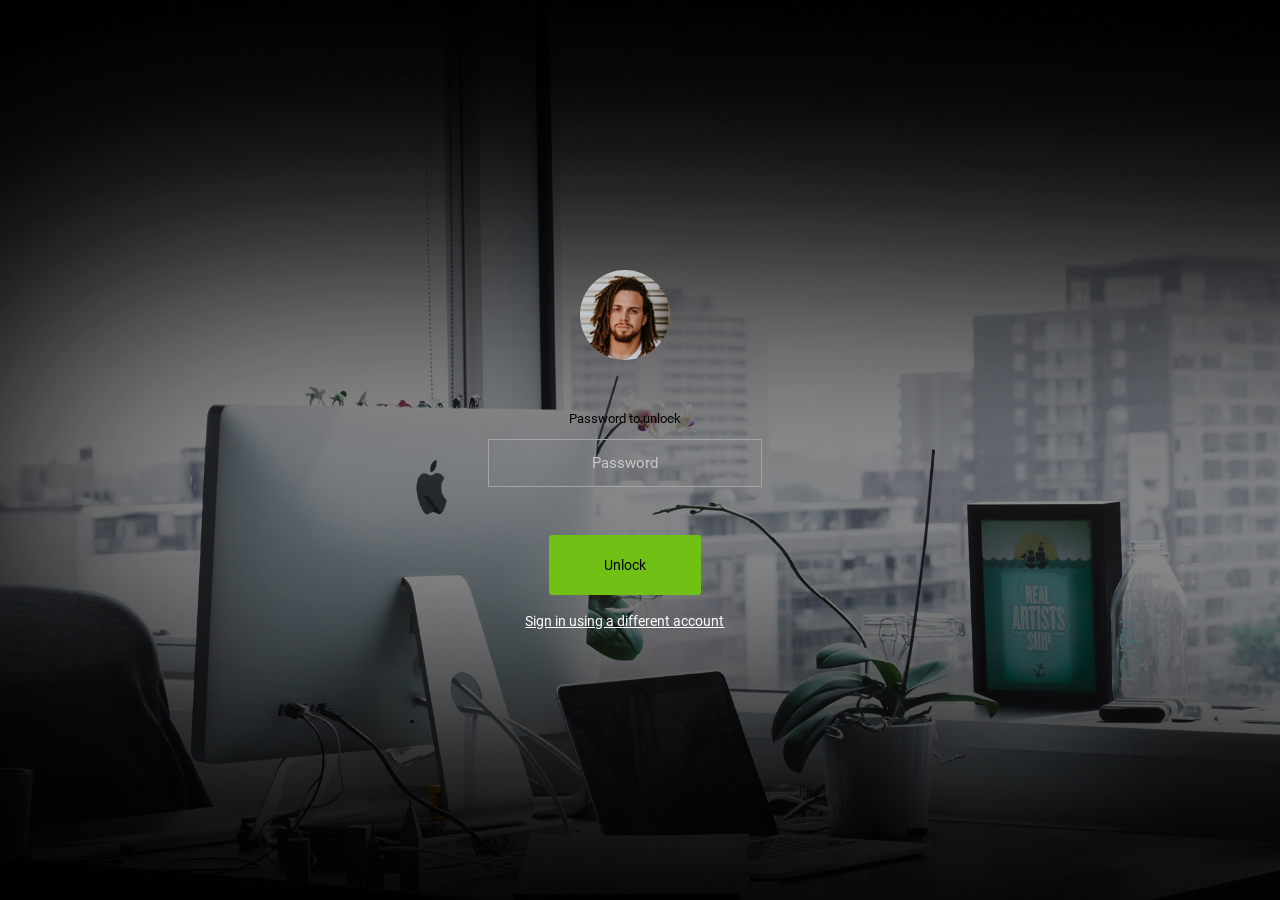
<file: pages/samples/lock-screen.html>
<!DOCTYPE html>
<html lang="en">

<head>
  <!-- Required meta tags -->
  <meta charset="utf-8">
  <meta name="viewport" content="width=device-width, initial-scale=1, shrink-to-fit=no">
  <title>RoyalUI Admin</title>
  <!-- plugins:css -->
  <link rel="stylesheet" href="../../vendors/ti-icons/css/themify-icons.css">
  <link rel="stylesheet" href="../../vendors/base/vendor.bundle.base.css">
  <!-- endinject -->
  <!-- plugin css for this page -->
  <!-- End plugin css for this page -->
  <!-- inject:css -->
  <link rel="stylesheet" href="../../css/style.css">
  <!-- endinject -->
  <link rel="shortcut icon" href="../../images/favicon.png" />
</head>

<body>
  <div class="container-scroller">
    <div class="container-fluid page-body-wrapper full-page-wrapper">
      <div class="content-wrapper d-flex align-items-center auth lock-full-bg">
        <div class="row w-100">
          <div class="col-lg-4 mx-auto">
            <div class="auth-form-transparent text-left p-5 text-center">
              <img src="../../images/faces/face13.jpg" class="lock-profile-img" alt="img">
              <form class="pt-5">
                <div class="form-group">
                  <label for="examplePassword1">Password to unlock</label>
                  <input type="password" class="form-control text-center" id="examplePassword1" placeholder="Password">
                </div>
                <div class="mt-5">
                  <a class="btn btn-block btn-success btn-lg font-weight-medium" href="../../index.html">Unlock</a>
                </div>
                <div class="mt-3 text-center">
                  <a href="#" class="auth-link text-white">Sign in using a different account</a>
                </div>
              </form>
            </div>
          </div>
        </div>
      </div>
      <!-- content-wrapper ends -->
    </div>
    <!-- page-body-wrapper ends -->
  </div>
  <!-- container-scroller -->
  <!-- plugins:js -->
  <script src="../../vendors/base/vendor.bundle.base.js"></script>
  <!-- endinject -->
  <!-- inject:js -->
  <script src="../../js/off-canvas.js"></script>
  <script src="../../js/hoverable-collapse.js"></script>
  <script src="../../js/template.js"></script>
  <script src="../../js/todolist.js"></script>
  <!-- endinject -->
</body>

</html>
</file>
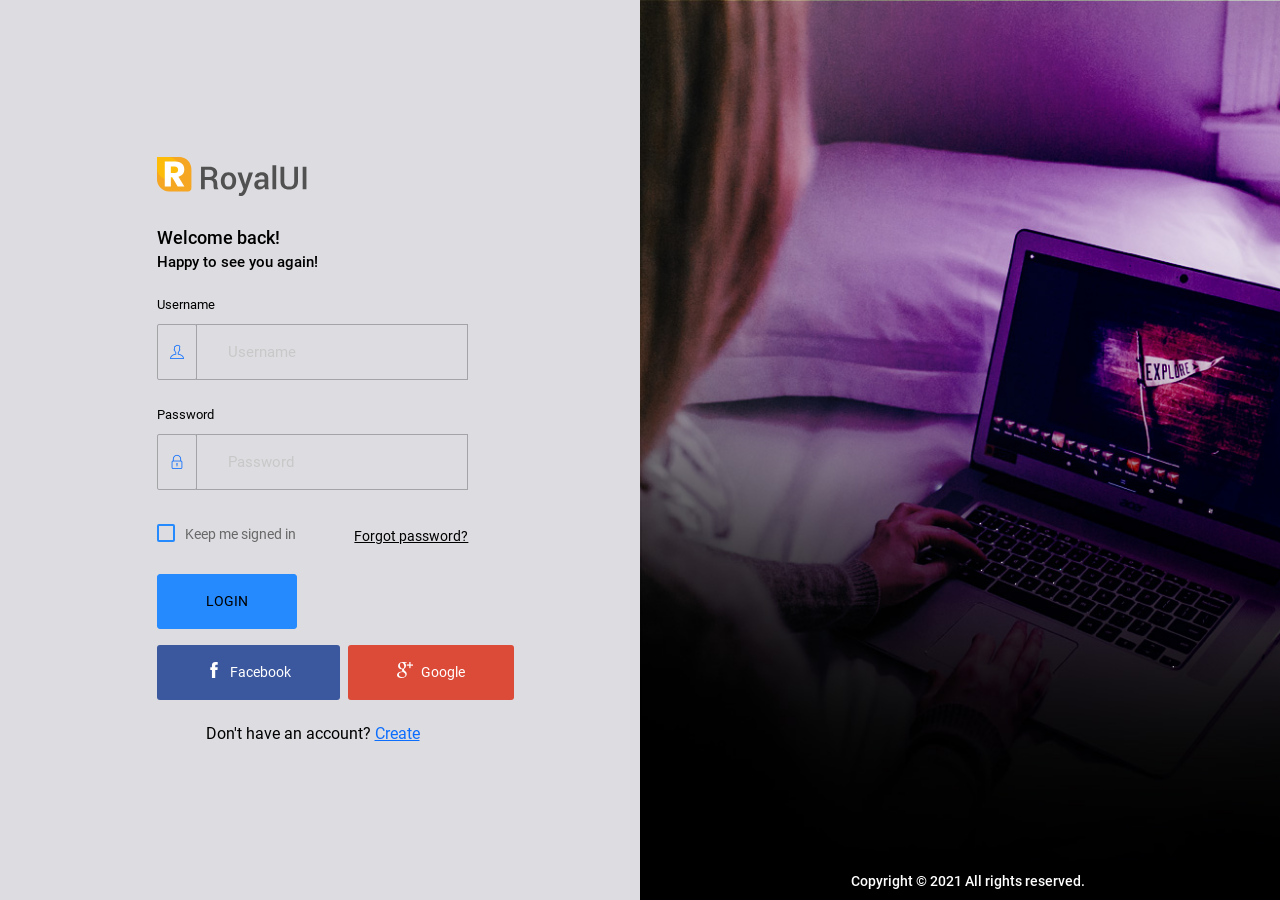
<file: pages/samples/login-2.html>
<!DOCTYPE html>
<html lang="en">

<head>
  <!-- Required meta tags -->
  <meta charset="utf-8">
  <meta name="viewport" content="width=device-width, initial-scale=1, shrink-to-fit=no">
  <title>RoyalUI Admin</title>
  <!-- plugins:css -->
  <link rel="stylesheet" href="../../vendors/ti-icons/css/themify-icons.css">
  <link rel="stylesheet" href="../../vendors/base/vendor.bundle.base.css">
  <!-- endinject -->
  <!-- plugin css for this page -->
  <!-- End plugin css for this page -->
  <!-- inject:css -->
  <link rel="stylesheet" href="../../css/style.css">
  <!-- endinject -->
  <link rel="shortcut icon" href="../../images/favicon.png" />
</head>

<body>
  <div class="container-scroller">
    <div class="container-fluid page-body-wrapper full-page-wrapper">
      <div class="content-wrapper d-flex align-items-stretch auth auth-img-bg">
        <div class="row flex-grow">
          <div class="col-lg-6 d-flex align-items-center justify-content-center">
            <div class="auth-form-transparent text-left p-3">
              <div class="brand-logo">
                <img src="../../images/logo.svg" alt="logo">
              </div>
              <h4>Welcome back!</h4>
              <h6 class="font-weight-light">Happy to see you again!</h6>
              <form class="pt-3">
                <div class="form-group">
                  <label for="exampleInputEmail">Username</label>
                  <div class="input-group">
                    <div class="input-group-prepend bg-transparent">
                      <span class="input-group-text bg-transparent border-right-0">
                        <i class="ti-user text-primary"></i>
                      </span>
                    </div>
                    <input type="text" class="form-control form-control-lg border-left-0" id="exampleInputEmail" placeholder="Username">
                  </div>
                </div>
                <div class="form-group">
                  <label for="exampleInputPassword">Password</label>
                  <div class="input-group">
                    <div class="input-group-prepend bg-transparent">
                      <span class="input-group-text bg-transparent border-right-0">
                        <i class="ti-lock text-primary"></i>
                      </span>
                    </div>
                    <input type="password" class="form-control form-control-lg border-left-0" id="exampleInputPassword" placeholder="Password">                        
                  </div>
                </div>
                <div class="my-2 d-flex justify-content-between align-items-center">
                  <div class="form-check">
                    <label class="form-check-label text-muted">
                      <input type="checkbox" class="form-check-input">
                      Keep me signed in
                    </label>
                  </div>
                  <a href="#" class="auth-link text-black">Forgot password?</a>
                </div>
                <div class="my-3">
                  <a class="btn btn-block btn-primary btn-lg font-weight-medium auth-form-btn" href="../../index.html">LOGIN</a>
                </div>
                <div class="mb-2 d-flex">
                  <button type="button" class="btn btn-facebook auth-form-btn flex-grow me-1">
                    <i class="ti-facebook me-2"></i>Facebook
                  </button>
                  <button type="button" class="btn btn-google auth-form-btn flex-grow ms-1">
                    <i class="ti-google me-2"></i>Google
                  </button>
                </div>
                <div class="text-center mt-4 font-weight-light">
                  Don't have an account? <a href="register-2.html" class="text-primary">Create</a>
                </div>
              </form>
            </div>
          </div>
          <div class="col-lg-6 login-half-bg d-flex flex-row">
            <p class="text-white font-weight-medium text-center flex-grow align-self-end">Copyright &copy; 2021  All rights reserved.</p>
          </div>
        </div>
      </div>
      <!-- content-wrapper ends -->
    </div>
    <!-- page-body-wrapper ends -->
  </div>
  <!-- container-scroller -->
  <!-- plugins:js -->
  <script src="../../vendors/base/vendor.bundle.base.js"></script>
  <!-- endinject -->
  <!-- inject:js -->
  <script src="../../js/off-canvas.js"></script>
  <script src="../../js/hoverable-collapse.js"></script>
  <script src="../../js/template.js"></script>
  <script src="../../js/todolist.js"></script>
  <!-- endinject -->
</body>

</html>
</file>
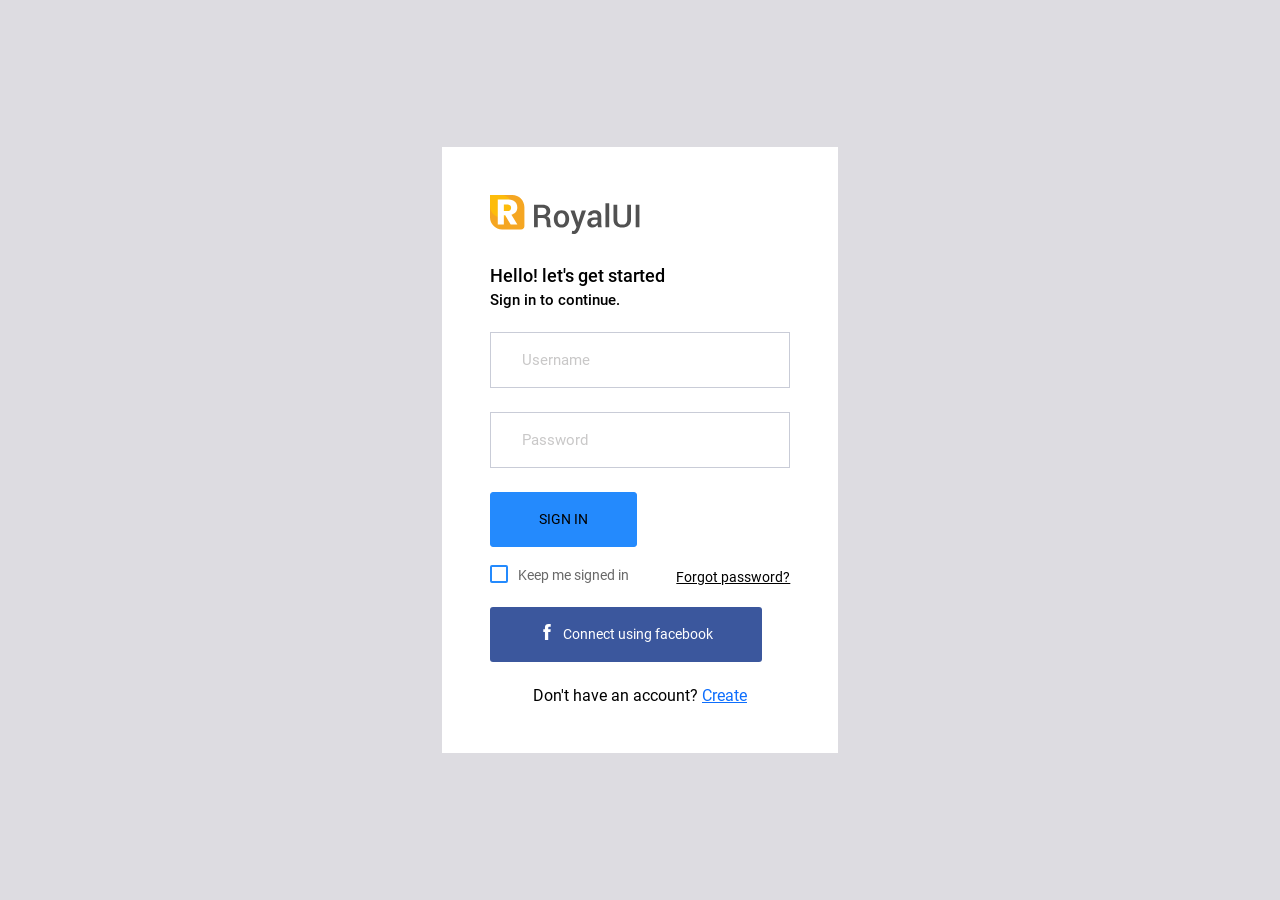
<file: pages/samples/login.html>
<!DOCTYPE html>
<html lang="en">

<head>
  <!-- Required meta tags -->
  <meta charset="utf-8">
  <meta name="viewport" content="width=device-width, initial-scale=1, shrink-to-fit=no">
  <title>RoyalUI Admin</title>
  <!-- plugins:css -->
  <link rel="stylesheet" href="../../vendors/ti-icons/css/themify-icons.css">
  <link rel="stylesheet" href="../../vendors/base/vendor.bundle.base.css">
  <!-- endinject -->
  <!-- plugin css for this page -->
  <!-- End plugin css for this page -->
  <!-- inject:css -->
  <link rel="stylesheet" href="../../css/style.css">
  <!-- endinject -->
  <link rel="shortcut icon" href="../../images/favicon.png" />
</head>

<body>
  <div class="container-scroller">
    <div class="container-fluid page-body-wrapper full-page-wrapper">
      <div class="content-wrapper d-flex align-items-center auth px-0">
        <div class="row w-100 mx-0">
          <div class="col-lg-4 mx-auto">
            <div class="auth-form-light text-left py-5 px-4 px-sm-5">
              <div class="brand-logo">
                <img src="../../images/logo.svg" alt="logo">
              </div>
              <h4>Hello! let's get started</h4>
              <h6 class="font-weight-light">Sign in to continue.</h6>
              <form class="pt-3">
                <div class="form-group">
                  <input type="email" class="form-control form-control-lg" id="exampleInputEmail1" placeholder="Username">
                </div>
                <div class="form-group">
                  <input type="password" class="form-control form-control-lg" id="exampleInputPassword1" placeholder="Password">
                </div>
                <div class="mt-3">
                  <a class="btn btn-block btn-primary btn-lg font-weight-medium auth-form-btn" href="../../index.html">SIGN IN</a>
                </div>
                <div class="my-2 d-flex justify-content-between align-items-center">
                  <div class="form-check">
                    <label class="form-check-label text-muted">
                      <input type="checkbox" class="form-check-input">
                      Keep me signed in
                    </label>
                  </div>
                  <a href="#" class="auth-link text-black">Forgot password?</a>
                </div>
                <div class="mb-2">
                  <button type="button" class="btn btn-block btn-facebook auth-form-btn">
                    <i class="ti-facebook me-2"></i>Connect using facebook
                  </button>
                </div>
                <div class="text-center mt-4 font-weight-light">
                  Don't have an account? <a href="register.html" class="text-primary">Create</a>
                </div>
              </form>
            </div>
          </div>
        </div>
      </div>
      <!-- content-wrapper ends -->
    </div>
    <!-- page-body-wrapper ends -->
  </div>
  <!-- container-scroller -->
  <!-- plugins:js -->
  <script src="../../vendors/base/vendor.bundle.base.js"></script>
  <!-- endinject -->
  <!-- inject:js -->
  <script src="../../js/off-canvas.js"></script>
  <script src="../../js/hoverable-collapse.js"></script>
  <script src="../../js/template.js"></script>
  <script src="../../js/todolist.js"></script>
  <!-- endinject -->
</body>

</html>
</file>
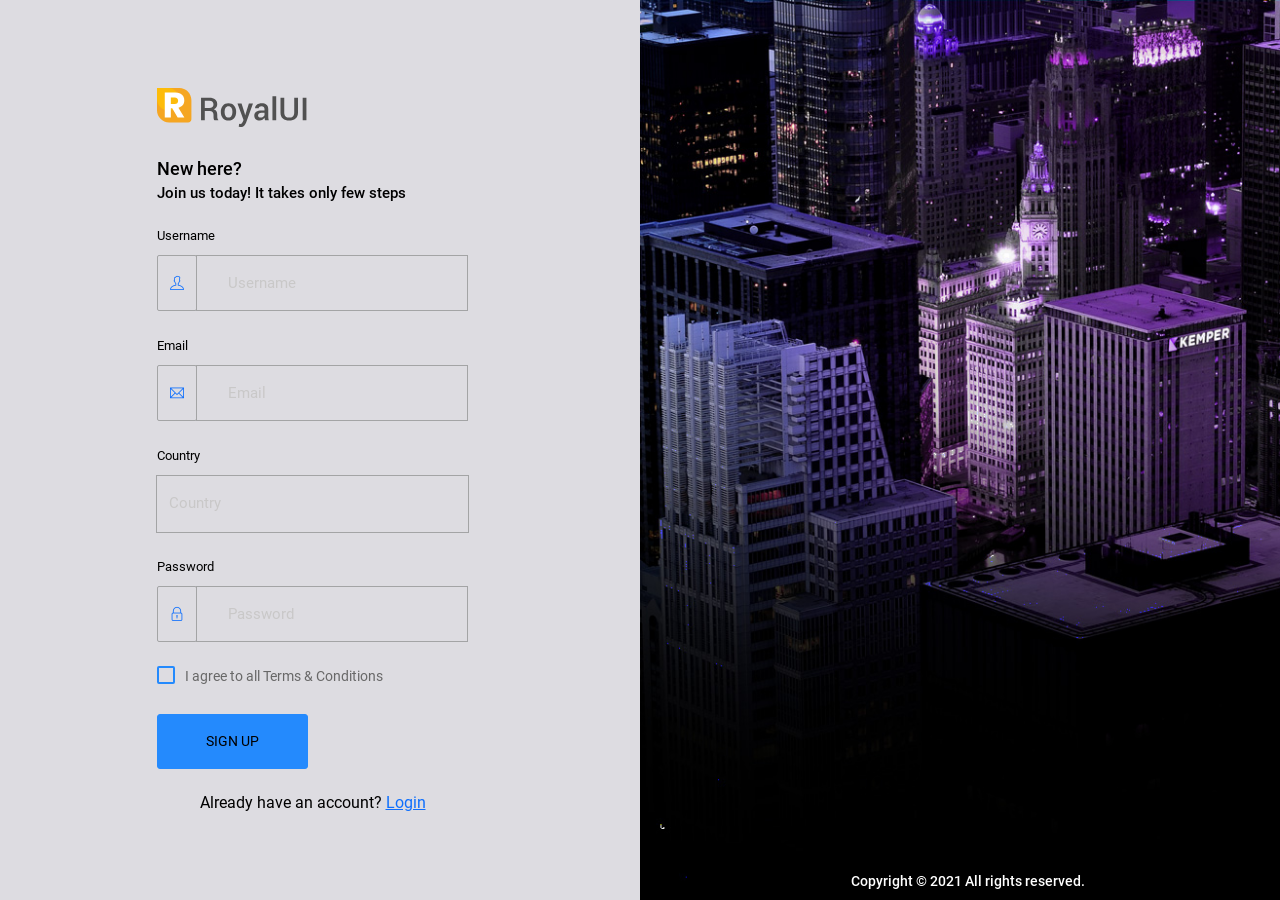
<file: pages/samples/register-2.html>
<!DOCTYPE html>
<html lang="en">

<head>
  <!-- Required meta tags -->
  <meta charset="utf-8">
  <meta name="viewport" content="width=device-width, initial-scale=1, shrink-to-fit=no">
  <title>RoyalUI Admin</title>
  <!-- plugins:css -->
  <link rel="stylesheet" href="../../vendors/ti-icons/css/themify-icons.css">
  <link rel="stylesheet" href="../../vendors/base/vendor.bundle.base.css">
  <!-- endinject -->
  <!-- plugin css for this page -->
  <!-- End plugin css for this page -->
  <!-- inject:css -->
  <link rel="stylesheet" href="../../css/style.css">
  <!-- endinject -->
  <link rel="shortcut icon" href="../../images/favicon.png" />
</head>

<body>
  <div class="container-scroller">
    <div class="container-fluid page-body-wrapper full-page-wrapper">
      <div class="content-wrapper d-flex align-items-stretch auth auth-img-bg">
        <div class="row flex-grow">
          <div class="col-lg-6 d-flex align-items-center justify-content-center">
            <div class="auth-form-transparent text-left p-3">
              <div class="brand-logo">
                <img src="../../images/logo.svg" alt="logo">
              </div>
              <h4>New here?</h4>
              <h6 class="font-weight-light">Join us today! It takes only few steps</h6>
              <form class="pt-3">
                <div class="form-group">
                  <label>Username</label>
                  <div class="input-group">
                    <div class="input-group-prepend bg-transparent">
                      <span class="input-group-text bg-transparent border-right-0">
                        <i class="ti-user text-primary"></i>
                      </span>
                    </div>
                    <input type="text" class="form-control form-control-lg border-left-0" placeholder="Username">
                  </div>
                </div>
                <div class="form-group">
                  <label>Email</label>
                  <div class="input-group">
                    <div class="input-group-prepend bg-transparent">
                      <span class="input-group-text bg-transparent border-right-0">
                        <i class="ti-email text-primary"></i>
                      </span>
                    </div>
                    <input type="email" class="form-control form-control-lg border-left-0" placeholder="Email">
                  </div>
                </div>
                <div class="form-group">
                  <label>Country</label>
                  <select class="form-control form-control-lg" id="exampleFormControlSelect2">
                    <option>Country</option>
                    <option>United States of America</option>
                    <option>United Kingdom</option>
                    <option>India</option>
                    <option>Germany</option>
                    <option>Argentina</option>
                  </select>
                </div>
                <div class="form-group">
                  <label>Password</label>
                  <div class="input-group">
                    <div class="input-group-prepend bg-transparent">
                      <span class="input-group-text bg-transparent border-right-0">
                        <i class="ti-lock text-primary"></i>
                      </span>
                    </div>
                    <input type="password" class="form-control form-control-lg border-left-0" id="exampleInputPassword" placeholder="Password">                        
                  </div>
                </div>
                <div class="mb-4">
                  <div class="form-check">
                    <label class="form-check-label text-muted">
                      <input type="checkbox" class="form-check-input">
                      I agree to all Terms & Conditions
                    </label>
                  </div>
                </div>
                <div class="mt-3">
                  <a class="btn btn-block btn-primary btn-lg font-weight-medium auth-form-btn" href="../../index.html">SIGN UP</a>
                </div>
                <div class="text-center mt-4 font-weight-light">
                  Already have an account? <a href="login.html" class="text-primary">Login</a>
                </div>
              </form>
            </div>
          </div>
          <div class="col-lg-6 register-half-bg d-flex flex-row">
            <p class="text-white font-weight-medium text-center flex-grow align-self-end">Copyright &copy; 2021  All rights reserved.</p>
          </div>
        </div>
      </div>
      <!-- content-wrapper ends -->
    </div>
    <!-- page-body-wrapper ends -->
  </div>
  <!-- container-scroller -->
  <!-- plugins:js -->
  <script src="../../vendors/base/vendor.bundle.base.js"></script>
  <!-- endinject -->
  <!-- inject:js -->
  <script src="../../js/off-canvas.js"></script>
  <script src="../../js/hoverable-collapse.js"></script>
  <script src="../../js/template.js"></script>
  <script src="../../js/todolist.js"></script>
  <!-- endinject -->
</body>

</html>
</file>
<file: vendors/ti-icons/css/themify-icons.css>
@font-face {
	font-family: 'themify';
	src:url('../fonts/themify.eot');
	src:url('../fonts/themify.eot?#iefix') format('embedded-opentype'),
		url('../fonts/themify.woff') format('woff'),
		url('../fonts/themify.ttf') format('truetype'),
		url('../fonts/themify.svg') format('svg');
	font-weight: normal;
	font-style: normal;
}

[class^="ti-"], [class*=" ti-"] {
	font-family: 'themify';
	speak: none;
	font-style: normal;
	font-weight: normal;
	font-variant: normal;
	text-transform: none;
	line-height: 1;

	/* Better Font Rendering =========== */
	-webkit-font-smoothing: antialiased;
	-moz-osx-font-smoothing: grayscale;
}

.ti-wand:before {
	content: "\e600";
}
.ti-volume:before {
	content: "\e601";
}
.ti-user:before {
	content: "\e602";
}
.ti-unlock:before {
	content: "\e603";
}
.ti-unlink:before {
	content: "\e604";
}
.ti-trash:before {
	content: "\e605";
}
.ti-thought:before {
	content: "\e606";
}
.ti-target:before {
	content: "\e607";
}
.ti-tag:before {
	content: "\e608";
}
.ti-tablet:before {
	content: "\e609";
}
.ti-star:before {
	content: "\e60a";
}
.ti-spray:before {
	content: "\e60b";
}
.ti-signal:before {
	content: "\e60c";
}
.ti-shopping-cart:before {
	content: "\e60d";
}
.ti-shopping-cart-full:before {
	content: "\e60e";
}
.ti-settings:before {
	content: "\e60f";
}
.ti-search:before {
	content: "\e610";
}
.ti-zoom-in:before {
	content: "\e611";
}
.ti-zoom-out:before {
	content: "\e612";
}
.ti-cut:before {
	content: "\e613";
}
.ti-ruler:before {
	content: "\e614";
}
.ti-ruler-pencil:before {
	content: "\e615";
}
.ti-ruler-alt:before {
	content: "\e616";
}
.ti-bookmark:before {
	content: "\e617";
}
.ti-bookmark-alt:before {
	content: "\e618";
}
.ti-reload:before {
	content: "\e619";
}
.ti-plus:before {
	content: "\e61a";
}
.ti-pin:before {
	content: "\e61b";
}
.ti-pencil:before {
	content: "\e61c";
}
.ti-pencil-alt:before {
	content: "\e61d";
}
.ti-paint-roller:before {
	content: "\e61e";
}
.ti-paint-bucket:before {
	content: "\e61f";
}
.ti-na:before {
	content: "\e620";
}
.ti-mobile:before {
	content: "\e621";
}
.ti-minus:before {
	content: "\e622";
}
.ti-medall:before {
	content: "\e623";
}
.ti-medall-alt:before {
	content: "\e624";
}
.ti-marker:before {
	content: "\e625";
}
.ti-marker-alt:before {
	content: "\e626";
}
.ti-arrow-up:before {
	content: "\e627";
}
.ti-arrow-right:before {
	content: "\e628";
}
.ti-arrow-left:before {
	content: "\e629";
}
.ti-arrow-down:before {
	content: "\e62a";
}
.ti-lock:before {
	content: "\e62b";
}
.ti-location-arrow:before {
	content: "\e62c";
}
.ti-link:before {
	content: "\e62d";
}
.ti-layout:before {
	content: "\e62e";
}
.ti-layers:before {
	content: "\e62f";
}
.ti-layers-alt:before {
	content: "\e630";
}
.ti-key:before {
	content: "\e631";
}
.ti-import:before {
	content: "\e632";
}
.ti-image:before {
	content: "\e633";
}
.ti-heart:before {
	content: "\e634";
}
.ti-heart-broken:before {
	content: "\e635";
}
.ti-hand-stop:before {
	content: "\e636";
}
.ti-hand-open:before {
	content: "\e637";
}
.ti-hand-drag:before {
	content: "\e638";
}
.ti-folder:before {
	content: "\e639";
}
.ti-flag:before {
	content: "\e63a";
}
.ti-flag-alt:before {
	content: "\e63b";
}
.ti-flag-alt-2:before {
	content: "\e63c";
}
.ti-eye:before {
	content: "\e63d";
}
.ti-export:before {
	content: "\e63e";
}
.ti-exchange-vertical:before {
	content: "\e63f";
}
.ti-desktop:before {
	content: "\e640";
}
.ti-cup:before {
	content: "\e641";
}
.ti-crown:before {
	content: "\e642";
}
.ti-comments:before {
	content: "\e643";
}
.ti-comment:before {
	content: "\e644";
}
.ti-comment-alt:before {
	content: "\e645";
}
.ti-close:before {
	content: "\e646";
}
.ti-clip:before {
	content: "\e647";
}
.ti-angle-up:before {
	content: "\e648";
}
.ti-angle-right:before {
	content: "\e649";
}
.ti-angle-left:before {
	content: "\e64a";
}
.ti-angle-down:before {
	content: "\e64b";
}
.ti-check:before {
	content: "\e64c";
}
.ti-check-box:before {
	content: "\e64d";
}
.ti-camera:before {
	content: "\e64e";
}
.ti-announcement:before {
	content: "\e64f";
}
.ti-brush:before {
	content: "\e650";
}
.ti-briefcase:before {
	content: "\e651";
}
.ti-bolt:before {
	content: "\e652";
}
.ti-bolt-alt:before {
	content: "\e653";
}
.ti-blackboard:before {
	content: "\e654";
}
.ti-bag:before {
	content: "\e655";
}
.ti-move:before {
	content: "\e656";
}
.ti-arrows-vertical:before {
	content: "\e657";
}
.ti-arrows-horizontal:before {
	content: "\e658";
}
.ti-fullscreen:before {
	content: "\e659";
}
.ti-arrow-top-right:before {
	content: "\e65a";
}
.ti-arrow-top-left:before {
	content: "\e65b";
}
.ti-arrow-circle-up:before {
	content: "\e65c";
}
.ti-arrow-circle-right:before {
	content: "\e65d";
}
.ti-arrow-circle-left:before {
	content: "\e65e";
}
.ti-arrow-circle-down:before {
	content: "\e65f";
}
.ti-angle-double-up:before {
	content: "\e660";
}
.ti-angle-double-right:before {
	content: "\e661";
}
.ti-angle-double-left:before {
	content: "\e662";
}
.ti-angle-double-down:before {
	content: "\e663";
}
.ti-zip:before {
	content: "\e664";
}
.ti-world:before {
	content: "\e665";
}
.ti-wheelchair:before {
	content: "\e666";
}
.ti-view-list:before {
	content: "\e667";
}
.ti-view-list-alt:before {
	content: "\e668";
}
.ti-view-grid:before {
	content: "\e669";
}
.ti-uppercase:before {
	content: "\e66a";
}
.ti-upload:before {
	content: "\e66b";
}
.ti-underline:before {
	content: "\e66c";
}
.ti-truck:before {
	content: "\e66d";
}
.ti-timer:before {
	content: "\e66e";
}
.ti-ticket:before {
	content: "\e66f";
}
.ti-thumb-up:before {
	content: "\e670";
}
.ti-thumb-down:before {
	content: "\e671";
}
.ti-text:before {
	content: "\e672";
}
.ti-stats-up:before {
	content: "\e673";
}
.ti-stats-down:before {
	content: "\e674";
}
.ti-split-v:before {
	content: "\e675";
}
.ti-split-h:before {
	content: "\e676";
}
.ti-smallcap:before {
	content: "\e677";
}
.ti-shine:before {
	content: "\e678";
}
.ti-shift-right:before {
	content: "\e679";
}
.ti-shift-left:before {
	content: "\e67a";
}
.ti-shield:before {
	content: "\e67b";
}
.ti-notepad:before {
	content: "\e67c";
}
.ti-server:before {
	content: "\e67d";
}
.ti-quote-right:before {
	content: "\e67e";
}
.ti-quote-left:before {
	content: "\e67f";
}
.ti-pulse:before {
	content: "\e680";
}
.ti-printer:before {
	content: "\e681";
}
.ti-power-off:before {
	content: "\e682";
}
.ti-plug:before {
	content: "\e683";
}
.ti-pie-chart:before {
	content: "\e684";
}
.ti-paragraph:before {
	content: "\e685";
}
.ti-panel:before {
	content: "\e686";
}
.ti-package:before {
	content: "\e687";
}
.ti-music:before {
	content: "\e688";
}
.ti-music-alt:before {
	content: "\e689";
}
.ti-mouse:before {
	content: "\e68a";
}
.ti-mouse-alt:before {
	content: "\e68b";
}
.ti-money:before {
	content: "\e68c";
}
.ti-microphone:before {
	content: "\e68d";
}
.ti-menu:before {
	content: "\e68e";
}
.ti-menu-alt:before {
	content: "\e68f";
}
.ti-map:before {
	content: "\e690";
}
.ti-map-alt:before {
	content: "\e691";
}
.ti-loop:before {
	content: "\e692";
}
.ti-location-pin:before {
	content: "\e693";
}
.ti-list:before {
	content: "\e694";
}
.ti-light-bulb:before {
	content: "\e695";
}
.ti-Italic:before {
	content: "\e696";
}
.ti-info:before {
	content: "\e697";
}
.ti-infinite:before {
	content: "\e698";
}
.ti-id-badge:before {
	content: "\e699";
}
.ti-hummer:before {
	content: "\e69a";
}
.ti-home:before {
	content: "\e69b";
}
.ti-help:before {
	content: "\e69c";
}
.ti-headphone:before {
	content: "\e69d";
}
.ti-harddrives:before {
	content: "\e69e";
}
.ti-harddrive:before {
	content: "\e69f";
}
.ti-gift:before {
	content: "\e6a0";
}
.ti-game:before {
	content: "\e6a1";
}
.ti-filter:before {
	content: "\e6a2";
}
.ti-files:before {
	content: "\e6a3";
}
.ti-file:before {
	content: "\e6a4";
}
.ti-eraser:before {
	content: "\e6a5";
}
.ti-envelope:before {
	content: "\e6a6";
}
.ti-download:before {
	content: "\e6a7";
}
.ti-direction:before {
	content: "\e6a8";
}
.ti-direction-alt:before {
	content: "\e6a9";
}
.ti-dashboard:before {
	content: "\e6aa";
}
.ti-control-stop:before {
	content: "\e6ab";
}
.ti-control-shuffle:before {
	content: "\e6ac";
}
.ti-control-play:before {
	content: "\e6ad";
}
.ti-control-pause:before {
	content: "\e6ae";
}
.ti-control-forward:before {
	content: "\e6af";
}
.ti-control-backward:before {
	content: "\e6b0";
}
.ti-cloud:before {
	content: "\e6b1";
}
.ti-cloud-up:before {
	content: "\e6b2";
}
.ti-cloud-down:before {
	content: "\e6b3";
}
.ti-clipboard:before {
	content: "\e6b4";
}
.ti-car:before {
	content: "\e6b5";
}
.ti-calendar:before {
	content: "\e6b6";
}
.ti-book:before {
	content: "\e6b7";
}
.ti-bell:before {
	content: "\e6b8";
}
.ti-basketball:before {
	content: "\e6b9";
}
.ti-bar-chart:before {
	content: "\e6ba";
}
.ti-bar-chart-alt:before {
	content: "\e6bb";
}
.ti-back-right:before {
	content: "\e6bc";
}
.ti-back-left:before {
	content: "\e6bd";
}
.ti-arrows-corner:before {
	content: "\e6be";
}
.ti-archive:before {
	content: "\e6bf";
}
.ti-anchor:before {
	content: "\e6c0";
}
.ti-align-right:before {
	content: "\e6c1";
}
.ti-align-left:before {
	content: "\e6c2";
}
.ti-align-justify:before {
	content: "\e6c3";
}
.ti-align-center:before {
	content: "\e6c4";
}
.ti-alert:before {
	content: "\e6c5";
}
.ti-alarm-clock:before {
	content: "\e6c6";
}
.ti-agenda:before {
	content: "\e6c7";
}
.ti-write:before {
	content: "\e6c8";
}
.ti-window:before {
	content: "\e6c9";
}
.ti-widgetized:before {
	content: "\e6ca";
}
.ti-widget:before {
	content: "\e6cb";
}
.ti-widget-alt:before {
	content: "\e6cc";
}
.ti-wallet:before {
	content: "\e6cd";
}
.ti-video-clapper:before {
	content: "\e6ce";
}
.ti-video-camera:before {
	content: "\e6cf";
}
.ti-vector:before {
	content: "\e6d0";
}
.ti-themify-logo:before {
	content: "\e6d1";
}
.ti-themify-favicon:before {
	content: "\e6d2";
}
.ti-themify-favicon-alt:before {
	content: "\e6d3";
}
.ti-support:before {
	content: "\e6d4";
}
.ti-stamp:before {
	content: "\e6d5";
}
.ti-split-v-alt:before {
	content: "\e6d6";
}
.ti-slice:before {
	content: "\e6d7";
}
.ti-shortcode:before {
	content: "\e6d8";
}
.ti-shift-right-alt:before {
	content: "\e6d9";
}
.ti-shift-left-alt:before {
	content: "\e6da";
}
.ti-ruler-alt-2:before {
	content: "\e6db";
}
.ti-receipt:before {
	content: "\e6dc";
}
.ti-pin2:before {
	content: "\e6dd";
}
.ti-pin-alt:before {
	content: "\e6de";
}
.ti-pencil-alt2:before {
	content: "\e6df";
}
.ti-palette:before {
	content: "\e6e0";
}
.ti-more:before {
	content: "\e6e1";
}
.ti-more-alt:before {
	content: "\e6e2";
}
.ti-microphone-alt:before {
	content: "\e6e3";
}
.ti-magnet:before {
	content: "\e6e4";
}
.ti-line-double:before {
	content: "\e6e5";
}
.ti-line-dotted:before {
	content: "\e6e6";
}
.ti-line-dashed:before {
	content: "\e6e7";
}
.ti-layout-width-full:before {
	content: "\e6e8";
}
.ti-layout-width-default:before {
	content: "\e6e9";
}
.ti-layout-width-default-alt:before {
	content: "\e6ea";
}
.ti-layout-tab:before {
	content: "\e6eb";
}
.ti-layout-tab-window:before {
	content: "\e6ec";
}
.ti-layout-tab-v:before {
	content: "\e6ed";
}
.ti-layout-tab-min:before {
	content: "\e6ee";
}
.ti-layout-slider:before {
	content: "\e6ef";
}
.ti-layout-slider-alt:before {
	content: "\e6f0";
}
.ti-layout-sidebar-right:before {
	content: "\e6f1";
}
.ti-layout-sidebar-none:before {
	content: "\e6f2";
}
.ti-layout-sidebar-left:before {
	content: "\e6f3";
}
.ti-layout-placeholder:before {
	content: "\e6f4";
}
.ti-layout-menu:before {
	content: "\e6f5";
}
.ti-layout-menu-v:before {
	content: "\e6f6";
}
.ti-layout-menu-separated:before {
	content: "\e6f7";
}
.ti-layout-menu-full:before {
	content: "\e6f8";
}
.ti-layout-media-right-alt:before {
	content: "\e6f9";
}
.ti-layout-media-right:before {
	content: "\e6fa";
}
.ti-layout-media-overlay:before {
	content: "\e6fb";
}
.ti-layout-media-overlay-alt:before {
	content: "\e6fc";
}
.ti-layout-media-overlay-alt-2:before {
	content: "\e6fd";
}
.ti-layout-media-left-alt:before {
	content: "\e6fe";
}
.ti-layout-media-left:before {
	content: "\e6ff";
}
.ti-layout-media-center-alt:before {
	content: "\e700";
}
.ti-layout-media-center:before {
	content: "\e701";
}
.ti-layout-list-thumb:before {
	content: "\e702";
}
.ti-layout-list-thumb-alt:before {
	content: "\e703";
}
.ti-layout-list-post:before {
	content: "\e704";
}
.ti-layout-list-large-image:before {
	content: "\e705";
}
.ti-layout-line-solid:before {
	content: "\e706";
}
.ti-layout-grid4:before {
	content: "\e707";
}
.ti-layout-grid3:before {
	content: "\e708";
}
.ti-layout-grid2:before {
	content: "\e709";
}
.ti-layout-grid2-thumb:before {
	content: "\e70a";
}
.ti-layout-cta-right:before {
	content: "\e70b";
}
.ti-layout-cta-left:before {
	content: "\e70c";
}
.ti-layout-cta-center:before {
	content: "\e70d";
}
.ti-layout-cta-btn-right:before {
	content: "\e70e";
}
.ti-layout-cta-btn-left:before {
	content: "\e70f";
}
.ti-layout-column4:before {
	content: "\e710";
}
.ti-layout-column3:before {
	content: "\e711";
}
.ti-layout-column2:before {
	content: "\e712";
}
.ti-layout-accordion-separated:before {
	content: "\e713";
}
.ti-layout-accordion-merged:before {
	content: "\e714";
}
.ti-layout-accordion-list:before {
	content: "\e715";
}
.ti-ink-pen:before {
	content: "\e716";
}
.ti-info-alt:before {
	content: "\e717";
}
.ti-help-alt:before {
	content: "\e718";
}
.ti-headphone-alt:before {
	content: "\e719";
}
.ti-hand-point-up:before {
	content: "\e71a";
}
.ti-hand-point-right:before {
	content: "\e71b";
}
.ti-hand-point-left:before {
	content: "\e71c";
}
.ti-hand-point-down:before {
	content: "\e71d";
}
.ti-gallery:before {
	content: "\e71e";
}
.ti-face-smile:before {
	content: "\e71f";
}
.ti-face-sad:before {
	content: "\e720";
}
.ti-credit-card:before {
	content: "\e721";
}
.ti-control-skip-forward:before {
	content: "\e722";
}
.ti-control-skip-backward:before {
	content: "\e723";
}
.ti-control-record:before {
	content: "\e724";
}
.ti-control-eject:before {
	content: "\e725";
}
.ti-comments-smiley:before {
	content: "\e726";
}
.ti-brush-alt:before {
	content: "\e727";
}
.ti-youtube:before {
	content: "\e728";
}
.ti-vimeo:before {
	content: "\e729";
}
.ti-twitter:before {
	content: "\e72a";
}
.ti-time:before {
	content: "\e72b";
}
.ti-tumblr:before {
	content: "\e72c";
}
.ti-skype:before {
	content: "\e72d";
}
.ti-share:before {
	content: "\e72e";
}
.ti-share-alt:before {
	content: "\e72f";
}
.ti-rocket:before {
	content: "\e730";
}
.ti-pinterest:before {
	content: "\e731";
}
.ti-new-window:before {
	content: "\e732";
}
.ti-microsoft:before {
	content: "\e733";
}
.ti-list-ol:before {
	content: "\e734";
}
.ti-linkedin:before {
	content: "\e735";
}
.ti-layout-sidebar-2:before {
	content: "\e736";
}
.ti-layout-grid4-alt:before {
	content: "\e737";
}
.ti-layout-grid3-alt:before {
	content: "\e738";
}
.ti-layout-grid2-alt:before {
	content: "\e739";
}
.ti-layout-column4-alt:before {
	content: "\e73a";
}
.ti-layout-column3-alt:before {
	content: "\e73b";
}
.ti-layout-column2-alt:before {
	content: "\e73c";
}
.ti-instagram:before {
	content: "\e73d";
}
.ti-google:before {
	content: "\e73e";
}
.ti-github:before {
	content: "\e73f";
}
.ti-flickr:before {
	content: "\e740";
}
.ti-facebook:before {
	content: "\e741";
}
.ti-dropbox:before {
	content: "\e742";
}
.ti-dribbble:before {
	content: "\e743";
}
.ti-apple:before {
	content: "\e744";
}
.ti-android:before {
	content: "\e745";
}
.ti-save:before {
	content: "\e746";
}
.ti-save-alt:before {
	content: "\e747";
}
.ti-yahoo:before {
	content: "\e748";
}
.ti-wordpress:before {
	content: "\e749";
}
.ti-vimeo-alt:before {
	content: "\e74a";
}
.ti-twitter-alt:before {
	content: "\e74b";
}
.ti-tumblr-alt:before {
	content: "\e74c";
}
.ti-trello:before {
	content: "\e74d";
}
.ti-stack-overflow:before {
	content: "\e74e";
}
.ti-soundcloud:before {
	content: "\e74f";
}
.ti-sharethis:before {
	content: "\e750";
}
.ti-sharethis-alt:before {
	content: "\e751";
}
.ti-reddit:before {
	content: "\e752";
}
.ti-pinterest-alt:before {
	content: "\e753";
}
.ti-microsoft-alt:before {
	content: "\e754";
}
.ti-linux:before {
	content: "\e755";
}
.ti-jsfiddle:before {
	content: "\e756";
}
.ti-joomla:before {
	content: "\e757";
}
.ti-html5:before {
	content: "\e758";
}
.ti-flickr-alt:before {
	content: "\e759";
}
.ti-email:before {
	content: "\e75a";
}
.ti-drupal:before {
	content: "\e75b";
}
.ti-dropbox-alt:before {
	content: "\e75c";
}
.ti-css3:before {
	content: "\e75d";
}
.ti-rss:before {
	content: "\e75e";
}
.ti-rss-alt:before {
	content: "\e75f";
}
</file>
<file: vendors/base/vendor.bundle.base.css>
/*
 * Container style
 */
.ps {
  overflow: hidden !important;
  overflow-anchor: none;
  -ms-overflow-style: none;
  touch-action: auto;
  -ms-touch-action: auto;
}

/*
 * Scrollbar rail styles
 */
.ps__rail-x {
  display: none;
  opacity: 0;
  transition: background-color .2s linear, opacity .2s linear;
  -webkit-transition: background-color .2s linear, opacity .2s linear;
  height: 15px;
  /* there must be 'bottom' or 'top' for ps__rail-x */
  bottom: 0px;
  /* please don't change 'position' */
  position: absolute;
}

.ps__rail-y {
  display: none;
  opacity: 0;
  transition: background-color .2s linear, opacity .2s linear;
  -webkit-transition: background-color .2s linear, opacity .2s linear;
  width: 15px;
  /* there must be 'right' or 'left' for ps__rail-y */
  right: 0;
  /* please don't change 'position' */
  position: absolute;
}

.ps--active-x > .ps__rail-x,
.ps--active-y > .ps__rail-y {
  display: block;
  background-color: transparent;
}

.ps:hover > .ps__rail-x,
.ps:hover > .ps__rail-y,
.ps--focus > .ps__rail-x,
.ps--focus > .ps__rail-y,
.ps--scrolling-x > .ps__rail-x,
.ps--scrolling-y > .ps__rail-y {
  opacity: 0.6;
}

.ps .ps__rail-x:hover,
.ps .ps__rail-y:hover,
.ps .ps__rail-x:focus,
.ps .ps__rail-y:focus,
.ps .ps__rail-x.ps--clicking,
.ps .ps__rail-y.ps--clicking {
  background-color: #eee;
  opacity: 0.9;
}

/*
 * Scrollbar thumb styles
 */
.ps__thumb-x {
  background-color: #aaa;
  border-radius: 6px;
  transition: background-color .2s linear, height .2s ease-in-out;
  -webkit-transition: background-color .2s linear, height .2s ease-in-out;
  height: 6px;
  /* there must be 'bottom' for ps__thumb-x */
  bottom: 2px;
  /* please don't change 'position' */
  position: absolute;
}

.ps__thumb-y {
  background-color: #aaa;
  border-radius: 6px;
  transition: background-color .2s linear, width .2s ease-in-out;
  -webkit-transition: background-color .2s linear, width .2s ease-in-out;
  width: 6px;
  /* there must be 'right' for ps__thumb-y */
  right: 2px;
  /* please don't change 'position' */
  position: absolute;
}

.ps__rail-x:hover > .ps__thumb-x,
.ps__rail-x:focus > .ps__thumb-x,
.ps__rail-x.ps--clicking .ps__thumb-x {
  background-color: #999;
  height: 11px;
}

.ps__rail-y:hover > .ps__thumb-y,
.ps__rail-y:focus > .ps__thumb-y,
.ps__rail-y.ps--clicking .ps__thumb-y {
  background-color: #999;
  width: 11px;
}

/* MS supports */
@supports (-ms-overflow-style: none) {
  .ps {
    overflow: auto !important;
  }
}

@media screen and (-ms-high-contrast: active), (-ms-high-contrast: none) {
  .ps {
    overflow: auto !important;
  }
}
</file>
<file: assets/css/main.css>
/**
* Template Name: OnePage
* Template URL: https://bootstrapmade.com/onepage-multipurpose-bootstrap-template/
* Updated: Aug 07 2024 with Bootstrap v5.3.3
* Author: BootstrapMade.com
* License: https://bootstrapmade.com/license/
*/

/*--------------------------------------------------------------
# Font & Color Variables
# Help: https://bootstrapmade.com/color-system/
--------------------------------------------------------------*/
/* Fonts */
:root {
  --default-font: "Roboto",  system-ui, -apple-system, "Segoe UI", Roboto, "Helvetica Neue", Arial, "Noto Sans", "Liberation Sans", sans-serif, "Apple Color Emoji", "Segoe UI Emoji", "Segoe UI Symbol", "Noto Color Emoji";
  --heading-font: "Raleway",  sans-serif;
  --nav-font: "Poppins",  sans-serif;
}

/* Global Colors - The following color variables are used throughout the website. Updating them here will change the color scheme of the entire website */
:root { 
  --background-color: #ffffff; /* Background color for the entire website, including individual sections */
  --default-color: #444444; /* Default color used for the majority of the text content across the entire website */
  --heading-color: #124265; /* Color for headings, subheadings and title throughout the website */
  --accent-color: #2487ce; /* Accent color that represents your brand on the website. It's used for buttons, links, and other elements that need to stand out */
  --surface-color: #ffffff; /* The surface color is used as a background of boxed elements within sections, such as cards, icon boxes, or other elements that require a visual separation from the global background. */
  --contrast-color: #ffffff; /* Contrast color for text, ensuring readability against backgrounds of accent, heading, or default colors. */
}

/* Nav Menu Colors - The following color variables are used specifically for the navigation menu. They are separate from the global colors to allow for more customization options */
:root {
  --nav-color: #124265;  /* The default color of the main navmenu links */
  --nav-hover-color: #2487ce; /* Applied to main navmenu links when they are hovered over or active */
  --nav-mobile-background-color: #ffffff; /* Used as the background color for mobile navigation menu */
  --nav-dropdown-background-color: #ffffff; /* Used as the background color for dropdown items that appear when hovering over primary navigation items */
  --nav-dropdown-color: #124265; /* Used for navigation links of the dropdown items in the navigation menu. */
  --nav-dropdown-hover-color: #2487ce; /* Similar to --nav-hover-color, this color is applied to dropdown navigation links when they are hovered over. */
}

/* Color Presets - These classes override global colors when applied to any section or element, providing reuse of the sam color scheme. */

.light-background {
  --background-color: #f6fafd;
  --surface-color: #ffffff;
}

.dark-background {
  --background-color: #060606;
  --default-color: #ffffff;
  --heading-color: #ffffff;
  --surface-color: #252525;
  --contrast-color: #ffffff;
}

.accent-background {
  --background-color: #2487ce;
  --default-color: #ffffff;
  --heading-color: #ffffff;
  --accent-color: #ffffff;
  --surface-color: #469fdf;
  --contrast-color: #ffffff;
}

/* Smooth scroll */
:root {
  scroll-behavior: smooth;
}

/*--------------------------------------------------------------
# General Styling & Shared Classes
--------------------------------------------------------------*/
body {
  color: var(--default-color);
  background-color: var(--background-color);
  font-family: var(--default-font);
}

a {
  color: var(--accent-color);
  text-decoration: none;
  transition: 0.3s;
}

a:hover {
  color: color-mix(in srgb, var(--accent-color), transparent 25%);
  text-decoration: none;
}

h1,
h2,
h3,
h4,
h5,
h6 {
  color: var(--heading-color);
  font-family: var(--heading-font);
}

/* Pulsating Play Button
------------------------------*/
.pulsating-play-btn {
  width: 94px;
  height: 94px;
  background: radial-gradient(var(--accent-color) 50%, color-mix(in srgb, var(--accent-color), transparent 75%) 52%);
  border-radius: 50%;
  display: block;
  position: relative;
  overflow: hidden;
}

.pulsating-play-btn:before {
  content: "";
  position: absolute;
  width: 120px;
  height: 120px;
  animation-delay: 0s;
  animation: pulsate-play-btn 2s;
  animation-direction: forwards;
  animation-iteration-count: infinite;
  animation-timing-function: steps;
  opacity: 1;
  border-radius: 50%;
  border: 5px solid color-mix(in srgb, var(--accent-color), transparent 30%);
  top: -15%;
  left: -15%;
  background: rgba(198, 16, 0, 0);
}

.pulsating-play-btn:after {
  content: "";
  position: absolute;
  left: 50%;
  top: 50%;
  transform: translateX(-40%) translateY(-50%);
  width: 0;
  height: 0;
  border-top: 10px solid transparent;
  border-bottom: 10px solid transparent;
  border-left: 15px solid #fff;
  z-index: 100;
  transition: all 400ms cubic-bezier(0.55, 0.055, 0.675, 0.19);
}

.pulsating-play-btn:hover:before {
  content: "";
  position: absolute;
  left: 50%;
  top: 50%;
  transform: translateX(-40%) translateY(-50%);
  width: 0;
  height: 0;
  border: none;
  border-top: 10px solid transparent;
  border-bottom: 10px solid transparent;
  border-left: 15px solid #fff;
  z-index: 200;
  animation: none;
  border-radius: 0;
}

.pulsating-play-btn:hover:after {
  border-left: 15px solid var(--accent-color);
  transform: scale(20);
}

@keyframes pulsate-play-btn {
  0% {
    transform: scale(0.6, 0.6);
    opacity: 1;
  }

  100% {
    transform: scale(1, 1);
    opacity: 0;
  }
}

/* PHP Email Form Messages
------------------------------*/
.php-email-form .error-message {
  display: none;
  background: #df1529;
  color: #ffffff;
  text-align: left;
  padding: 15px;
  margin-bottom: 24px;
  font-weight: 600;
}

.php-email-form .sent-message {
  display: none;
  color: #ffffff;
  background: #059652;
  text-align: center;
  padding: 15px;
  margin-bottom: 24px;
  font-weight: 600;
}

.php-email-form .loading {
  display: none;
  background: var(--surface-color);
  text-align: center;
  padding: 15px;
  margin-bottom: 24px;
}

.php-email-form .loading:before {
  content: "";
  display: inline-block;
  border-radius: 50%;
  width: 24px;
  height: 24px;
  margin: 0 10px -6px 0;
  border: 3px solid var(--accent-color);
  border-top-color: var(--surface-color);
  animation: php-email-form-loading 1s linear infinite;
}

@keyframes php-email-form-loading {
  0% {
    transform: rotate(0deg);
  }

  100% {
    transform: rotate(360deg);
  }
}

/*--------------------------------------------------------------
# Global Header
--------------------------------------------------------------*/
.header {
  color: var(--default-color);
  background-color: var(--background-color);
  padding: 20px 0;
  transition: all 0.5s;
  z-index: 997;
  border-bottom: 1px solid color-mix(in srgb, var(--accent-color), transparent 85%);
}

.header .logo {
  line-height: 1;
}

.header .logo img {
  max-height: 36px;
  margin-right: 8px;
}

.header .logo h1 {
  font-size: 30px;
  margin: 0;
  font-weight: 300;
  color: var(--heading-color);
}

.header .btn-getstarted,
.header .btn-getstarted:focus {
  color: var(--contrast-color);
  background: var(--accent-color);
  font-size: 14px;
  padding: 8px 25px;
  margin: 0 0 0 30px;
  border-radius: 4px;
  transition: 0.3s;
}

.header .btn-getstarted:hover,
.header .btn-getstarted:focus:hover {
  color: var(--contrast-color);
  background: color-mix(in srgb, var(--accent-color), transparent 15%);
}

@media (max-width: 1200px) {
  .header .logo {
    order: 1;
  }

  .header .btn-getstarted {
    order: 2;
    margin: 0 15px 0 0;
    padding: 6px 15px;
  }

  .header .navmenu {
    order: 3;
  }
}

.scrolled .header {
  border-color: var(--contrast-color);
  box-shadow: 0px 0 18px rgba(0, 0, 0, 0.1);
}

/*--------------------------------------------------------------
# Navigation Menu
--------------------------------------------------------------*/
/* Navmenu - Desktop */
@media (min-width: 1200px) {
  .navmenu {
    padding: 0;
  }

  .navmenu ul {
    margin: 0;
    padding: 0;
    display: flex;
    list-style: none;
    align-items: center;
  }

  .navmenu li {
    position: relative;
  }

  .navmenu a,
  .navmenu a:focus {
    color: var(--nav-color);
    padding: 18px 15px;
    font-size: 16px;
    font-family: var(--nav-font);
    font-weight: 400;
    display: flex;
    align-items: center;
    justify-content: space-between;
    white-space: nowrap;
    transition: 0.3s;
  }

  .navmenu a i,
  .navmenu a:focus i {
    font-size: 12px;
    line-height: 0;
    margin-left: 5px;
    transition: 0.3s;
  }

  .navmenu li:last-child a {
    padding-right: 0;
  }

  .navmenu li:hover>a,
  .navmenu .active,
  .navmenu .active:focus {
    color: var(--nav-hover-color);
  }

  .navmenu .dropdown ul {
    margin: 0;
    padding: 10px 0;
    background: var(--nav-dropdown-background-color);
    display: block;
    position: absolute;
    visibility: hidden;
    left: 14px;
    top: 130%;
    opacity: 0;
    transition: 0.3s;
    border-radius: 4px;
    z-index: 99;
    box-shadow: 0px 0px 30px rgba(0, 0, 0, 0.1);
  }

  .navmenu .dropdown ul li {
    min-width: 200px;
  }

  .navmenu .dropdown ul a {
    padding: 10px 20px;
    font-size: 15px;
    text-transform: none;
    color: var(--nav-dropdown-color);
  }

  .navmenu .dropdown ul a i {
    font-size: 12px;
  }

  .navmenu .dropdown ul a:hover,
  .navmenu .dropdown ul .active:hover,
  .navmenu .dropdown ul li:hover>a {
    color: var(--nav-dropdown-hover-color);
  }

  .navmenu .dropdown:hover>ul {
    opacity: 1;
    top: 100%;
    visibility: visible;
  }

  .navmenu .dropdown .dropdown ul {
    top: 0;
    left: -90%;
    visibility: hidden;
  }

  .navmenu .dropdown .dropdown:hover>ul {
    opacity: 1;
    top: 0;
    left: -100%;
    visibility: visible;
  }
}

/* Navmenu - Mobile */
@media (max-width: 1199px) {
  .mobile-nav-toggle {
    color: var(--nav-color);
    font-size: 28px;
    line-height: 0;
    margin-right: 10px;
    cursor: pointer;
    transition: color 0.3s;
  }

  .navmenu {
    padding: 0;
    z-index: 9997;
  }

  .navmenu ul {
    display: none;
    list-style: none;
    position: absolute;
    inset: 60px 20px 20px 20px;
    padding: 10px 0;
    margin: 0;
    border-radius: 6px;
    background-color: var(--nav-mobile-background-color);
    overflow-y: auto;
    transition: 0.3s;
    z-index: 9998;
    box-shadow: 0px 0px 30px rgba(0, 0, 0, 0.1);
  }

  .navmenu a,
  .navmenu a:focus {
    color: var(--nav-dropdown-color);
    padding: 10px 20px;
    font-family: var(--nav-font);
    font-size: 17px;
    font-weight: 500;
    display: flex;
    align-items: center;
    justify-content: space-between;
    white-space: nowrap;
    transition: 0.3s;
  }

  .navmenu a i,
  .navmenu a:focus i {
    font-size: 12px;
    line-height: 0;
    margin-left: 5px;
    width: 30px;
    height: 30px;
    display: flex;
    align-items: center;
    justify-content: center;
    border-radius: 50%;
    transition: 0.3s;
    background-color: color-mix(in srgb, var(--accent-color), transparent 90%);
  }

  .navmenu a i:hover,
  .navmenu a:focus i:hover {
    background-color: var(--accent-color);
    color: var(--contrast-color);
  }

  .navmenu a:hover,
  .navmenu .active,
  .navmenu .active:focus {
    color: var(--nav-dropdown-hover-color);
  }

  .navmenu .active i,
  .navmenu .active:focus i {
    background-color: var(--accent-color);
    color: var(--contrast-color);
    transform: rotate(180deg);
  }

  .navmenu .dropdown ul {
    position: static;
    display: none;
    z-index: 99;
    padding: 10px 0;
    margin: 10px 20px;
    background-color: var(--nav-dropdown-background-color);
    border: 1px solid color-mix(in srgb, var(--default-color), transparent 90%);
    box-shadow: none;
    transition: all 0.5s ease-in-out;
  }

  .navmenu .dropdown ul ul {
    background-color: rgba(33, 37, 41, 0.1);
  }

  .navmenu .dropdown>.dropdown-active {
    display: block;
    background-color: rgba(33, 37, 41, 0.03);
  }

  .mobile-nav-active {
    overflow: hidden;
  }

  .mobile-nav-active .mobile-nav-toggle {
    color: #fff;
    position: absolute;
    font-size: 32px;
    top: 15px;
    right: 15px;
    margin-right: 0;
    z-index: 9999;
  }

  .mobile-nav-active .navmenu {
    position: fixed;
    overflow: hidden;
    inset: 0;
    background: rgba(33, 37, 41, 0.8);
    transition: 0.3s;
  }

  .mobile-nav-active .navmenu>ul {
    display: block;
  }
}

/*--------------------------------------------------------------
# Global Footer
--------------------------------------------------------------*/
.footer {
  color: var(--default-color);
  background-color: var(--background-color);
  border-top: 1px solid color-mix(in srgb, var(--accent-color), transparent 80%);
  font-size: 14px;
  padding-bottom: 50px;
  position: relative;
}

.footer .footer-top {
  padding-top: 50px;
}

.footer .footer-about .logo {
  line-height: 1;
  margin-bottom: 25px;
}

.footer .footer-about .logo img {
  max-height: 40px;
  margin-right: 6px;
}

.footer .footer-about .logo span {
  color: var(--heading-color);
  font-size: 30px;
  font-weight: 700;
  letter-spacing: 1px;
  font-family: var(--heading-font);
}

.footer .footer-about p {
  font-size: 14px;
  font-family: var(--heading-font);
}

.footer .social-links a {
  display: flex;
  align-items: center;
  justify-content: center;
  width: 40px;
  height: 40px;
  border-radius: 4px;
  border: 1px solid color-mix(in srgb, var(--accent-color), transparent 50%);
  font-size: 16px;
  color: var(--accent-color);
  margin-right: 10px;
  transition: 0.3s;
}

.footer .social-links a:hover {
  background-color: var(--accent-color);
  color: var(--contrast-color);
  border-color: var(--accent-color);
}

.footer h4 {
  font-size: 16px;
  font-weight: bold;
  position: relative;
  padding-bottom: 12px;
}

.footer .footer-links {
  margin-bottom: 30px;
}

.footer .footer-links ul {
  list-style: none;
  padding: 0;
  margin: 0;
}

.footer .footer-links ul i {
  padding-right: 2px;
  font-size: 12px;
  line-height: 0;
}

.footer .footer-links ul li {
  padding: 10px 0;
  display: flex;
  align-items: center;
}

.footer .footer-links ul li:first-child {
  padding-top: 0;
}

.footer .footer-links ul a {
  color: color-mix(in srgb, var(--default-color), transparent 20%);
  display: inline-block;
  line-height: 1;
}

.footer .footer-links ul a:hover {
  color: var(--accent-color);
}

.footer .footer-contact p {
  margin-bottom: 5px;
}

.footer .copyright {
  padding-top: 25px;
  padding-bottom: 25px;
  background-color: var(--accent-color);
  color: var(--contrast-color);
}

.footer .copyright p {
  margin-bottom: 0;
}

.footer .credits {
  margin-top: 4px;
  font-size: 13px;
}

.footer .credits a {
  color: color-mix(in srgb, var(--contrast-color), transparent 30%);
}

/*--------------------------------------------------------------
# Preloader
--------------------------------------------------------------*/
#preloader {
  position: fixed;
  inset: 0;
  z-index: 999999;
  overflow: hidden;
  background: var(--background-color);
  transition: all 0.6s ease-out;
}

#preloader:before {
  content: "";
  position: fixed;
  top: calc(50% - 30px);
  left: calc(50% - 30px);
  border: 6px solid #ffffff;
  border-color: var(--accent-color) transparent var(--accent-color) transparent;
  border-radius: 50%;
  width: 60px;
  height: 60px;
  animation: animate-preloader 1.5s linear infinite;
}

@keyframes animate-preloader {
  0% {
    transform: rotate(0deg);
  }

  100% {
    transform: rotate(360deg);
  }
}

/*--------------------------------------------------------------
# Scroll Top Button
--------------------------------------------------------------*/
.scroll-top {
  position: fixed;
  visibility: hidden;
  opacity: 0;
  right: 15px;
  bottom: 15px;
  z-index: 99999;
  background-color: var(--accent-color);
  width: 40px;
  height: 40px;
  border-radius: 4px;
  transition: all 0.4s;
}

.scroll-top i {
  font-size: 24px;
  color: var(--contrast-color);
  line-height: 0;
}

.scroll-top:hover {
  background-color: color-mix(in srgb, var(--accent-color), transparent 20%);
  color: var(--contrast-color);
}

.scroll-top.active {
  visibility: visible;
  opacity: 1;
}

/*--------------------------------------------------------------
# Disable aos animation delay on mobile devices
--------------------------------------------------------------*/
@media screen and (max-width: 768px) {
  [data-aos-delay] {
    transition-delay: 0 !important;
  }
}

/*--------------------------------------------------------------
# Global Page Titles & Breadcrumbs
--------------------------------------------------------------*/
.page-title {
  color: var(--default-color);
  background-color: var(--background-color);
  padding: 120px 0;
  text-align: center;
  position: relative;
}

.page-title h1 {
  font-size: 42px;
  font-weight: 700;
  margin-bottom: 10px;
}

.page-title .breadcrumbs ol {
  display: flex;
  flex-wrap: wrap;
  list-style: none;
  justify-content: center;
  padding: 0;
  margin: 0;
  font-size: 16px;
  font-weight: 400;
}

.page-title .breadcrumbs ol a {
  color: color-mix(in srgb, var(--default-color), transparent 20%);
}

.page-title .breadcrumbs ol li+li {
  padding-left: 10px;
}

.page-title .breadcrumbs ol li+li::before {
  content: "/";
  display: inline-block;
  padding-right: 10px;
  color: color-mix(in srgb, var(--default-color), transparent 70%);
}

/*--------------------------------------------------------------
# Global Sections
--------------------------------------------------------------*/
section,
.section {
  color: var(--default-color);
  background-color: var(--background-color);
  padding: 60px 0;
  scroll-margin-top: 100px;
  overflow: clip;
}

@media (max-width: 1199px) {

  section,
  .section {
    scroll-margin-top: 76px;
  }
}

/*--------------------------------------------------------------
# Global Section Titles
--------------------------------------------------------------*/
.section-title {
  text-align: center;
  padding-bottom: 60px;
  position: relative;
}

.section-title h2 {
  font-size: 32px;
  font-weight: 700;
  margin-bottom: 15px;
  text-transform: uppercase;
}

.section-title p {
  margin-bottom: 0;
}

/*--------------------------------------------------------------
# Hero Section
--------------------------------------------------------------*/
.hero {
  width: 100%;
  min-height: calc(100vh - 100px);
  position: relative;
  display: flex;
  align-items: center;
  justify-content: center;
  padding: 120px 0 60px 0;
  overflow: hidden;
}

.hero:before {
  content: "";
  background: color-mix(in srgb, var(--background-color), transparent 50%);
  position: absolute;
  inset: 0;
  z-index: 2;
}

.hero img {
  position: absolute;
  inset: 0;
  display: block;
  width: 100%;
  height: 100%;
  object-fit: cover;
  z-index: 1;
}

.hero .container {
  position: relative;
  z-index: 3;
}

.hero h1 {
  margin: 0;
  font-size: 56px;
  font-weight: 700;
  line-height: 72px;
}

.hero p {
  margin: 10px 0 0 0;
  font-size: 22px;
  color: color-mix(in srgb, var(--default-color), transparent 30%);
}

@media (max-width: 992px) {
  .hero h1 {
    font-size: 28px;
    line-height: 36px;
  }

  .hero p {
    font-size: 18px;
    line-height: 24px;
  }
}

.hero .btn-get-started {
  color: var(--contrast-color);
  background: var(--accent-color);
  font-weight: 600;
  font-size: 16px;
  letter-spacing: 0.5px;
  display: inline-block;
  padding: 14px 50px;
  border-radius: 5px;
  transition: 0.5s;
  margin-top: 30px;
}

.hero .btn-get-started:hover {
  background: color-mix(in srgb, var(--accent-color), transparent 15%);
}

.hero .icon-box {
  background-color: var(--surface-color);
  padding: 50px 30px;
  position: relative;
  overflow: hidden;
  box-shadow: 0 0 29px 0 rgba(0, 0, 0, 0.1);
  transition: all 0.3s ease-in-out;
  border-radius: 8px;
  z-index: 1;
  height: 100%;
  width: 100%;
}

.hero .icon-box .title {
  font-weight: 700;
  margin-bottom: 15px;
  font-size: 18px;
}

.hero .icon-box .title a {
  color: var(--heading-color);
  transition: 0.3s;
}

.hero .icon-box .description {
  font-size: 15px;
  margin-bottom: 0;
  color: color-mix(in srgb, var(--default-color), transparent 40%);
}

.hero .icon-box .icon {
  margin-bottom: 20px;
  padding-top: 10px;
  display: inline-block;
  transition: all 0.3s ease-in-out;
  font-size: 36px;
  line-height: 1;
  color: var(--accent-color);
}

@media (min-width: 640px) {
  .hero .icon-box:hover {
    transform: scale(1.08);
  }

  .hero .icon-box:hover .title a {
    color: var(--accent-color);
  }
}

/*--------------------------------------------------------------
# About Section
--------------------------------------------------------------*/
.about ul {
  list-style: none;
  padding: 0;
}

.about ul li {
  padding-bottom: 5px;
  display: flex;
  align-items: center;
}

.about ul i {
  font-size: 20px;
  padding-right: 4px;
  color: var(--accent-color);
}

.about .read-more {
  background: var(--accent-color);
  color: var(--contrast-color);
  font-family: var(--heading-font);
  font-weight: 500;
  font-size: 16px;
  letter-spacing: 1px;
  padding: 10px 28px;
  border-radius: 5px;
  transition: 0.3s;
  display: inline-flex;
  align-items: center;
  justify-content: center;
}

.about .read-more i {
  font-size: 18px;
  margin-left: 5px;
  line-height: 0;
  transition: 0.3s;
}

.about .read-more:hover {
  background: color-mix(in srgb, var(--accent-color), transparent 20%);
}

.about .read-more:hover i {
  transform: translate(5px, 0);
}

/*--------------------------------------------------------------
# Stats Section
--------------------------------------------------------------*/
.stats {
  padding: 30px 0;
}

.stats .stats-item {
  padding: 30px;
  width: 100%;
}

.stats .stats-item span {
  font-size: 48px;
  display: block;
  color: var(--accent-color);
  font-weight: 700;
}

.stats .stats-item p {
  color: color-mix(in srgb, var(--default-color), transparent 40%);
  padding: 0;
  margin: 0;
  font-family: var(--heading-font);
  font-size: 15px;
  font-weight: 600;
}

/*--------------------------------------------------------------
# About Alt Section
--------------------------------------------------------------*/
.about-alt .content h3 {
  font-size: 1.75rem;
  font-weight: 700;
}

.about-alt .content ul {
  list-style: none;
  padding: 0;
}

.about-alt .content ul li {
  padding: 10px 0 0 0;
  display: flex;
}

.about-alt .content ul i {
  color: var(--accent-color);
  margin-right: 0.5rem;
  line-height: 1.2;
  font-size: 1.25rem;
}

.about-alt .content p:last-child {
  margin-bottom: 0;
}

.about-alt .pulsating-play-btn {
  position: absolute;
  left: calc(50% - 47px);
  top: calc(50% - 47px);
}

/*--------------------------------------------------------------
# Clients Section
--------------------------------------------------------------*/
.clients {
  padding: 20px 0;
}

.clients .client-logo {
  display: flex;
  justify-content: center;
  align-items: center;
  overflow: hidden;
}

.clients .client-logo img {
  padding: 20px 40px;
  max-width: 90%;
  transition: 0.3s;
  opacity: 0.5;
  filter: grayscale(100);
}

.clients .client-logo img:hover {
  filter: none;
  opacity: 1;
  transform: scale(1.1);
}

@media (max-width: 640px) {
  .clients .client-logo img {
    padding: 20px;
  }
}

/*--------------------------------------------------------------
# Testimonials Section
--------------------------------------------------------------*/
.testimonials .testimonials-carousel,
.testimonials .testimonials-slider {
  overflow: hidden;
}

.testimonials .testimonial-item {
  box-sizing: content-box;
  min-height: 320px;
}

.testimonials .testimonial-item .testimonial-img {
  width: 90px;
  border-radius: 50%;
  margin: -40px 0 0 40px;
  position: relative;
  z-index: 2;
  border: 6px solid var(--background-color);
}

.testimonials .testimonial-item h3 {
  font-size: 18px;
  font-weight: bold;
  margin: 10px 0 5px 45px;
}

.testimonials .testimonial-item h4 {
  font-size: 14px;
  color: color-mix(in srgb, var(--default-color), transparent 20%);
  margin: 0 0 0 45px;
}

.testimonials .testimonial-item .quote-icon-left,
.testimonials .testimonial-item .quote-icon-right {
  color: color-mix(in srgb, var(--accent-color), transparent 50%);
  font-size: 26px;
  line-height: 0;
}

.testimonials .testimonial-item .quote-icon-left {
  display: inline-block;
  left: -5px;
  position: relative;
}

.testimonials .testimonial-item .quote-icon-right {
  display: inline-block;
  right: -5px;
  position: relative;
  top: 10px;
  transform: scale(-1, -1);
}

.testimonials .testimonial-item p {
  font-style: italic;
  margin: 0 15px 0 15px;
  padding: 20px 20px 60px 20px;
  background: color-mix(in srgb, var(--default-color), transparent 97%);
  position: relative;
  border-radius: 6px;
  position: relative;
  z-index: 1;
}

.testimonials .swiper-wrapper {
  height: auto;
}

.testimonials .swiper-pagination {
  margin-top: 20px;
  position: relative;
}

.testimonials .swiper-pagination .swiper-pagination-bullet {
  width: 12px;
  height: 12px;
  background-color: var(--background-color);
  opacity: 1;
  border: 1px solid var(--accent-color);
}

.testimonials .swiper-pagination .swiper-pagination-bullet-active {
  background-color: var(--accent-color);
}

/*--------------------------------------------------------------
# Services Section
--------------------------------------------------------------*/
.services .service-item {
  background-color: var(--surface-color);
  box-shadow: 0px 5px 90px 0px rgba(0, 0, 0, 0.1);
  height: 100%;
  padding: 60px 30px;
  text-align: center;
  transition: 0.3s;
  border-radius: 5px;
}

.services .service-item .icon {
  margin: 0 auto;
  width: 100px;
  height: 100px;
  display: flex;
  align-items: center;
  justify-content: center;
  transition: ease-in-out 0.3s;
  position: relative;
}

.services .service-item .icon i {
  font-size: 36px;
  transition: 0.5s;
  position: relative;
}

.services .service-item .icon svg {
  position: absolute;
  top: 0;
  left: 0;
}

.services .service-item .icon svg path {
  transition: 0.5s;
  fill: color-mix(in srgb, var(--default-color), transparent 95%);
}

.services .service-item h3 {
  font-weight: 700;
  margin: 10px 0 15px 0;
  font-size: 22px;
}

.services .service-item p {
  line-height: 24px;
  font-size: 14px;
  margin-bottom: 0;
}

.services .service-item:hover {
  box-shadow: 0px 5px 35px 0px rgba(0, 0, 0, 0.1);
}

.services .service-item.item-cyan i {
  color: #0dcaf0;
}

.services .service-item.item-cyan:hover .icon i {
  color: #fff;
}

.services .service-item.item-cyan:hover .icon path {
  fill: #0dcaf0;
}

.services .service-item.item-orange i {
  color: #fd7e14;
}

.services .service-item.item-orange:hover .icon i {
  color: #fff;
}

.services .service-item.item-orange:hover .icon path {
  fill: #fd7e14;
}

.services .service-item.item-teal i {
  color: #20c997;
}

.services .service-item.item-teal:hover .icon i {
  color: #fff;
}

.services .service-item.item-teal:hover .icon path {
  fill: #20c997;
}

.services .service-item.item-red i {
  color: #df1529;
}

.services .service-item.item-red:hover .icon i {
  color: #fff;
}

.services .service-item.item-red:hover .icon path {
  fill: #df1529;
}

.services .service-item.item-indigo i {
  color: #6610f2;
}

.services .service-item.item-indigo:hover .icon i {
  color: #fff;
}

.services .service-item.item-indigo:hover .icon path {
  fill: #6610f2;
}

.services .service-item.item-pink i {
  color: #f3268c;
}

.services .service-item.item-pink:hover .icon i {
  color: #fff;
}

.services .service-item.item-pink:hover .icon path {
  fill: #f3268c;
}

/*--------------------------------------------------------------
# Call To Action Section
--------------------------------------------------------------*/
.call-to-action {
  padding: 80px 0;
  position: relative;
  clip-path: inset(0);
}

.call-to-action h3 {
  font-size: 28px;
  font-weight: 700;
  color: var(--default-color);
}

.call-to-action p {
  color: var(--default-color);
}

.call-to-action .cta-btn {
  font-family: var(--heading-font);
  font-weight: 500;
  font-size: 16px;
  letter-spacing: 1px;
  display: inline-block;
  padding: 12px 40px;
  border-radius: 5px;
  transition: 0.5s;
  margin: 10px;
  border: 2px solid var(--contrast-color);
  color: var(--contrast-color);
}

.call-to-action .cta-btn:hover {
  background: var(--surface-color);
  color: var(--accent-color);
}

/*--------------------------------------------------------------
# Portfolio Section
--------------------------------------------------------------*/
.portfolio .portfolio-filters {
  padding: 0;
  margin: 0 auto 20px auto;
  list-style: none;
  text-align: center;
}

.portfolio .portfolio-filters li {
  cursor: pointer;
  display: inline-block;
  padding: 8px 20px 10px 20px;
  margin: 0;
  font-size: 15px;
  font-weight: 600;
  line-height: 1;
  margin-bottom: 5px;
  border-radius: 50px;
  transition: all 0.3s ease-in-out;
  font-family: var(--heading-font);
}

.portfolio .portfolio-filters li:hover,
.portfolio .portfolio-filters li.filter-active {
  color: var(--accent-color);
}

.portfolio .portfolio-filters li:first-child {
  margin-left: 0;
}

.portfolio .portfolio-filters li:last-child {
  margin-right: 0;
}

@media (max-width: 575px) {
  .portfolio .portfolio-filters li {
    font-size: 14px;
    margin: 0 0 10px 0;
  }
}

.portfolio .portfolio-item {
  position: relative;
  overflow: hidden;
}

.portfolio .portfolio-item .portfolio-info {
  opacity: 0;
  position: absolute;
  left: 12px;
  right: 12px;
  bottom: -100%;
  z-index: 3;
  transition: all ease-in-out 0.5s;
  background: color-mix(in srgb, var(--background-color), transparent 10%);
  padding: 15px;
}

.portfolio .portfolio-item .portfolio-info h4 {
  font-size: 18px;
  font-weight: 600;
  padding-right: 50px;
}

.portfolio .portfolio-item .portfolio-info p {
  color: color-mix(in srgb, var(--default-color), transparent 30%);
  font-size: 14px;
  margin-bottom: 0;
  padding-right: 50px;
}

.portfolio .portfolio-item .portfolio-info .preview-link,
.portfolio .portfolio-item .portfolio-info .details-link {
  position: absolute;
  right: 50px;
  font-size: 24px;
  top: calc(50% - 14px);
  color: color-mix(in srgb, var(--default-color), transparent 30%);
  transition: 0.3s;
  line-height: 0;
}

.portfolio .portfolio-item .portfolio-info .preview-link:hover,
.portfolio .portfolio-item .portfolio-info .details-link:hover {
  color: var(--accent-color);
}

.portfolio .portfolio-item .portfolio-info .details-link {
  right: 14px;
  font-size: 28px;
}

.portfolio .portfolio-item:hover .portfolio-info {
  opacity: 1;
  bottom: 0;
}

/*--------------------------------------------------------------
# Team Section
--------------------------------------------------------------*/
.team .team-member {
  background-color: var(--surface-color);
  overflow: hidden;
  border-radius: 5px;
  box-shadow: 0px 0 10px rgba(0, 0, 0, 0.1);
  height: 100%;
}

.team .team-member .member-img {
  position: relative;
  overflow: hidden;
}

.team .team-member .social {
  position: absolute;
  left: 0;
  bottom: 30px;
  right: 0;
  opacity: 0;
  transition: ease-in-out 0.3s;
  text-align: center;
}

.team .team-member .social a {
  background: color-mix(in srgb, var(--contrast-color), transparent 25%);
  color: color-mix(in srgb, var(--default-color), transparent 20%);
  margin: 0 3px;
  border-radius: 4px;
  width: 36px;
  height: 36px;
  transition: ease-in-out 0.3s;
  display: inline-flex;
  justify-content: center;
  align-items: center;
}

.team .team-member .social a:hover {
  color: var(--contrast-color);
  background: var(--accent-color);
}

.team .team-member .social i {
  font-size: 18px;
  line-height: 0;
}

.team .team-member .member-info {
  padding: 25px 15px;
}

.team .team-member .member-info h4 {
  font-weight: 700;
  margin-bottom: 5px;
  font-size: 18px;
}

.team .team-member .member-info span {
  display: block;
  font-size: 13px;
  font-weight: 400;
  color: color-mix(in srgb, var(--default-color), transparent 40%);
}

.team .team-member:hover .social {
  opacity: 1;
  bottom: 15px;
}

/*--------------------------------------------------------------
# Pricing Section
--------------------------------------------------------------*/
.pricing .pricing-item {
  background-color: var(--surface-color);
  padding: 60px 40px;
  box-shadow: 0 3px 20px -2px rgba(0, 0, 0, 0.1);
  height: 100%;
  position: relative;
}

.pricing h3 {
  font-weight: 600;
  margin-bottom: 15px;
  font-size: 20px;
}

.pricing h4 {
  font-size: 48px;
  color: var(--accent-color);
  font-family: var(--heading-font);
  font-weight: 400;
}

.pricing h4 sup {
  font-size: 28px;
}

.pricing h4 span {
  color: color-mix(in srgb, var(--default-color), transparent 60%);
  font-size: 18px;
}

.pricing ul {
  padding: 20px 0;
  list-style: none;
  color: color-mix(in srgb, var(--default-color), transparent 30%);
  text-align: left;
  line-height: 20px;
}

.pricing ul li {
  padding: 10px 0;
  display: flex;
  align-items: center;
}

.pricing ul i {
  color: #059652;
  font-size: 24px;
  padding-right: 3px;
}

.pricing ul .na {
  color: color-mix(in srgb, var(--default-color), transparent 60%);
}

.pricing ul .na i {
  color: color-mix(in srgb, var(--default-color), transparent 60%);
}

.pricing ul .na span {
  text-decoration: line-through;
}

.pricing .buy-btn {
  color: color-mix(in srgb, var(--default-color), transparent 40%);
  background-color: var(--background-color);
  display: inline-block;
  padding: 8px 35px 10px 35px;
  border-radius: 4px;
  border: 1px solid color-mix(in srgb, var(--default-color), transparent 60%);
  transition: none;
  font-size: 16px;
  font-weight: 500;
  font-family: var(--heading-font);
  transition: 0.3s;
}

.pricing .buy-btn:hover {
  background: var(--accent-color);
  border-color: var(--accent-color);
  color: var(--contrast-color);
}

.pricing .featured {
  z-index: 10;
}

.pricing .featured .pricing-item {
  background: var(--accent-color);
}

@media (min-width: 992px) {
  .pricing .featured .pricing-item {
    transform: scale(1.02, 1.1);
  }
}

.pricing .featured h3,
.pricing .featured h4,
.pricing .featured h4 span,
.pricing .featured ul,
.pricing .featured ul .na,
.pricing .featured ul i,
.pricing .featured ul .na i {
  color: var(--contrast-color);
}

.pricing .featured .buy-btn {
  background: var(--accent-color);
  color: var(--contrast-color);
  border-color: var(--contrast-color);
}

.pricing .featured .buy-btn:hover {
  background: color-mix(in srgb, var(--background-color), transparent 92%);
}

/*--------------------------------------------------------------
# Faq Section
--------------------------------------------------------------*/
.faq .faq-container .faq-item {
  background-color: var(--surface-color);
  position: relative;
  padding: 20px;
  margin-bottom: 15px;
  border: 1px solid color-mix(in srgb, var(--default-color), transparent 85%);
  border-radius: 5px;
  overflow: hidden;
}

.faq .faq-container .faq-item:last-child {
  margin-bottom: 0;
}

.faq .faq-container .faq-item h3 {
  font-weight: 600;
  font-size: 18px;
  line-height: 24px;
  margin: 0 30px 0 0;
  transition: 0.3s;
  cursor: pointer;
  display: flex;
  align-items: center;
}

.faq .faq-container .faq-item h3 .num {
  color: var(--accent-color);
  padding-right: 5px;
}

.faq .faq-container .faq-item h3:hover {
  color: var(--accent-color);
}

.faq .faq-container .faq-item .faq-content {
  display: grid;
  grid-template-rows: 0fr;
  transition: 0.3s ease-in-out;
  visibility: hidden;
  opacity: 0;
}

.faq .faq-container .faq-item .faq-content p {
  margin-bottom: 0;
  overflow: hidden;
}

.faq .faq-container .faq-item .faq-toggle {
  position: absolute;
  top: 20px;
  right: 20px;
  font-size: 16px;
  line-height: 0;
  transition: 0.3s;
  cursor: pointer;
}

.faq .faq-container .faq-item .faq-toggle:hover {
  color: var(--accent-color);
}

.faq .faq-container .faq-active {
  background-color: var(--accent-color);
  border-color: var(--accent-color);
  color: var(--contrast-color);
}

.faq .faq-container .faq-active h3 {
  color: var(--contrast-color);
}

.faq .faq-container .faq-active .faq-content {
  grid-template-rows: 1fr;
  visibility: visible;
  opacity: 1;
  padding-top: 10px;
}

.faq .faq-container .faq-active .faq-toggle {
  transform: rotate(90deg);
  color: var(--accent-color);
}

/*--------------------------------------------------------------
# Contact Section
--------------------------------------------------------------*/
.contact .info-item+.info-item {
  margin-top: 40px;
}

.contact .info-item i {
  color: var(--contrast-color);
  background: var(--accent-color);
  font-size: 20px;
  width: 44px;
  height: 44px;
  display: flex;
  justify-content: center;
  align-items: center;
  border-radius: 4px;
  transition: all 0.3s ease-in-out;
  margin-right: 15px;
}

.contact .info-item h3 {
  padding: 0;
  font-size: 18px;
  font-weight: 700;
  margin-bottom: 5px;
}

.contact .info-item p {
  padding: 0;
  margin-bottom: 0;
  font-size: 14px;
}

.contact .php-email-form {
  height: 100%;
}

.contact .php-email-form input[type=text],
.contact .php-email-form input[type=email],
.contact .php-email-form textarea {
  font-size: 14px;
  padding: 10px 15px;
  box-shadow: none;
  border-radius: 0;
  color: var(--default-color);
  background-color: color-mix(in srgb, var(--background-color), transparent 50%);
  border-color: color-mix(in srgb, var(--default-color), transparent 80%);
}

.contact .php-email-form input[type=text]:focus,
.contact .php-email-form input[type=email]:focus,
.contact .php-email-form textarea:focus {
  border-color: var(--accent-color);
}

.contact .php-email-form input[type=text]::placeholder,
.contact .php-email-form input[type=email]::placeholder,
.contact .php-email-form textarea::placeholder {
  color: color-mix(in srgb, var(--default-color), transparent 70%);
}

.contact .php-email-form button[type=submit] {
  color: var(--contrast-color);
  background: var(--accent-color);
  border: 0;
  padding: 10px 30px;
  transition: 0.4s;
  border-radius: 4px;
}

.contact .php-email-form button[type=submit]:hover {
  background: color-mix(in srgb, var(--accent-color), transparent 20%);
}

/*--------------------------------------------------------------
# Portfolio Details Section
--------------------------------------------------------------*/
.portfolio-details .portfolio-details-slider img {
  width: 100%;
}

.portfolio-details .swiper-wrapper {
  height: auto;
}

.portfolio-details .swiper-button-prev,
.portfolio-details .swiper-button-next {
  width: 48px;
  height: 48px;
}

.portfolio-details .swiper-button-prev:after,
.portfolio-details .swiper-button-next:after {
  color: rgba(255, 255, 255, 0.8);
  background-color: rgba(0, 0, 0, 0.15);
  font-size: 24px;
  border-radius: 50%;
  width: 48px;
  height: 48px;
  display: flex;
  align-items: center;
  justify-content: center;
  transition: 0.3s;
}

.portfolio-details .swiper-button-prev:hover:after,
.portfolio-details .swiper-button-next:hover:after {
  background-color: rgba(0, 0, 0, 0.3);
}

@media (max-width: 575px) {

  .portfolio-details .swiper-button-prev,
  .portfolio-details .swiper-button-next {
    display: none;
  }
}

.portfolio-details .swiper-pagination {
  margin-top: 20px;
  position: relative;
}

.portfolio-details .swiper-pagination .swiper-pagination-bullet {
  width: 10px;
  height: 10px;
  background-color: color-mix(in srgb, var(--default-color), transparent 85%);
  opacity: 1;
}

.portfolio-details .swiper-pagination .swiper-pagination-bullet-active {
  background-color: var(--accent-color);
}

.portfolio-details .portfolio-info h3 {
  font-size: 22px;
  font-weight: 700;
  margin-bottom: 20px;
  padding-bottom: 20px;
  position: relative;
}

.portfolio-details .portfolio-info h3:after {
  content: "";
  position: absolute;
  display: block;
  width: 50px;
  height: 3px;
  background: var(--accent-color);
  left: 0;
  bottom: 0;
}

.portfolio-details .portfolio-info ul {
  list-style: none;
  padding: 0;
  font-size: 15px;
}

.portfolio-details .portfolio-info ul li {
  display: flex;
  flex-direction: column;
  padding-bottom: 15px;
}

.portfolio-details .portfolio-info ul strong {
  text-transform: uppercase;
  font-weight: 400;
  color: color-mix(in srgb, var(--default-color), transparent 50%);
  font-size: 14px;
}

.portfolio-details .portfolio-info .btn-visit {
  padding: 8px 40px;
  background: var(--accent-color);
  color: var(--contrast-color);
  border-radius: 50px;
  transition: 0.3s;
}

.portfolio-details .portfolio-info .btn-visit:hover {
  background: color-mix(in srgb, var(--accent-color), transparent 20%);
}

.portfolio-details .portfolio-description h2 {
  font-size: 26px;
  font-weight: 700;
  margin-bottom: 20px;
}

.portfolio-details .portfolio-description p {
  padding: 0;
}

.portfolio-details .portfolio-description .testimonial-item {
  padding: 30px 30px 0 30px;
  position: relative;
  background: color-mix(in srgb, var(--default-color), transparent 97%);
  margin-bottom: 50px;
}

.portfolio-details .portfolio-description .testimonial-item .testimonial-img {
  width: 90px;
  border-radius: 50px;
  border: 6px solid var(--background-color);
  float: left;
  margin: 0 10px 0 0;
}

.portfolio-details .portfolio-description .testimonial-item h3 {
  font-size: 18px;
  font-weight: bold;
  margin: 15px 0 5px 0;
  padding-top: 20px;
}

.portfolio-details .portfolio-description .testimonial-item h4 {
  font-size: 14px;
  color: #6c757d;
  margin: 0;
}

.portfolio-details .portfolio-description .testimonial-item .quote-icon-left,
.portfolio-details .portfolio-description .testimonial-item .quote-icon-right {
  color: color-mix(in srgb, var(--accent-color), transparent 50%);
  font-size: 26px;
  line-height: 0;
}

.portfolio-details .portfolio-description .testimonial-item .quote-icon-left {
  display: inline-block;
  left: -5px;
  position: relative;
}

.portfolio-details .portfolio-description .testimonial-item .quote-icon-right {
  display: inline-block;
  right: -5px;
  position: relative;
  top: 10px;
  transform: scale(-1, -1);
}

.portfolio-details .portfolio-description .testimonial-item p {
  font-style: italic;
  margin: 0 0 15px 0 0 0;
  padding: 0;
}

/*--------------------------------------------------------------
# Service Details Section
--------------------------------------------------------------*/
.service-details .services-list {
  background-color: var(--surface-color);
  padding: 10px 30px;
  border: 1px solid color-mix(in srgb, var(--default-color), transparent 90%);
  margin-bottom: 20px;
}

.service-details .services-list a {
  display: block;
  line-height: 1;
  padding: 8px 0 8px 15px;
  border-left: 3px solid color-mix(in srgb, var(--default-color), transparent 70%);
  margin: 20px 0;
  color: color-mix(in srgb, var(--default-color), transparent 20%);
  transition: 0.3s;
}

.service-details .services-list a.active {
  color: var(--heading-color);
  font-weight: 700;
  border-color: var(--accent-color);
}

.service-details .services-list a:hover {
  border-color: var(--accent-color);
}

.service-details .services-img {
  margin-bottom: 20px;
}

.service-details h3 {
  font-size: 26px;
  font-weight: 700;
}

.service-details h4 {
  font-size: 20px;
  font-weight: 700;
}

.service-details p {
  font-size: 15px;
}

.service-details ul {
  list-style: none;
  padding: 0;
  font-size: 15px;
}

.service-details ul li {
  padding: 5px 0;
  display: flex;
  align-items: center;
}

.service-details ul i {
  font-size: 20px;
  margin-right: 8px;
  color: var(--accent-color);
}

/*--------------------------------------------------------------
# Starter Section Section
--------------------------------------------------------------*/
.starter-section {
  /* Add your styles here */
}
</file>
